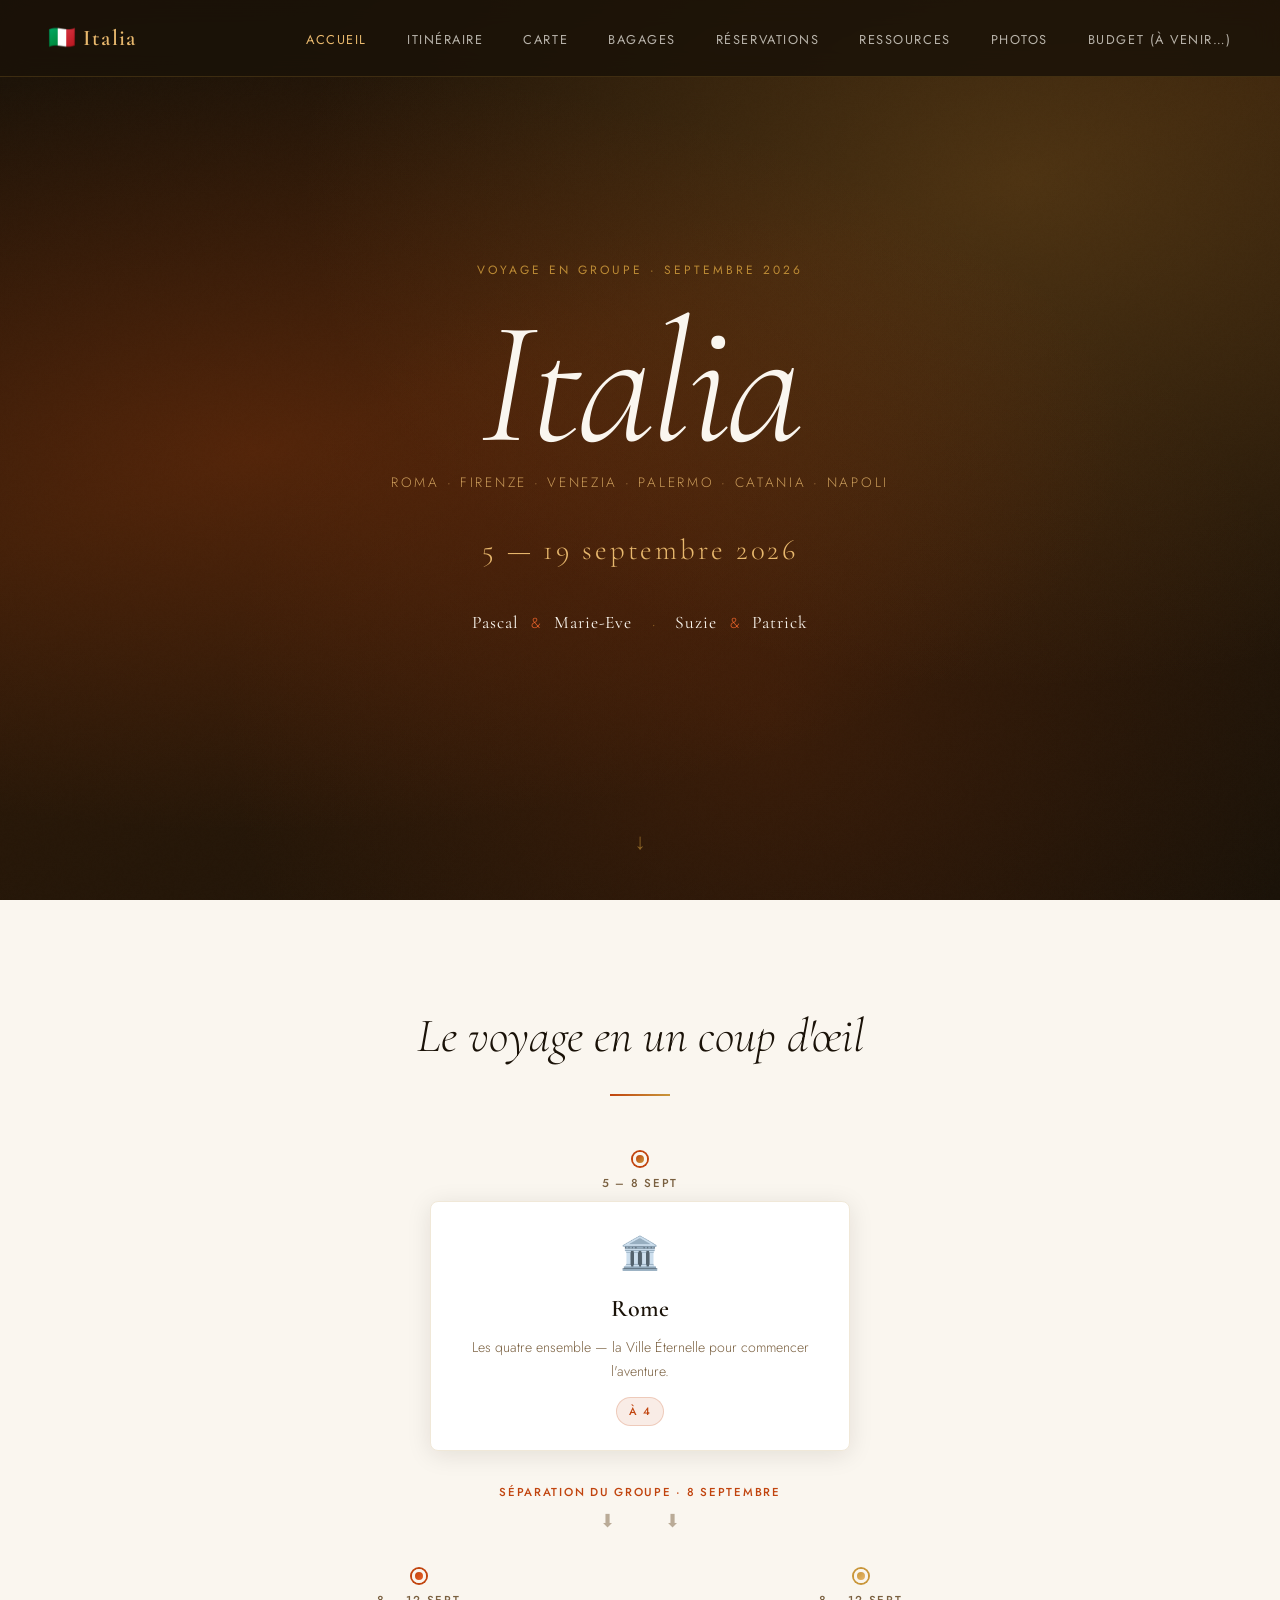
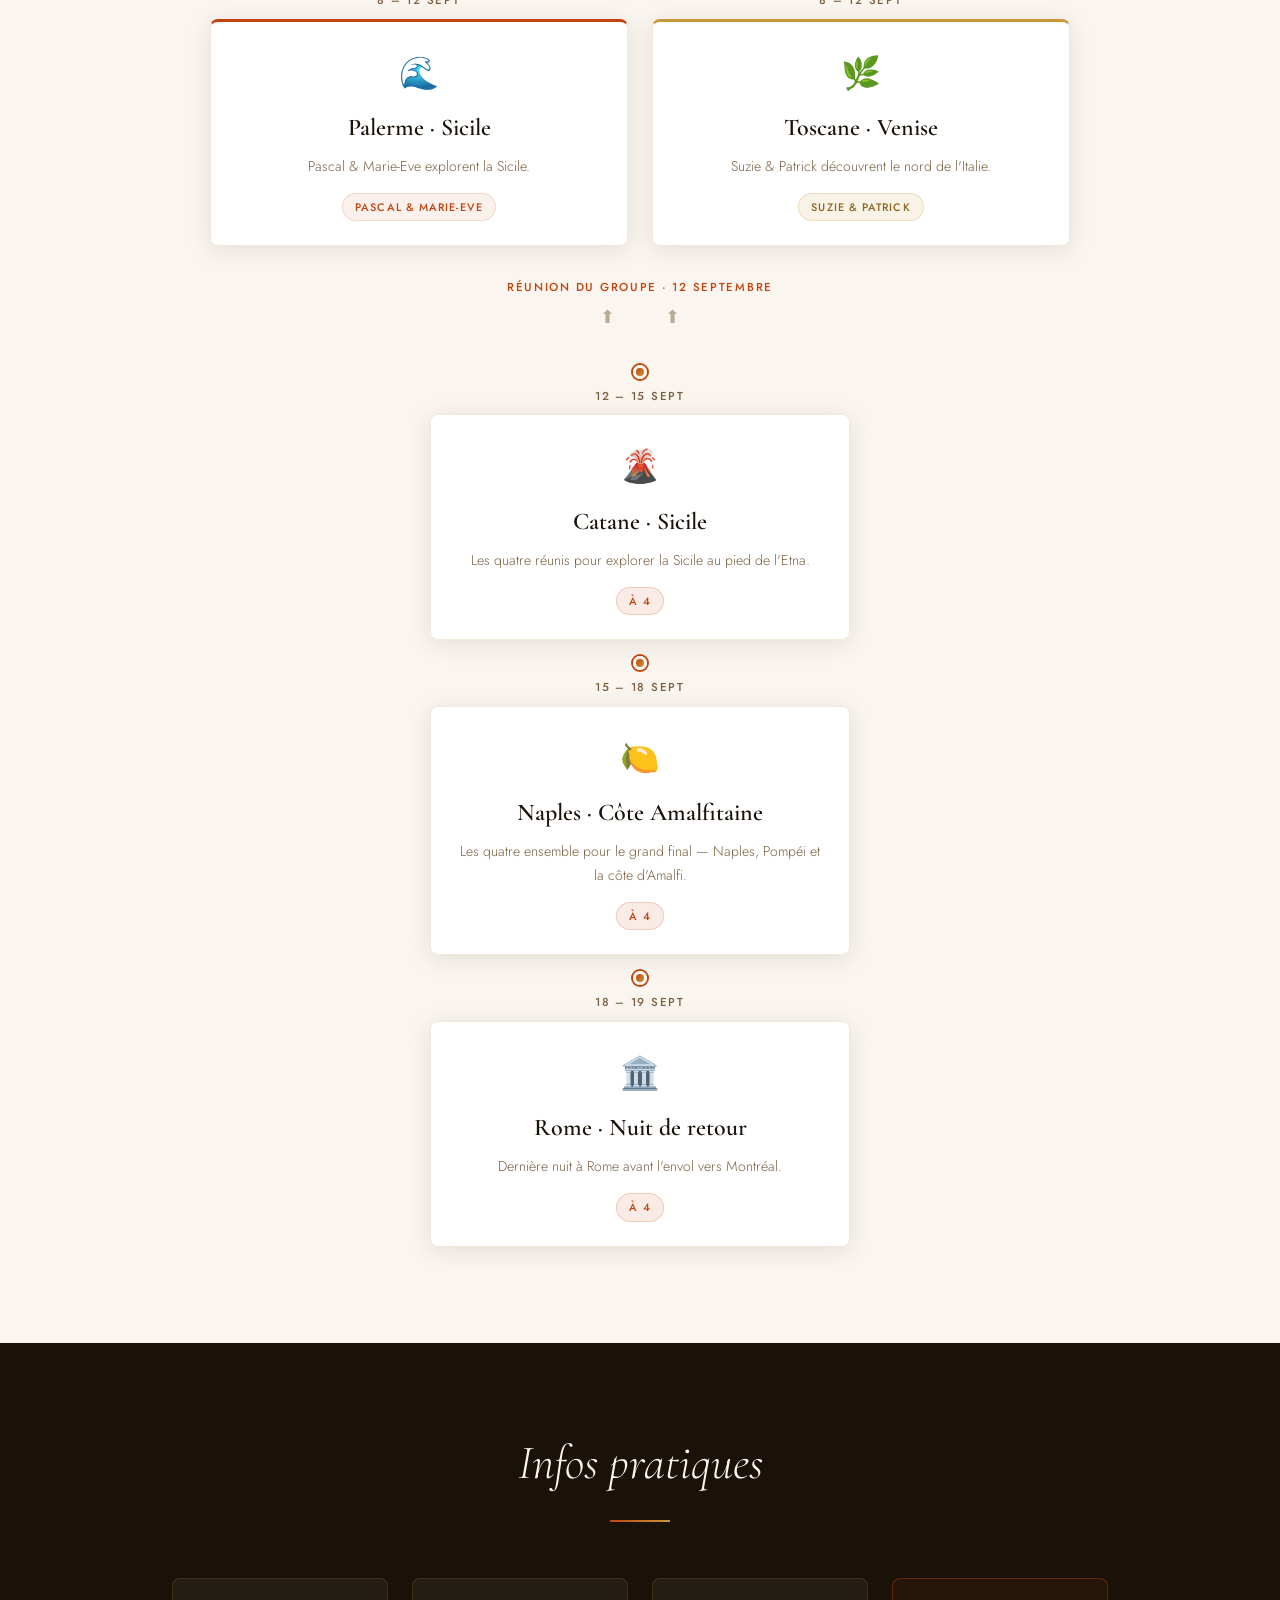
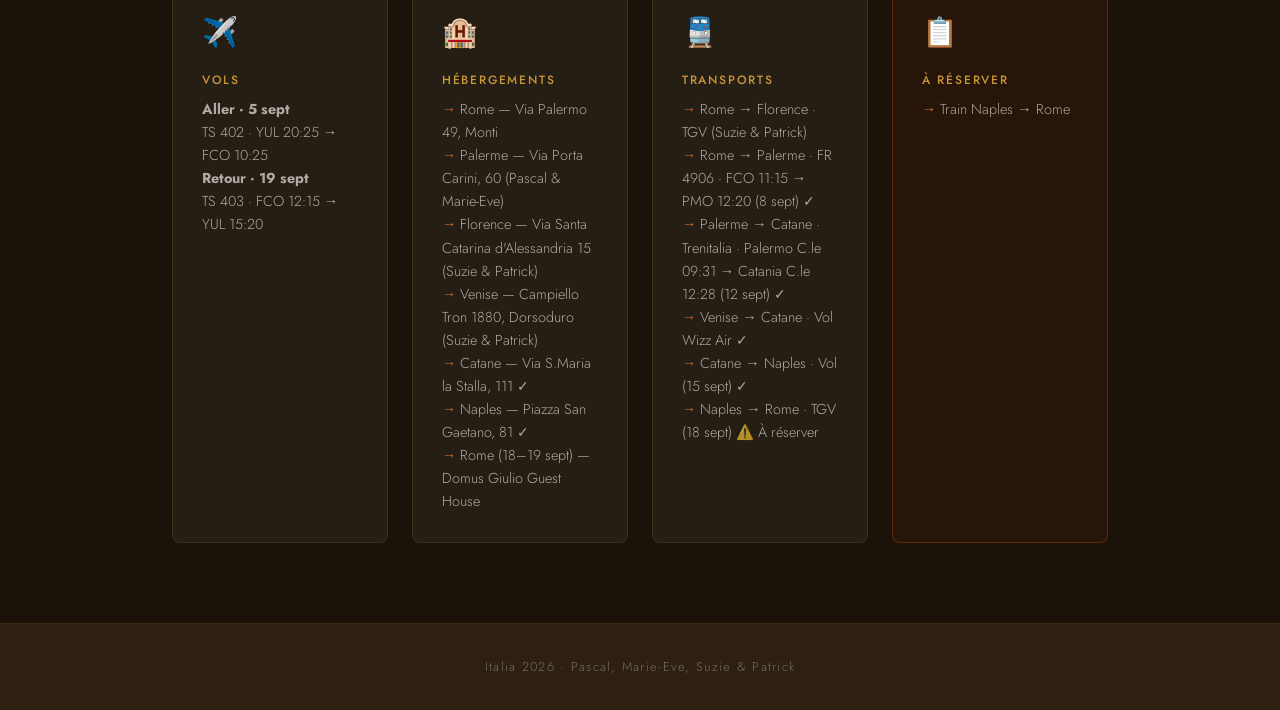
<file: index.html>
<!DOCTYPE html>
<html lang="fr">
<head>
  <meta charset="UTF-8" />
  <meta name="viewport" content="width=device-width, initial-scale=1.0" />
  <title>Italia — Septembre 2026</title>
  <link rel="stylesheet" href="css/style.css" />
  <link rel="preconnect" href="https://fonts.googleapis.com" />
  <link rel="preconnect" href="https://fonts.gstatic.com" crossorigin />
  <link href="https://fonts.googleapis.com/css2?family=Cormorant+Garamond:ital,wght@0,300;0,400;0,600;1,300;1,400&family=Jost:wght@300;400;500&display=swap" rel="stylesheet" />
</head>
<body>

  <!-- Navigation -->
  <nav class="nav">
    <div class="nav-logo">🇮🇹 Italia</div>
    <button class="nav-hamburger" aria-label="Menu" onclick="toggleNav(this)">
      <span></span><span></span><span></span>
    </button>
    <ul class="nav-links" id="nav-links">
      <li><a href="index.html" class="active">Accueil</a></li>
      <li><a href="itineraire.html">Itinéraire</a></li>
      <li><a href="carte.html">Carte</a></li>
      <li><a href="checklist.html">Bagages</a></li>
      <li><a href="reservations.html">Réservations</a></li>
      <li><a href="ressources.html">Ressources</a></li>
      <li><a href="photos.html">Photos</a></li>
      <li><a href="#">Budget (à venir…)</a></li>
    </ul>
  </nav>

  <!-- Hero -->
  <header class="hero">
    <div class="hero-bg"></div>
    <div class="hero-content">
      <p class="hero-eyebrow">Voyage en groupe · Septembre 2026</p>
      <h1 class="hero-title">
        <span class="hero-title-main">Italia</span>
        <span class="hero-title-sub">Roma · Firenze · Venezia · Palermo · Catania · Napoli</span>
      </h1>
      <p class="hero-dates">5 — 19 septembre 2026</p>
      <div class="hero-voyageurs">
        <span class="voyageur">Pascal</span>
        <span class="sep">&amp;</span>
        <span class="voyageur">Marie-Eve</span>
        <span class="divider">·</span>
        <span class="voyageur">Suzie</span>
        <span class="sep">&amp;</span>
        <span class="voyageur">Patrick</span>
      </div>
    </div>
    <div class="hero-scroll">↓</div>
  </header>

  <!-- Aperçu du voyage -->
  <section class="apercu">
    <div class="container">
      <h2 class="section-title">Le voyage en un coup d'œil</h2>
      <div class="timeline">

        <div class="timeline-item">
          <div class="timeline-dot"></div>
          <div class="timeline-date">5 – 8 sept</div>
          <div class="timeline-card">
            <div class="timeline-icon">🏛️</div>
            <h3>Rome</h3>
            <p>Les quatre ensemble — la Ville Éternelle pour commencer l'aventure.</p>
            <span class="badge badge-groupe">À 4</span>
          </div>
        </div>

        <div class="timeline-split">
          <div class="split-label">Séparation du groupe · 8 septembre</div>
          <div class="split-arrow">⬇ &nbsp;&nbsp;&nbsp;&nbsp;&nbsp;&nbsp;&nbsp;&nbsp; ⬇</div>
        </div>

        <div class="timeline-duo">
          <div class="timeline-item">
            <div class="timeline-dot dot-a"></div>
            <div class="timeline-date">8 – 12 sept</div>
            <div class="timeline-card card-a">
              <div class="timeline-icon">🌊</div>
              <h3>Palerme · Sicile</h3>
              <p>Pascal &amp; Marie-Eve explorent la Sicile.</p>
              <span class="badge badge-couple-a">Pascal &amp; Marie-Eve</span>
            </div>
          </div>

          <div class="timeline-item">
            <div class="timeline-dot dot-b"></div>
            <div class="timeline-date">8 – 12 sept</div>
            <div class="timeline-card card-b">
              <div class="timeline-icon">🌿</div>
              <h3>Toscane · Venise</h3>
              <p>Suzie &amp; Patrick découvrent le nord de l'Italie.</p>
              <span class="badge badge-couple-b">Suzie &amp; Patrick</span>
            </div>
          </div>
        </div>

        <div class="timeline-split">
          <div class="split-label">Réunion du groupe · 12 septembre</div>
          <div class="split-arrow">⬆ &nbsp;&nbsp;&nbsp;&nbsp;&nbsp;&nbsp;&nbsp;&nbsp; ⬆</div>
        </div>

        <div class="timeline-item">
          <div class="timeline-dot"></div>
          <div class="timeline-date">12 – 15 sept</div>
          <div class="timeline-card">
            <div class="timeline-icon">🌋</div>
            <h3>Catane · Sicile</h3>
            <p>Les quatre réunis pour explorer la Sicile au pied de l'Etna.</p>
            <span class="badge badge-groupe">À 4</span>
          </div>
        </div>

        <div class="timeline-item">
          <div class="timeline-dot"></div>
          <div class="timeline-date">15 – 18 sept</div>
          <div class="timeline-card">
            <div class="timeline-icon">🍋</div>
            <h3>Naples · Côte Amalfitaine</h3>
            <p>Les quatre ensemble pour le grand final — Naples, Pompéi et la côte d'Amalfi.</p>
            <span class="badge badge-groupe">À 4</span>
          </div>
        </div>

        <div class="timeline-item">
          <div class="timeline-dot"></div>
          <div class="timeline-date">18 – 19 sept</div>
          <div class="timeline-card">
            <div class="timeline-icon">🏛️</div>
            <h3>Rome · Nuit de retour</h3>
            <p>Dernière nuit à Rome avant l'envol vers Montréal.</p>
            <span class="badge badge-groupe">À 4</span>
          </div>
        </div>

      </div>
    </div>
  </section>

  <!-- Infos pratiques -->
  <section class="infos">
    <div class="container">
      <h2 class="section-title">Infos pratiques</h2>
      <div class="infos-grid">
        <div class="info-card">
          <div class="info-icon">✈️</div>
          <h4>Vols</h4>
          <p><strong>Aller · 5 sept</strong><br>TS 402 · YUL 20:25 → FCO 10:25</p>
          <p><strong>Retour · 19 sept</strong><br>TS 403 · FCO 12:15 → YUL 15:20</p>
        </div>
        <div class="info-card">
          <div class="info-icon">🏨</div>
          <h4>Hébergements</h4>
          <ul>
            <li>Rome — Via Palermo 49, Monti</li>
            <li>Palerme — Via Porta Carini, 60 (Pascal &amp; Marie-Eve)</li>
            <li>Florence — Via Santa Catarina d'Alessandria 15 (Suzie &amp; Patrick)</li>
            <li>Venise — Campiello Tron 1880, Dorsoduro (Suzie &amp; Patrick)</li>
            <li>Catane — Via S.Maria la Stalla, 111 ✓</li>
            <li>Naples — Piazza San Gaetano, 81 ✓</li>
            <li>Rome (18–19 sept) — Domus Giulio Guest House</li>
          </ul>
        </div>
        <div class="info-card">
          <div class="info-icon">🚆</div>
          <h4>Transports</h4>
          <ul>
            <li>Rome → Florence · TGV (Suzie &amp; Patrick)</li>
            <li>Rome → Palerme · FR 4906 · FCO 11:15 → PMO 12:20 (8 sept) ✓</li>
            <li>Palerme → Catane · Trenitalia · Palermo C.le 09:31 → Catania C.le 12:28 (12 sept) ✓</li>
            <li>Venise → Catane · Vol Wizz Air ✓</li>
            <li>Catane → Naples · Vol (15 sept) ✓</li>
            <li>Naples → Rome · TGV (18 sept) ⚠️ À réserver</li>
          </ul>
        </div>
        <div class="info-card highlight">
          <div class="info-icon">📋</div>
          <h4>À réserver</h4>
          <ul>
            <li>Train Naples → Rome</li>
          </ul>
        </div>
      </div>
    </div>
  </section>

  <footer class="footer">
    <p>Italia 2026 · Pascal, Marie-Eve, Suzie &amp; Patrick</p>
  </footer>

  <script src="js/main.js"></script>
</body>
</html>
</file>
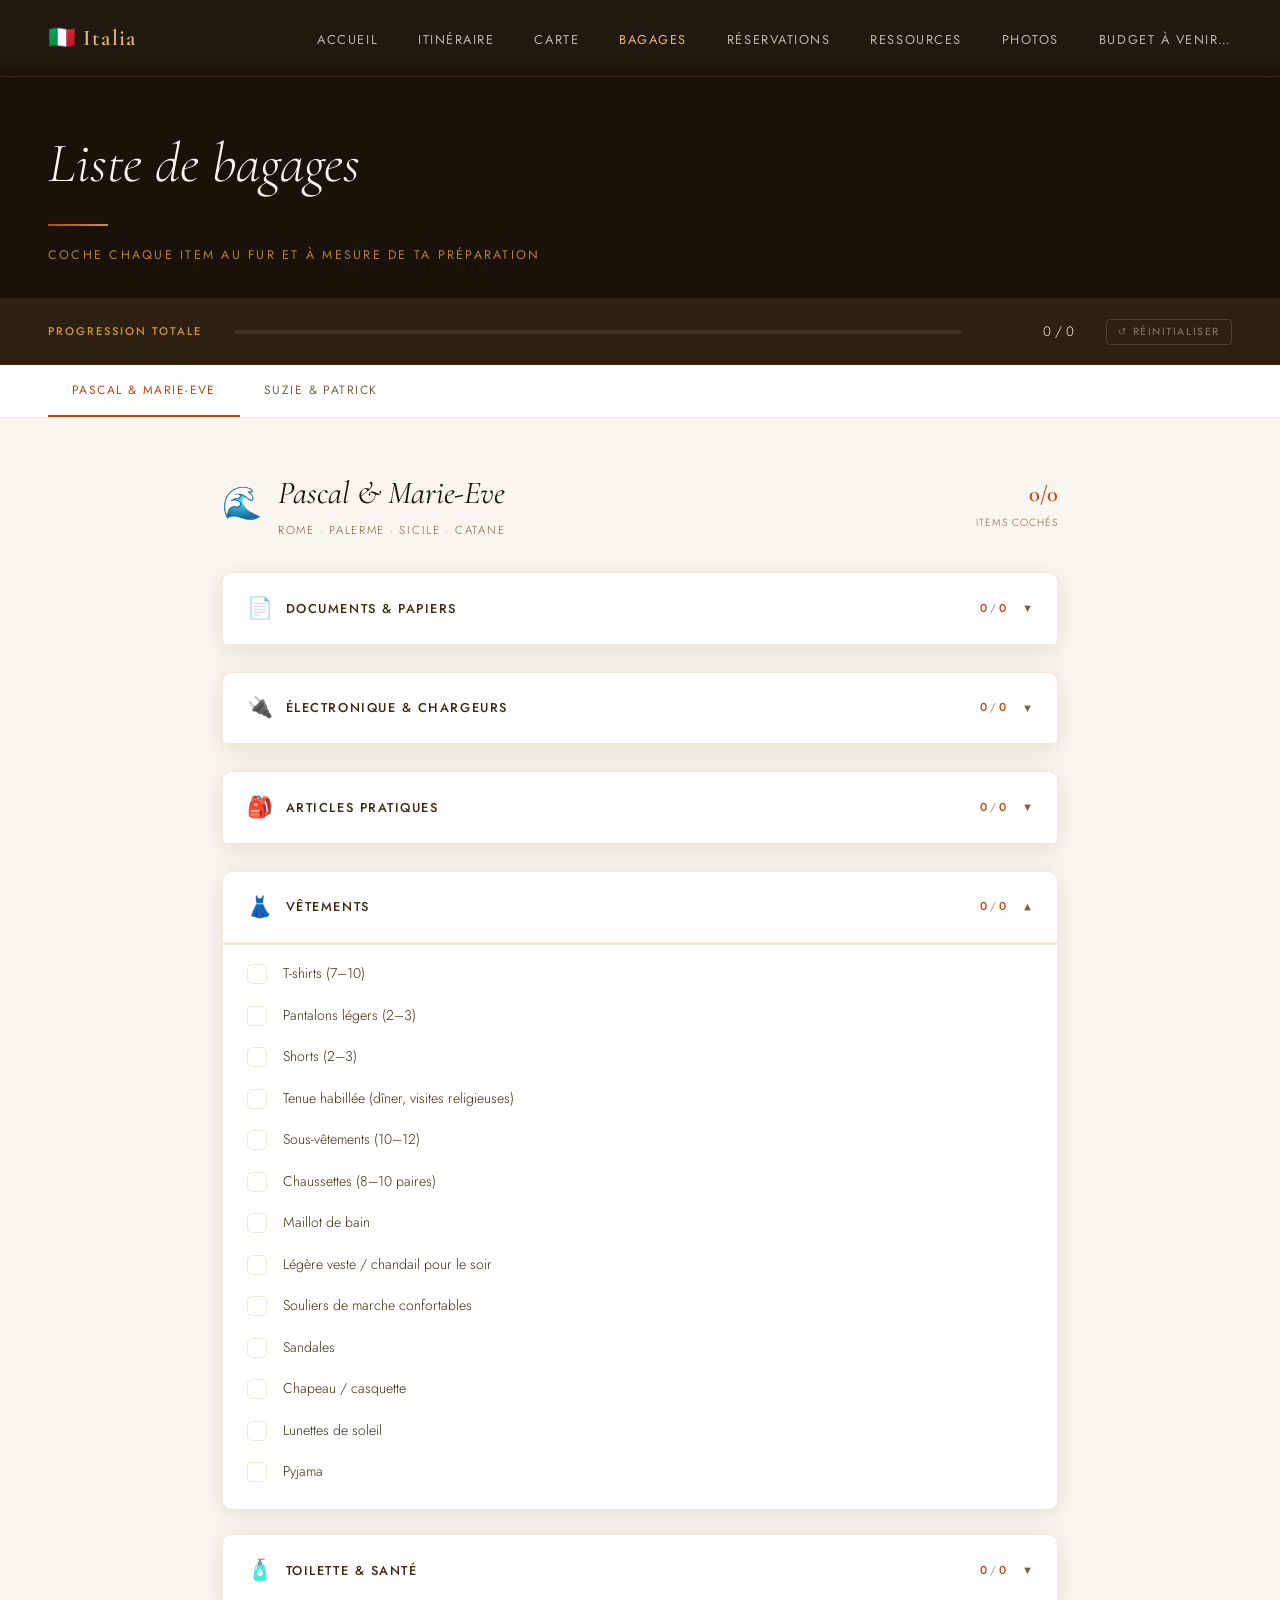
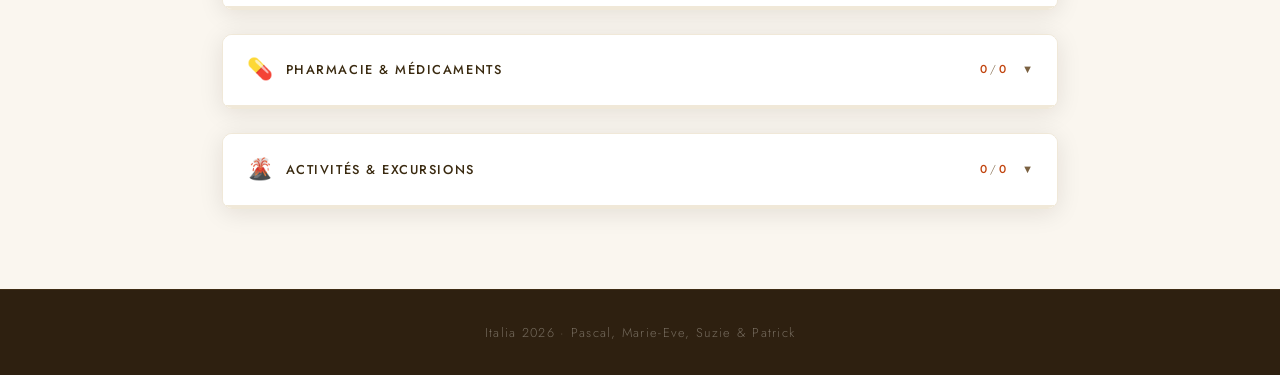
<file: checklist.html>
<!DOCTYPE html>
<html lang="fr">
<head>
  <meta charset="UTF-8" />
  <meta name="viewport" content="width=device-width, initial-scale=1.0" />
  <title>Liste de bagages — Italia 2026</title>
  <link rel="preconnect" href="https://fonts.googleapis.com" />
  <link rel="preconnect" href="https://fonts.gstatic.com" crossorigin />
  <link href="https://fonts.googleapis.com/css2?family=Cormorant+Garamond:ital,wght@0,300;0,400;0,600;1,300;1,400&family=Jost:wght@300;400;500&display=swap" rel="stylesheet" />

  <style>
    :root {
      --terracotta: #C1440E;
      --terracotta-light: #E8622A;
      --gold: #C9963A;
      --gold-light: #E8B86D;
      --cream: #FAF6EF;
      --cream-dark: #F0E8D8;
      --dark: #1A1208;
      --dark-mid: #2E2010;
      --text: #3A2A10;
      --text-light: #7A6040;
      --white: #FFFFFF;
      --font-display: 'Cormorant Garamond', Georgia, serif;
      --font-body: 'Jost', sans-serif;
      --shadow: 0 4px 24px rgba(26, 18, 8, 0.10);
      --shadow-hover: 0 8px 40px rgba(26, 18, 8, 0.18);
    }

    *, *::before, *::after { box-sizing: border-box; margin: 0; padding: 0; }
    html { scroll-behavior: smooth; }

    body {
      background: var(--cream);
      color: var(--text);
      font-family: var(--font-body);
      font-weight: 300;
      line-height: 1.7;
      overflow-x: hidden;
    }

    /* ── Navigation ── */
    .nav {
      position: fixed;
      top: 0; left: 0; right: 0;
      z-index: 1000;
      display: flex;
      align-items: center;
      justify-content: space-between;
      padding: 1.2rem 3rem;
      background: rgba(26, 18, 8, 0.97);
      backdrop-filter: blur(12px);
      border-bottom: 1px solid rgba(201, 150, 58, 0.2);
    }
    .nav-logo {
      font-family: var(--font-display);
      font-size: 1.4rem;
      font-weight: 600;
      color: var(--gold-light);
      letter-spacing: 0.05em;
      text-decoration: none;
    }
    .nav-links {
      list-style: none;
      display: flex;
      gap: 2.5rem;
    }
    .nav-links a {
      text-decoration: none;
      color: rgba(250, 246, 239, 0.7);
      font-size: 0.8rem;
      font-weight: 400;
      letter-spacing: 0.12em;
      text-transform: uppercase;
      transition: color 0.3s;
    }
    .nav-links a:hover, .nav-links a.active { color: var(--gold-light); }

    /* ── En-tête ── */
    .page-header {
      margin-top: 68px;
      background: var(--dark);
      padding: 3rem 3rem 2rem;
      border-bottom: 1px solid rgba(201, 150, 58, 0.15);
    }
    .page-header h1 {
      font-family: var(--font-display);
      font-size: clamp(2.2rem, 5vw, 3.5rem);
      font-weight: 300;
      font-style: italic;
      color: var(--cream);
      margin-bottom: 0.3rem;
    }
    .page-header h1::after {
      content: '';
      display: block;
      width: 60px;
      height: 2px;
      background: linear-gradient(90deg, var(--terracotta), var(--gold));
      margin-top: 0.8rem;
    }
    .page-header p {
      font-size: 0.78rem;
      font-weight: 400;
      letter-spacing: 0.18em;
      text-transform: uppercase;
      color: var(--gold);
      margin-top: 1.2rem;
      opacity: 0.85;
    }

    /* ── Barre de progression globale ── */
    .progression-globale {
      background: var(--dark-mid);
      padding: 1.2rem 3rem;
      display: flex;
      align-items: center;
      gap: 2rem;
      border-bottom: 1px solid rgba(201, 150, 58, 0.1);
    }
    .prog-label {
      font-size: 0.7rem;
      font-weight: 500;
      letter-spacing: 0.18em;
      text-transform: uppercase;
      color: var(--gold);
      white-space: nowrap;
    }
    .prog-bar-wrap {
      flex: 1;
      height: 4px;
      background: rgba(255,255,255,0.08);
      border-radius: 4px;
      overflow: hidden;
    }
    .prog-bar {
      height: 100%;
      background: linear-gradient(90deg, var(--terracotta), var(--gold));
      border-radius: 4px;
      transition: width 0.4s ease;
      width: 0%;
    }
    .prog-count {
      font-size: 0.85rem;
      color: var(--cream);
      white-space: nowrap;
      min-width: 80px;
      text-align: right;
    }
    .btn-reset {
      font-family: var(--font-body);
      font-size: 0.65rem;
      font-weight: 500;
      letter-spacing: 0.15em;
      text-transform: uppercase;
      color: rgba(250,246,239,0.35);
      background: none;
      border: 1px solid rgba(250,246,239,0.15);
      border-radius: 4px;
      padding: 0.3rem 0.7rem;
      cursor: pointer;
      transition: all 0.2s;
      white-space: nowrap;
    }
    .btn-reset:hover { color: var(--terracotta-light); border-color: var(--terracotta-light); }

    /* ── Sélecteur de voyageur ── */
    .voyageur-tabs {
      background: var(--white);
      border-bottom: 1px solid var(--cream-dark);
      padding: 0 3rem;
      display: flex;
      gap: 0;
      overflow-x: auto;
    }
    .tab-btn {
      font-family: var(--font-body);
      font-size: 0.75rem;
      font-weight: 400;
      letter-spacing: 0.12em;
      text-transform: uppercase;
      color: var(--text-light);
      background: none;
      border: none;
      border-bottom: 2px solid transparent;
      padding: 1rem 1.5rem;
      cursor: pointer;
      transition: all 0.2s;
      white-space: nowrap;
    }
    .tab-btn:hover { color: var(--text); }
    .tab-btn.active {
      color: var(--terracotta);
      border-bottom-color: var(--terracotta);
    }

    /* ── Contenu principal ── */
    .main {
      max-width: 900px;
      margin: 0 auto;
      padding: 3rem 2rem 5rem;
    }

    /* ── Panel voyageur ── */
    .voyageur-panel { display: none; }
    .voyageur-panel.active { display: block; animation: fadeUp 0.4s ease; }

    .voyageur-header {
      display: flex;
      align-items: center;
      gap: 1rem;
      margin-bottom: 2rem;
    }
    .voyageur-avatar {
      font-size: 2rem;
    }
    .voyageur-info h2 {
      font-family: var(--font-display);
      font-size: 2rem;
      font-weight: 400;
      font-style: italic;
      color: var(--dark);
    }
    .voyageur-info p {
      font-size: 0.72rem;
      letter-spacing: 0.15em;
      text-transform: uppercase;
      color: var(--text-light);
    }

    /* Mini progression par voyageur */
    .mini-prog {
      margin-left: auto;
      text-align: right;
    }
    .mini-prog-count {
      font-size: 1.4rem;
      font-family: var(--font-display);
      color: var(--terracotta);
      font-weight: 600;
    }
    .mini-prog-label {
      font-size: 0.65rem;
      letter-spacing: 0.1em;
      text-transform: uppercase;
      color: var(--text-light);
    }

    /* ── Catégories ── */
    .categories {
      display: flex;
      flex-direction: column;
      gap: 1.5rem;
    }

    .categorie {
      background: var(--white);
      border: 1px solid var(--cream-dark);
      border-radius: 10px;
      overflow: hidden;
      box-shadow: var(--shadow);
    }

    .categorie-header {
      display: flex;
      align-items: center;
      justify-content: space-between;
      padding: 1.1rem 1.5rem;
      cursor: pointer;
      background: var(--white);
      transition: background 0.2s;
      user-select: none;
    }
    .categorie-header:hover { background: var(--cream); }

    .categorie-titre {
      display: flex;
      align-items: center;
      gap: 0.8rem;
    }
    .categorie-icon { font-size: 1.3rem; }
    .categorie-nom {
      font-size: 0.8rem;
      font-weight: 500;
      letter-spacing: 0.12em;
      text-transform: uppercase;
      color: var(--text);
    }

    .categorie-meta {
      display: flex;
      align-items: center;
      gap: 1rem;
    }
    .cat-prog {
      font-size: 0.72rem;
      color: var(--text-light);
    }
    .cat-prog span { color: var(--terracotta); font-weight: 500; }

    .chevron {
      font-size: 0.7rem;
      color: var(--text-light);
      transition: transform 0.3s;
    }
    .categorie.open .chevron { transform: rotate(180deg); }

    .cat-prog-bar {
      height: 3px;
      background: var(--cream-dark);
    }
    .cat-prog-fill {
      height: 100%;
      background: linear-gradient(90deg, var(--terracotta), var(--gold));
      transition: width 0.4s ease;
      width: 0%;
    }

    /* Items */
    .categorie-items {
      display: none;
      padding: 0.5rem 0 1rem;
    }
    .categorie.open .categorie-items { display: block; }

    .item {
      display: flex;
      align-items: center;
      gap: 1rem;
      padding: 0.55rem 1.5rem;
      transition: background 0.15s;
      cursor: pointer;
    }
    .item:hover { background: var(--cream); }

    /* Checkbox custom */
    .item-check {
      width: 20px;
      height: 20px;
      border: 1.5px solid var(--cream-dark);
      border-radius: 5px;
      display: flex;
      align-items: center;
      justify-content: center;
      flex-shrink: 0;
      transition: all 0.2s;
      background: var(--white);
    }
    .item.checked .item-check {
      background: var(--terracotta);
      border-color: var(--terracotta);
    }
    .item-check::after {
      content: '✓';
      font-size: 0.75rem;
      color: white;
      opacity: 0;
      transition: opacity 0.2s;
    }
    .item.checked .item-check::after { opacity: 1; }

    .item-label {
      font-size: 0.88rem;
      color: var(--text);
      transition: color 0.2s;
      flex: 1;
    }
    .item.checked .item-label {
      color: var(--text-light);
      text-decoration: line-through;
      text-decoration-color: rgba(122, 96, 64, 0.4);
    }

    .item-note {
      font-size: 0.72rem;
      color: var(--text-light);
      font-style: italic;
    }

    /* ── Footer ── */
    .footer {
      background: var(--dark-mid);
      border-top: 1px solid rgba(201, 150, 58, 0.1);
      text-align: center;
      padding: 2rem;
      font-size: 0.8rem;
      color: rgba(250, 246, 239, 0.35);
      letter-spacing: 0.1em;
    }

    /* ── Animations ── */
    @keyframes fadeUp {
      from { opacity: 0; transform: translateY(16px); }
      to   { opacity: 1; transform: translateY(0); }
    }

    /* ── Responsive ── */
    /* ── Hamburger ── */
    .nav-hamburger {
      display: none;
      flex-direction: column;
      justify-content: center;
      gap: 5px;
      background: none;
      border: none;
      cursor: pointer;
      padding: 4px;
    }
    .nav-hamburger span {
      display: block;
      width: 24px;
      height: 2px;
      background: var(--gold-light);
      border-radius: 2px;
      transition: transform 0.3s ease, opacity 0.3s ease;
      transform-origin: center;
    }
    .nav-hamburger.open span:nth-child(1) { transform: translateY(7px) rotate(45deg); }
    .nav-hamburger.open span:nth-child(2) { opacity: 0; transform: scaleX(0); }
    .nav-hamburger.open span:nth-child(3) { transform: translateY(-7px) rotate(-45deg); }

    @media (max-width: 640px) {
      .nav { padding: 1rem 1.5rem; }
      .nav-hamburger { display: flex; }
      .nav-links {
        display: none;
        flex-direction: column;
        gap: 0;
        position: absolute;
        top: 100%;
        left: 0; right: 0;
        background: rgba(26,18,8,0.98);
        border-bottom: 1px solid rgba(201,150,58,0.2);
        backdrop-filter: blur(12px);
        padding: 0.5rem 0 1rem;
      }
      .nav-links.open { display: flex; }
      .nav-links li { width: 100%; }
      .nav-links a {
        display: block;
        padding: 0.8rem 2rem;
        font-size: 0.85rem;
        letter-spacing: 0.1em;
        border-bottom: 1px solid rgba(201,150,58,0.07);
      }
      .nav-links li:last-child a { border-bottom: none; }
      .page-header { padding: 2rem 1.5rem 1.5rem; }
      .progression-globale { padding: 1rem 1.5rem; gap: 1rem; }
      .voyageur-tabs { padding: 0 1rem; }
      .main { padding: 2rem 1rem 4rem; }
    }
  </style>
</head>
<body>

  <!-- Navigation -->
  <nav class="nav">
    <a href="index.html" class="nav-logo">🇮🇹 Italia</a>
    <button class="nav-hamburger" aria-label="Menu" onclick="toggleNav(this)">
      <span></span><span></span><span></span>
    </button>
    <ul class="nav-links" id="nav-links">
      <li><a href="index.html">Accueil</a></li>
      <li><a href="itineraire.html">Itinéraire</a></li>
      <li><a href="carte.html">Carte</a></li>
      <li><a href="checklist.html" class="active">Bagages</a></li>
      <li><a href="reservations.html">Réservations</a></li>
      <li><a href="ressources.html">Ressources</a></li>
      <li><a href="photos.html">Photos</a></li>
      <li><a href="#">Budget à venir…</a></li>
    </ul>
  </nav>

  <!-- En-tête -->
  <div class="page-header">
    <h1>Liste de bagages</h1>
    <p>Coche chaque item au fur et à mesure de ta préparation</p>
  </div>

  <!-- Progression globale -->
  <div class="progression-globale">
    <span class="prog-label">Progression totale</span>
    <div class="prog-bar-wrap">
      <div class="prog-bar" id="prog-bar-global"></div>
    </div>
    <span class="prog-count" id="prog-count-global">0 / 0</span>
    <button class="btn-reset" onclick="resetTout()">↺ Réinitialiser</button>
  </div>

  <!-- Onglets voyageurs -->
  <div class="voyageur-tabs">
    <button class="tab-btn active" onclick="switchTab('pascal')">Pascal &amp; Marie-Eve</button>
    <button class="tab-btn" onclick="switchTab('suzie')">Suzie &amp; Patrick</button>
  </div>

  <!-- Contenu -->
  <main class="main">

    <!-- ══════════════════════════════════════
         ONGLET : TOUT LE GROUPE
    ══════════════════════════════════════ -->
    <!-- ══════════════════════════════════════
         ONGLET : PASCAL & Marie-Eve
    ══════════════════════════════════════ -->
    <div class="voyageur-panel active" id="panel-pascal">
      <div class="voyageur-header">
        <span class="voyageur-avatar">🌊</span>
        <div class="voyageur-info">
          <h2>Pascal &amp; Marie-Eve</h2>
          <p>Rome · Palerme · Sicile · Catane</p>
        </div>
        <div class="mini-prog">
          <div class="mini-prog-count" id="count-pascal">0/0</div>
          <div class="mini-prog-label">items cochés</div>
        </div>
      </div>

      <div class="categories" id="cats-pascal">

        <div class="categorie" data-cat="pascal-docs">
          <div class="categorie-header" onclick="toggleCat(this)">
            <div class="categorie-titre">
              <span class="categorie-icon">📄</span>
              <span class="categorie-nom">Documents &amp; papiers</span>
            </div>
            <div class="categorie-meta">
              <span class="cat-prog"><span class="cat-done">0</span> / <span class="cat-total">0</span></span>
              <span class="chevron">▼</span>
            </div>
          </div>
          <div class="cat-prog-bar"><div class="cat-prog-fill"></div></div>
          <div class="categorie-items">
            <div class="item" onclick="toggleItem(this)"><div class="item-check"></div><span class="item-label">Passeport</span><span class="item-note">Valide 6 mois après le retour</span></div>
            <div class="item" onclick="toggleItem(this)"><div class="item-check"></div><span class="item-label">Carte d'identité / permis de conduire</span></div>
            <div class="item" onclick="toggleItem(this)"><div class="item-check"></div><span class="item-label">Assurance voyage (numéro de police)</span></div>
            <div class="item" onclick="toggleItem(this)"><div class="item-check"></div><span class="item-label">Carte de crédit / débit (avisé pour l'étranger)</span></div>
            <div class="item" onclick="toggleItem(this)"><div class="item-check"></div><span class="item-label">Euros en espèces</span><span class="item-note">Pour petits achats et pourboires</span></div>
            <div class="item" onclick="toggleItem(this)"><div class="item-check"></div><span class="item-label">Copies des réservations (hébergements, vols)</span></div>
            <div class="item" onclick="toggleItem(this)"><div class="item-check"></div><span class="item-label">Numéros d'urgence (consulat canadien)</span></div>
            <div class="item" onclick="toggleItem(this)"><div class="item-check"></div><span class="item-label">Photo de tous les documents importants (téléphone)</span></div>
          </div>
        </div>

        <div class="categorie" data-cat="pascal-elec">
          <div class="categorie-header" onclick="toggleCat(this)">
            <div class="categorie-titre">
              <span class="categorie-icon">🔌</span>
              <span class="categorie-nom">Électronique &amp; chargeurs</span>
            </div>
            <div class="categorie-meta">
              <span class="cat-prog"><span class="cat-done">0</span> / <span class="cat-total">0</span></span>
              <span class="chevron">▼</span>
            </div>
          </div>
          <div class="cat-prog-bar"><div class="cat-prog-fill"></div></div>
          <div class="categorie-items">
            <div class="item" onclick="toggleItem(this)"><div class="item-check"></div><span class="item-label">Adaptateur de prise (Europe type C/F)</span></div>
            <div class="item" onclick="toggleItem(this)"><div class="item-check"></div><span class="item-label">Téléphone &amp; chargeur</span></div>
            <div class="item" onclick="toggleItem(this)"><div class="item-check"></div><span class="item-label">Batterie externe (power bank)</span></div>
            <div class="item" onclick="toggleItem(this)"><div class="item-check"></div><span class="item-label">Appareil photo &amp; chargeur</span></div>
            <div class="item" onclick="toggleItem(this)"><div class="item-check"></div><span class="item-label">Carte mémoire(s) supplémentaire(s)</span></div>
            <div class="item" onclick="toggleItem(this)"><div class="item-check"></div><span class="item-label">Écouteurs / AirPods</span></div>
            <div class="item" onclick="toggleItem(this)"><div class="item-check"></div><span class="item-label">Câbles de recharge</span></div>
          </div>
        </div>

        <div class="categorie" data-cat="pascal-pratique">
          <div class="categorie-header" onclick="toggleCat(this)">
            <div class="categorie-titre">
              <span class="categorie-icon">🎒</span>
              <span class="categorie-nom">Articles pratiques</span>
            </div>
            <div class="categorie-meta">
              <span class="cat-prog"><span class="cat-done">0</span> / <span class="cat-total">0</span></span>
              <span class="chevron">▼</span>
            </div>
          </div>
          <div class="cat-prog-bar"><div class="cat-prog-fill"></div></div>
          <div class="categorie-items">
            <div class="item" onclick="toggleItem(this)"><div class="item-check"></div><span class="item-label">Sacs de compression pour vêtements</span></div>
            <div class="item" onclick="toggleItem(this)"><div class="item-check"></div><span class="item-label">Sacs protecteurs pour bouteilles</span><span class="item-note">Anti-fuite dans les bagages</span></div>
            <div class="item" onclick="toggleItem(this)"><div class="item-check"></div><span class="item-label">Cadenas pour bagages</span></div>
            <div class="item" onclick="toggleItem(this)"><div class="item-check"></div><span class="item-label">Petite trousse à main (avion)</span></div>
            <div class="item" onclick="toggleItem(this)"><div class="item-check"></div><span class="item-label">Sacs Ziploc (liquides avion)</span></div>
            <div class="item" onclick="toggleItem(this)"><div class="item-check"></div><span class="item-label">Étiquettes de bagages</span></div>
            <div class="item" onclick="toggleItem(this)"><div class="item-check"></div><span class="item-label">Oreiller de voyage</span></div>
            <div class="item" onclick="toggleItem(this)"><div class="item-check"></div><span class="item-label">Masque de nuit &amp; bouchons d'oreilles</span></div>
          </div>
        </div>

        <div class="categorie open" data-cat="pascal-vêtements">
          <div class="categorie-header" onclick="toggleCat(this)">
            <div class="categorie-titre">
              <span class="categorie-icon">👗</span>
              <span class="categorie-nom">Vêtements</span>
            </div>
            <div class="categorie-meta">
              <span class="cat-prog"><span class="cat-done">0</span> / <span class="cat-total">0</span></span>
              <span class="chevron">▼</span>
            </div>
          </div>
          <div class="cat-prog-bar"><div class="cat-prog-fill"></div></div>
          <div class="categorie-items">
            <div class="item" onclick="toggleItem(this)"><div class="item-check"></div><span class="item-label">T-shirts (7–10)</span></div>
            <div class="item" onclick="toggleItem(this)"><div class="item-check"></div><span class="item-label">Pantalons légers (2–3)</span></div>
            <div class="item" onclick="toggleItem(this)"><div class="item-check"></div><span class="item-label">Shorts (2–3)</span></div>
            <div class="item" onclick="toggleItem(this)"><div class="item-check"></div><span class="item-label">Tenue habillée (dîner, visites religieuses)</span></div>
            <div class="item" onclick="toggleItem(this)"><div class="item-check"></div><span class="item-label">Sous-vêtements (10–12)</span></div>
            <div class="item" onclick="toggleItem(this)"><div class="item-check"></div><span class="item-label">Chaussettes (8–10 paires)</span></div>
            <div class="item" onclick="toggleItem(this)"><div class="item-check"></div><span class="item-label">Maillot de bain</span></div>
            <div class="item" onclick="toggleItem(this)"><div class="item-check"></div><span class="item-label">Légère veste / chandail pour le soir</span></div>
            <div class="item" onclick="toggleItem(this)"><div class="item-check"></div><span class="item-label">Souliers de marche confortables</span></div>
            <div class="item" onclick="toggleItem(this)"><div class="item-check"></div><span class="item-label">Sandales</span></div>
            <div class="item" onclick="toggleItem(this)"><div class="item-check"></div><span class="item-label">Chapeau / casquette</span></div>
            <div class="item" onclick="toggleItem(this)"><div class="item-check"></div><span class="item-label">Lunettes de soleil</span></div>
            <div class="item" onclick="toggleItem(this)"><div class="item-check"></div><span class="item-label">Pyjama</span></div>
          </div>
        </div>

        <div class="categorie" data-cat="pascal-toilette">
          <div class="categorie-header" onclick="toggleCat(this)">
            <div class="categorie-titre">
              <span class="categorie-icon">🧴</span>
              <span class="categorie-nom">Toilette &amp; santé</span>
            </div>
            <div class="categorie-meta">
              <span class="cat-prog"><span class="cat-done">0</span> / <span class="cat-total">0</span></span>
              <span class="chevron">▼</span>
            </div>
          </div>
          <div class="cat-prog-bar"><div class="cat-prog-fill"></div></div>
          <div class="categorie-items">
            <div class="item" onclick="toggleItem(this)"><div class="item-check"></div><span class="item-label">Brosse à dents &amp; dentifrice</span></div>
            <div class="item" onclick="toggleItem(this)"><div class="item-check"></div><span class="item-label">Shampooing &amp; revitalisant</span><span class="item-note">Format voyage ≤ 100ml</span></div>
            <div class="item" onclick="toggleItem(this)"><div class="item-check"></div><span class="item-label">Gel douche / savon</span></div>
            <div class="item" onclick="toggleItem(this)"><div class="item-check"></div><span class="item-label">Déodorant</span></div>
            <div class="item" onclick="toggleItem(this)"><div class="item-check"></div><span class="item-label">Rasoir &amp; mousse à raser</span></div>
            <div class="item" onclick="toggleItem(this)"><div class="item-check"></div><span class="item-label">Crème solaire (FPS 50+)</span><span class="item-note">Sicile en septembre — essentiel!</span></div>
            <div class="item" onclick="toggleItem(this)"><div class="item-check"></div><span class="item-label">Crème hydratante</span></div>
            <div class="item" onclick="toggleItem(this)"><div class="item-check"></div><span class="item-label">Chasse-moustiques</span></div>
            <div class="item" onclick="toggleItem(this)"><div class="item-check"></div><span class="item-label">Coupe-ongles</span></div>
            <div class="item" onclick="toggleItem(this)"><div class="item-check"></div><span class="item-label">Serviette microfibre</span></div>
          </div>
        </div>

        <div class="categorie" data-cat="pascal-pharmacie">
          <div class="categorie-header" onclick="toggleCat(this)">
            <div class="categorie-titre">
              <span class="categorie-icon">💊</span>
              <span class="categorie-nom">Pharmacie &amp; médicaments</span>
            </div>
            <div class="categorie-meta">
              <span class="cat-prog"><span class="cat-done">0</span> / <span class="cat-total">0</span></span>
              <span class="chevron">▼</span>
            </div>
          </div>
          <div class="cat-prog-bar"><div class="cat-prog-fill"></div></div>
          <div class="categorie-items">
            <div class="item" onclick="toggleItem(this)"><div class="item-check"></div><span class="item-label">Médicaments sur ordonnance</span><span class="item-note">Quantité suffisante + ordonnance</span></div>
            <div class="item" onclick="toggleItem(this)"><div class="item-check"></div><span class="item-label">Ibuprofène / Tylenol</span></div>
            <div class="item" onclick="toggleItem(this)"><div class="item-check"></div><span class="item-label">Antihistaminiques</span></div>
            <div class="item" onclick="toggleItem(this)"><div class="item-check"></div><span class="item-label">Antidiarrhéiques (Imodium)</span></div>
            <div class="item" onclick="toggleItem(this)"><div class="item-check"></div><span class="item-label">Antiacides</span></div>
            <div class="item" onclick="toggleItem(this)"><div class="item-check"></div><span class="item-label">Pansements &amp; désinfectant</span></div>
            <div class="item" onclick="toggleItem(this)"><div class="item-check"></div><span class="item-label">Crème contre les piqûres d'insectes</span></div>
            <div class="item" onclick="toggleItem(this)"><div class="item-check"></div><span class="item-label">Thermomètre</span></div>
          </div>
        </div>

        <div class="categorie" data-cat="pascal-activités">
          <div class="categorie-header" onclick="toggleCat(this)">
            <div class="categorie-titre">
              <span class="categorie-icon">🌋</span>
              <span class="categorie-nom">Activités &amp; excursions</span>
            </div>
            <div class="categorie-meta">
              <span class="cat-prog"><span class="cat-done">0</span> / <span class="cat-total">0</span></span>
              <span class="chevron">▼</span>
            </div>
          </div>
          <div class="cat-prog-bar"><div class="cat-prog-fill"></div></div>
          <div class="categorie-items">
            <div class="item" onclick="toggleItem(this)"><div class="item-check"></div><span class="item-label">Sac à dos de randonnée (léger)</span><span class="item-note">Pour l'Etna et Taormine</span></div>
            <div class="item" onclick="toggleItem(this)"><div class="item-check"></div><span class="item-label">Chaussures de randonnée</span><span class="item-note">Obligatoire pour l'Etna</span></div>
            <div class="item" onclick="toggleItem(this)"><div class="item-check"></div><span class="item-label">Gourde réutilisable</span></div>
            <div class="item" onclick="toggleItem(this)"><div class="item-check"></div><span class="item-label">Vêtement chaud pour l'Etna</span><span class="item-note">Température fraîche en altitude</span></div>
            <div class="item" onclick="toggleItem(this)"><div class="item-check"></div><span class="item-label">Châle / foulard (visites d'églises)</span></div>
            <div class="item" onclick="toggleItem(this)"><div class="item-check"></div><span class="item-label">Guide de voyage / carte locale</span></div>
            <div class="item" onclick="toggleItem(this)"><div class="item-check"></div><span class="item-label">Application de traduction (téléchargée hors ligne)</span></div>
          </div>
        </div>

      </div>
    </div>

    <!-- ══════════════════════════════════════
         ONGLET : SUZIE & PATRICK
    ══════════════════════════════════════ -->
    <div class="voyageur-panel" id="panel-suzie">
      <div class="voyageur-header">
        <span class="voyageur-avatar">🌿</span>
        <div class="voyageur-info">
          <h2>Suzie &amp; Patrick</h2>
          <p>Rome · Florence · Toscane · Venise · Catane</p>
        </div>
        <div class="mini-prog">
          <div class="mini-prog-count" id="count-suzie">0/0</div>
          <div class="mini-prog-label">items cochés</div>
        </div>
      </div>

      <div class="categories" id="cats-suzie">

        <div class="categorie" data-cat="suzie-docs">
          <div class="categorie-header" onclick="toggleCat(this)">
            <div class="categorie-titre">
              <span class="categorie-icon">📄</span>
              <span class="categorie-nom">Documents &amp; papiers</span>
            </div>
            <div class="categorie-meta">
              <span class="cat-prog"><span class="cat-done">0</span> / <span class="cat-total">0</span></span>
              <span class="chevron">▼</span>
            </div>
          </div>
          <div class="cat-prog-bar"><div class="cat-prog-fill"></div></div>
          <div class="categorie-items">
            <div class="item" onclick="toggleItem(this)"><div class="item-check"></div><span class="item-label">Passeport</span><span class="item-note">Valide 6 mois après le retour</span></div>
            <div class="item" onclick="toggleItem(this)"><div class="item-check"></div><span class="item-label">Carte d'identité / permis de conduire</span></div>
            <div class="item" onclick="toggleItem(this)"><div class="item-check"></div><span class="item-label">Assurance voyage (numéro de police)</span></div>
            <div class="item" onclick="toggleItem(this)"><div class="item-check"></div><span class="item-label">Carte de crédit / débit (avisé pour l'étranger)</span></div>
            <div class="item" onclick="toggleItem(this)"><div class="item-check"></div><span class="item-label">Euros en espèces</span><span class="item-note">Pour petits achats et pourboires</span></div>
            <div class="item" onclick="toggleItem(this)"><div class="item-check"></div><span class="item-label">Copies des réservations (hébergements, vols)</span></div>
            <div class="item" onclick="toggleItem(this)"><div class="item-check"></div><span class="item-label">Numéros d'urgence (consulat canadien)</span></div>
            <div class="item" onclick="toggleItem(this)"><div class="item-check"></div><span class="item-label">Photo de tous les documents importants (téléphone)</span></div>
          </div>
        </div>

        <div class="categorie" data-cat="suzie-elec">
          <div class="categorie-header" onclick="toggleCat(this)">
            <div class="categorie-titre">
              <span class="categorie-icon">🔌</span>
              <span class="categorie-nom">Électronique &amp; chargeurs</span>
            </div>
            <div class="categorie-meta">
              <span class="cat-prog"><span class="cat-done">0</span> / <span class="cat-total">0</span></span>
              <span class="chevron">▼</span>
            </div>
          </div>
          <div class="cat-prog-bar"><div class="cat-prog-fill"></div></div>
          <div class="categorie-items">
            <div class="item" onclick="toggleItem(this)"><div class="item-check"></div><span class="item-label">Adaptateur de prise (Europe type C/F)</span></div>
            <div class="item" onclick="toggleItem(this)"><div class="item-check"></div><span class="item-label">Téléphone &amp; chargeur</span></div>
            <div class="item" onclick="toggleItem(this)"><div class="item-check"></div><span class="item-label">Batterie externe (power bank)</span></div>
            <div class="item" onclick="toggleItem(this)"><div class="item-check"></div><span class="item-label">Appareil photo &amp; chargeur</span></div>
            <div class="item" onclick="toggleItem(this)"><div class="item-check"></div><span class="item-label">Carte mémoire(s) supplémentaire(s)</span></div>
            <div class="item" onclick="toggleItem(this)"><div class="item-check"></div><span class="item-label">Écouteurs / AirPods</span></div>
            <div class="item" onclick="toggleItem(this)"><div class="item-check"></div><span class="item-label">Câbles de recharge</span></div>
          </div>
        </div>

        <div class="categorie" data-cat="suzie-pratique">
          <div class="categorie-header" onclick="toggleCat(this)">
            <div class="categorie-titre">
              <span class="categorie-icon">🎒</span>
              <span class="categorie-nom">Articles pratiques</span>
            </div>
            <div class="categorie-meta">
              <span class="cat-prog"><span class="cat-done">0</span> / <span class="cat-total">0</span></span>
              <span class="chevron">▼</span>
            </div>
          </div>
          <div class="cat-prog-bar"><div class="cat-prog-fill"></div></div>
          <div class="categorie-items">
            <div class="item" onclick="toggleItem(this)"><div class="item-check"></div><span class="item-label">Sacs de compression pour vêtements</span></div>
            <div class="item" onclick="toggleItem(this)"><div class="item-check"></div><span class="item-label">Sacs protecteurs pour bouteilles</span><span class="item-note">Anti-fuite dans les bagages</span></div>
            <div class="item" onclick="toggleItem(this)"><div class="item-check"></div><span class="item-label">Cadenas pour bagages</span></div>
            <div class="item" onclick="toggleItem(this)"><div class="item-check"></div><span class="item-label">Petite trousse à main (avion)</span></div>
            <div class="item" onclick="toggleItem(this)"><div class="item-check"></div><span class="item-label">Sacs Ziploc (liquides avion)</span></div>
            <div class="item" onclick="toggleItem(this)"><div class="item-check"></div><span class="item-label">Étiquettes de bagages</span></div>
            <div class="item" onclick="toggleItem(this)"><div class="item-check"></div><span class="item-label">Oreiller de voyage</span></div>
            <div class="item" onclick="toggleItem(this)"><div class="item-check"></div><span class="item-label">Masque de nuit &amp; bouchons d'oreilles</span></div>
          </div>
        </div>

        <div class="categorie open" data-cat="suzie-vêtements">
          <div class="categorie-header" onclick="toggleCat(this)">
            <div class="categorie-titre">
              <span class="categorie-icon">👗</span>
              <span class="categorie-nom">Vêtements</span>
            </div>
            <div class="categorie-meta">
              <span class="cat-prog"><span class="cat-done">0</span> / <span class="cat-total">0</span></span>
              <span class="chevron">▼</span>
            </div>
          </div>
          <div class="cat-prog-bar"><div class="cat-prog-fill"></div></div>
          <div class="categorie-items">
            <div class="item" onclick="toggleItem(this)"><div class="item-check"></div><span class="item-label">T-shirts (7–10)</span></div>
            <div class="item" onclick="toggleItem(this)"><div class="item-check"></div><span class="item-label">Pantalons légers (2–3)</span></div>
            <div class="item" onclick="toggleItem(this)"><div class="item-check"></div><span class="item-label">Shorts (2–3)</span></div>
            <div class="item" onclick="toggleItem(this)"><div class="item-check"></div><span class="item-label">Tenue habillée (dîners, musées)</span></div>
            <div class="item" onclick="toggleItem(this)"><div class="item-check"></div><span class="item-label">Sous-vêtements (10–12)</span></div>
            <div class="item" onclick="toggleItem(this)"><div class="item-check"></div><span class="item-label">Chaussettes (8–10 paires)</span></div>
            <div class="item" onclick="toggleItem(this)"><div class="item-check"></div><span class="item-label">Maillot de bain</span></div>
            <div class="item" onclick="toggleItem(this)"><div class="item-check"></div><span class="item-label">Légère veste / chandail</span><span class="item-note">Venise peut être plus frais en soirée</span></div>
            <div class="item" onclick="toggleItem(this)"><div class="item-check"></div><span class="item-label">Souliers de marche confortables</span></div>
            <div class="item" onclick="toggleItem(this)"><div class="item-check"></div><span class="item-label">Sandales</span></div>
            <div class="item" onclick="toggleItem(this)"><div class="item-check"></div><span class="item-label">Chapeau / casquette</span></div>
            <div class="item" onclick="toggleItem(this)"><div class="item-check"></div><span class="item-label">Lunettes de soleil</span></div>
            <div class="item" onclick="toggleItem(this)"><div class="item-check"></div><span class="item-label">Pyjama</span></div>
          </div>
        </div>

        <div class="categorie" data-cat="suzie-toilette">
          <div class="categorie-header" onclick="toggleCat(this)">
            <div class="categorie-titre">
              <span class="categorie-icon">🧴</span>
              <span class="categorie-nom">Toilette &amp; santé</span>
            </div>
            <div class="categorie-meta">
              <span class="cat-prog"><span class="cat-done">0</span> / <span class="cat-total">0</span></span>
              <span class="chevron">▼</span>
            </div>
          </div>
          <div class="cat-prog-bar"><div class="cat-prog-fill"></div></div>
          <div class="categorie-items">
            <div class="item" onclick="toggleItem(this)"><div class="item-check"></div><span class="item-label">Brosse à dents &amp; dentifrice</span></div>
            <div class="item" onclick="toggleItem(this)"><div class="item-check"></div><span class="item-label">Shampooing &amp; revitalisant</span><span class="item-note">Format voyage ≤ 100ml</span></div>
            <div class="item" onclick="toggleItem(this)"><div class="item-check"></div><span class="item-label">Gel douche / savon</span></div>
            <div class="item" onclick="toggleItem(this)"><div class="item-check"></div><span class="item-label">Déodorant</span></div>
            <div class="item" onclick="toggleItem(this)"><div class="item-check"></div><span class="item-label">Rasoir</span></div>
            <div class="item" onclick="toggleItem(this)"><div class="item-check"></div><span class="item-label">Crème solaire (FPS 50+)</span></div>
            <div class="item" onclick="toggleItem(this)"><div class="item-check"></div><span class="item-label">Crème hydratante</span></div>
            <div class="item" onclick="toggleItem(this)"><div class="item-check"></div><span class="item-label">Chasse-moustiques</span></div>
            <div class="item" onclick="toggleItem(this)"><div class="item-check"></div><span class="item-label">Coupe-ongles</span></div>
            <div class="item" onclick="toggleItem(this)"><div class="item-check"></div><span class="item-label">Serviette microfibre</span></div>
          </div>
        </div>

        <div class="categorie" data-cat="suzie-pharmacie">
          <div class="categorie-header" onclick="toggleCat(this)">
            <div class="categorie-titre">
              <span class="categorie-icon">💊</span>
              <span class="categorie-nom">Pharmacie &amp; médicaments</span>
            </div>
            <div class="categorie-meta">
              <span class="cat-prog"><span class="cat-done">0</span> / <span class="cat-total">0</span></span>
              <span class="chevron">▼</span>
            </div>
          </div>
          <div class="cat-prog-bar"><div class="cat-prog-fill"></div></div>
          <div class="categorie-items">
            <div class="item" onclick="toggleItem(this)"><div class="item-check"></div><span class="item-label">Médicaments sur ordonnance</span><span class="item-note">Quantité suffisante + ordonnance</span></div>
            <div class="item" onclick="toggleItem(this)"><div class="item-check"></div><span class="item-label">Ibuprofène / Tylenol</span></div>
            <div class="item" onclick="toggleItem(this)"><div class="item-check"></div><span class="item-label">Antihistaminiques</span></div>
            <div class="item" onclick="toggleItem(this)"><div class="item-check"></div><span class="item-label">Antidiarrhéiques (Imodium)</span></div>
            <div class="item" onclick="toggleItem(this)"><div class="item-check"></div><span class="item-label">Antiacides</span></div>
            <div class="item" onclick="toggleItem(this)"><div class="item-check"></div><span class="item-label">Pansements &amp; désinfectant</span></div>
            <div class="item" onclick="toggleItem(this)"><div class="item-check"></div><span class="item-label">Crème contre les piqûres d'insectes</span></div>
            <div class="item" onclick="toggleItem(this)"><div class="item-check"></div><span class="item-label">Thermomètre</span></div>
          </div>
        </div>

        <div class="categorie" data-cat="suzie-activités">
          <div class="categorie-header" onclick="toggleCat(this)">
            <div class="categorie-titre">
              <span class="categorie-icon">🎨</span>
              <span class="categorie-nom">Activités &amp; excursions</span>
            </div>
            <div class="categorie-meta">
              <span class="cat-prog"><span class="cat-done">0</span> / <span class="cat-total">0</span></span>
              <span class="chevron">▼</span>
            </div>
          </div>
          <div class="cat-prog-bar"><div class="cat-prog-fill"></div></div>
          <div class="categorie-items">
            <div class="item" onclick="toggleItem(this)"><div class="item-check"></div><span class="item-label">Sac à dos de randonnée (léger)</span></div>
            <div class="item" onclick="toggleItem(this)"><div class="item-check"></div><span class="item-label">Souliers confortables pour musées</span><span class="item-note">Beaucoup de marche aux Offices</span></div>
            <div class="item" onclick="toggleItem(this)"><div class="item-check"></div><span class="item-label">Gourde réutilisable</span></div>
            <div class="item" onclick="toggleItem(this)"><div class="item-check"></div><span class="item-label">Châle / foulard (visites d'églises)</span></div>
            <div class="item" onclick="toggleItem(this)"><div class="item-check"></div><span class="item-label">Carnet de voyage / croquis</span></div>
            <div class="item" onclick="toggleItem(this)"><div class="item-check"></div><span class="item-label">Guide de voyage Toscane / Venise</span></div>
            <div class="item" onclick="toggleItem(this)"><div class="item-check"></div><span class="item-label">Application de traduction (téléchargée hors ligne)</span></div>
          </div>
        </div>

      </div>
    </div>

  </main>

  <footer class="footer">
    <p>Italia 2026 · Pascal, Marie-Eve, Suzie &amp; Patrick</p>
  </footer>

  <script>
    // --- Menu hamburger ---
    function toggleNav(btn) {
      btn.classList.toggle('open');
      document.getElementById('nav-links').classList.toggle('open');
    }

    // ── Clé localStorage ──
    const STORAGE_KEY = 'italia2026_checklist';

    // ── Charger l'état sauvegardé ──
    function loadState() {
      try { return JSON.parse(localStorage.getItem(STORAGE_KEY)) || {}; } catch { return {}; }
    }
    function saveState(state) {
      localStorage.setItem(STORAGE_KEY, JSON.stringify(state));
    }

    let state = loadState();

    // ── Appliquer l'état aux items ──
    function applyState() {
      document.querySelectorAll('.item').forEach((item, idx) => {
        const panel = item.closest('.voyageur-panel');
        const cat   = item.closest('.categorie');
        const key   = `${panel.id}__${cat.dataset.cat}__${idx}`;
        if (state[key]) item.classList.add('checked');
      });
    }

    // ── Toggle item ──
    function toggleItem(item) {
      const panel = item.closest('.voyageur-panel');
      const cat   = item.closest('.categorie');
      const items = [...cat.querySelectorAll('.item')];
      const idx   = items.indexOf(item);
      const key   = `${panel.id}__${cat.dataset.cat}__${idx}`;

      item.classList.toggle('checked');
      state[key] = item.classList.contains('checked');
      saveState(state);
      updateAll();
    }

    // ── Toggle catégorie ──
    function toggleCat(header) {
      header.closest('.categorie').classList.toggle('open');
    }

    // ── Onglets ──
    function switchTab(id) {
      document.querySelectorAll('.voyageur-panel').forEach(p => p.classList.remove('active'));
      document.querySelectorAll('.tab-btn').forEach(b => b.classList.remove('active'));
      document.getElementById('panel-' + id).classList.add('active');
      event.currentTarget.classList.add('active');
    }

    // ── Mise à jour des progressions ──
    function updateAll() {
      let totalItems = 0, totalChecked = 0;

      ['groupe', 'pascal', 'suzie'].forEach(panelId => {
        const panel = document.getElementById('panel-' + panelId);
        const cats  = panel.querySelectorAll('.categorie');
        let panelTotal = 0, panelChecked = 0;

        cats.forEach(cat => {
          const items   = cat.querySelectorAll('.item');
          const checked = cat.querySelectorAll('.item.checked');
          const total   = items.length;
          const done    = checked.length;

          // Compteur de catégorie
          cat.querySelector('.cat-done').textContent = done;
          cat.querySelector('.cat-total').textContent = total;

          // Barre de catégorie
          const pct = total > 0 ? (done / total) * 100 : 0;
          cat.querySelector('.cat-prog-fill').style.width = pct + '%';

          panelTotal   += total;
          panelChecked += done;
        });

        // Compteur voyageur
        document.getElementById('count-' + panelId).textContent = `${panelChecked}/${panelTotal}`;

        totalItems   += panelTotal;
        totalChecked += panelChecked;
      });

      // Barre globale
      const pctGlobal = totalItems > 0 ? (totalChecked / totalItems) * 100 : 0;
      document.getElementById('prog-bar-global').style.width = pctGlobal + '%';
      document.getElementById('prog-count-global').textContent = `${totalChecked} / ${totalItems}`;
    }

    // ── Reset ──
    function resetTout() {
      if (!confirm('Remettre toutes les cases à zéro ?')) return;
      state = {};
      saveState(state);
      document.querySelectorAll('.item').forEach(i => i.classList.remove('checked'));
      updateAll();
    }

    // ── Navigation scroll ──
    const nav = document.querySelector('.nav');
    window.addEventListener('scroll', () => {
      nav.style.background = window.scrollY > 10
        ? 'rgba(26, 18, 8, 0.97)'
        : 'rgba(26, 18, 8, 0.97)';
    });

    // ── Init ──
    applyState();
    updateAll();
  </script>

</body>
</html>
</file>
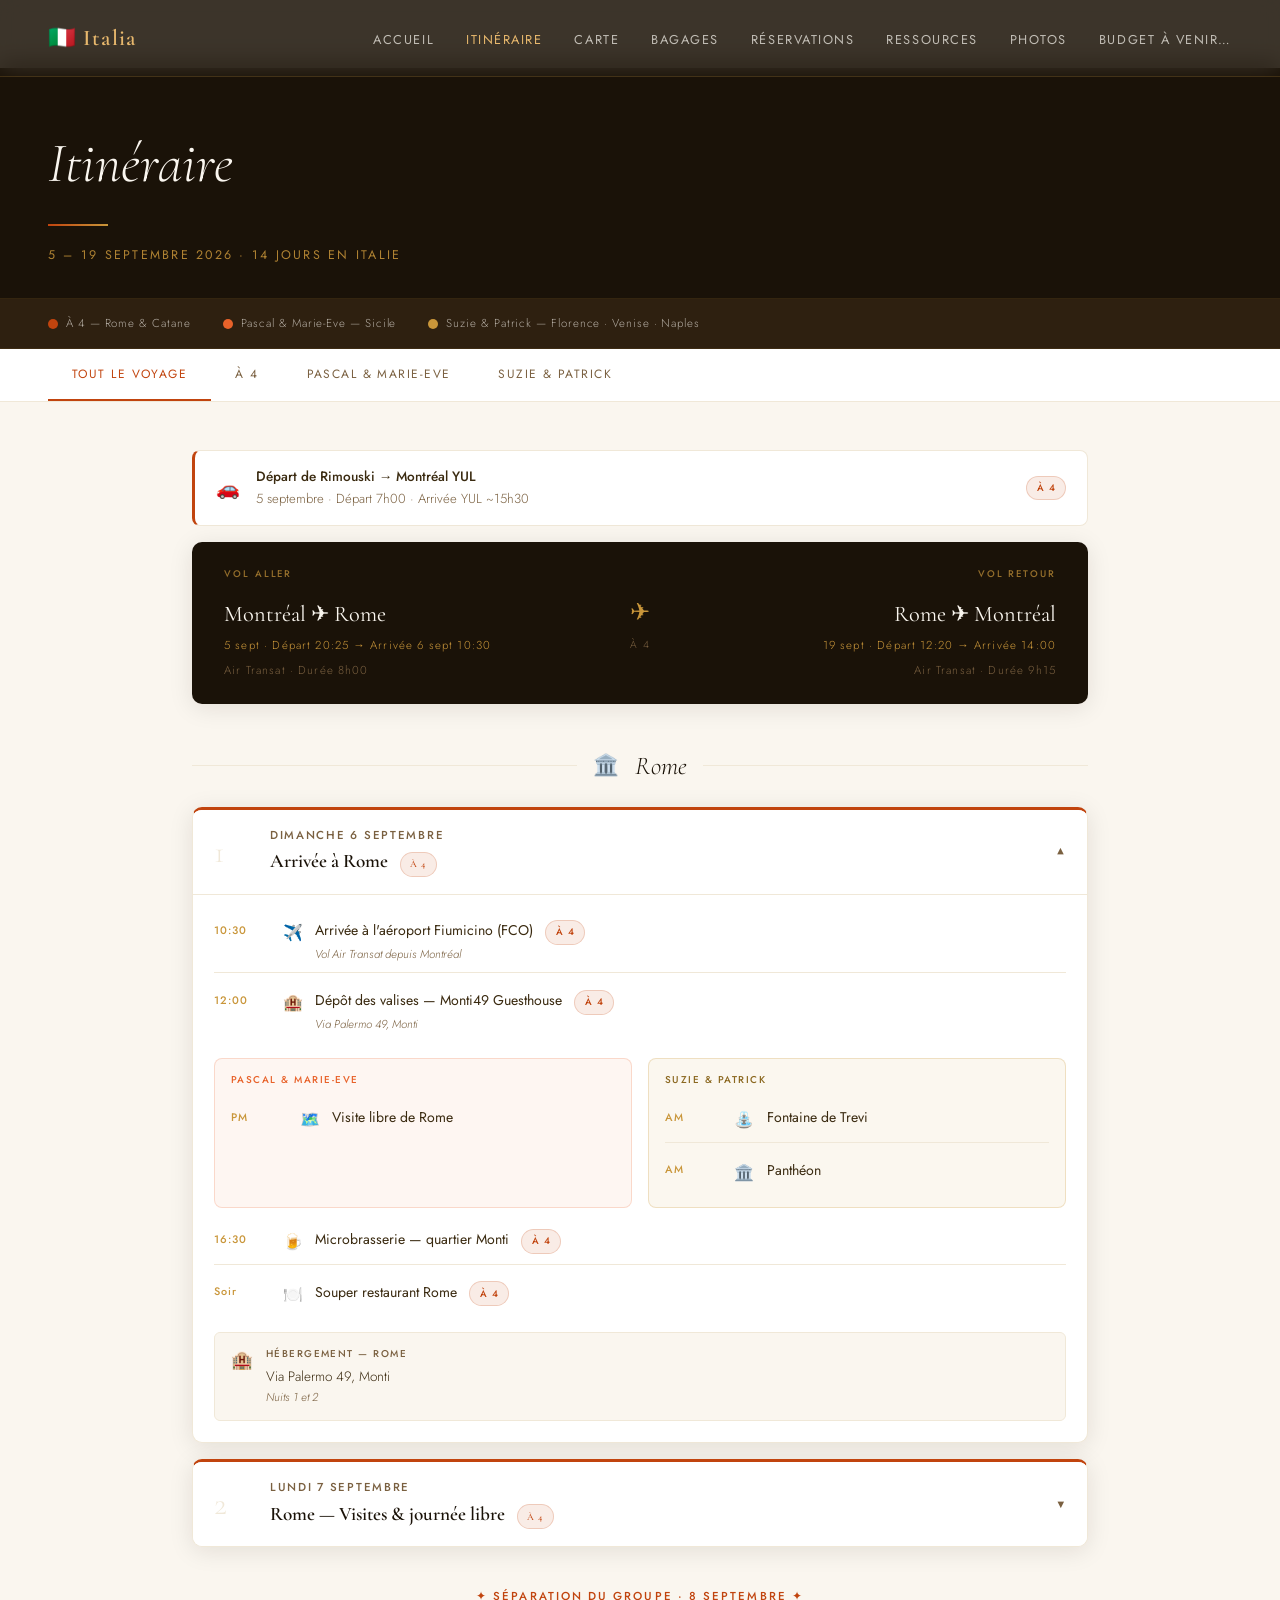
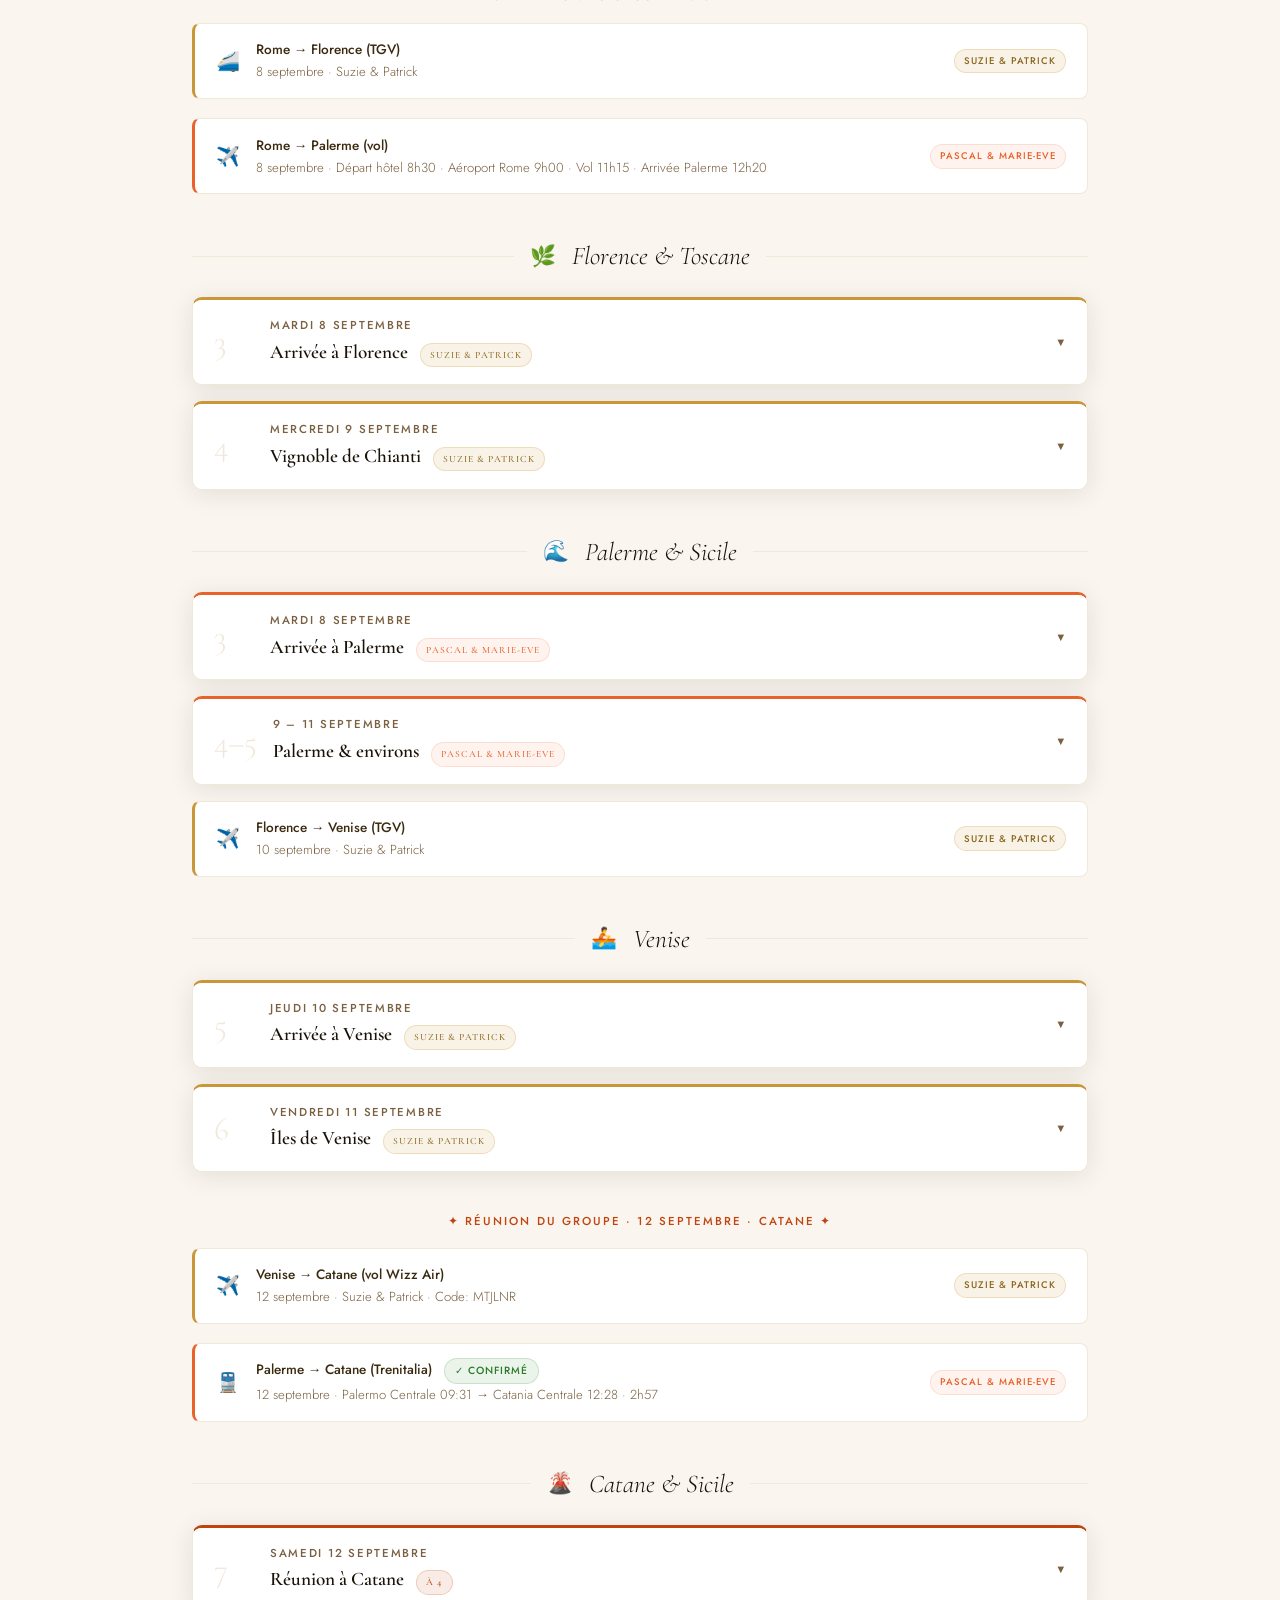
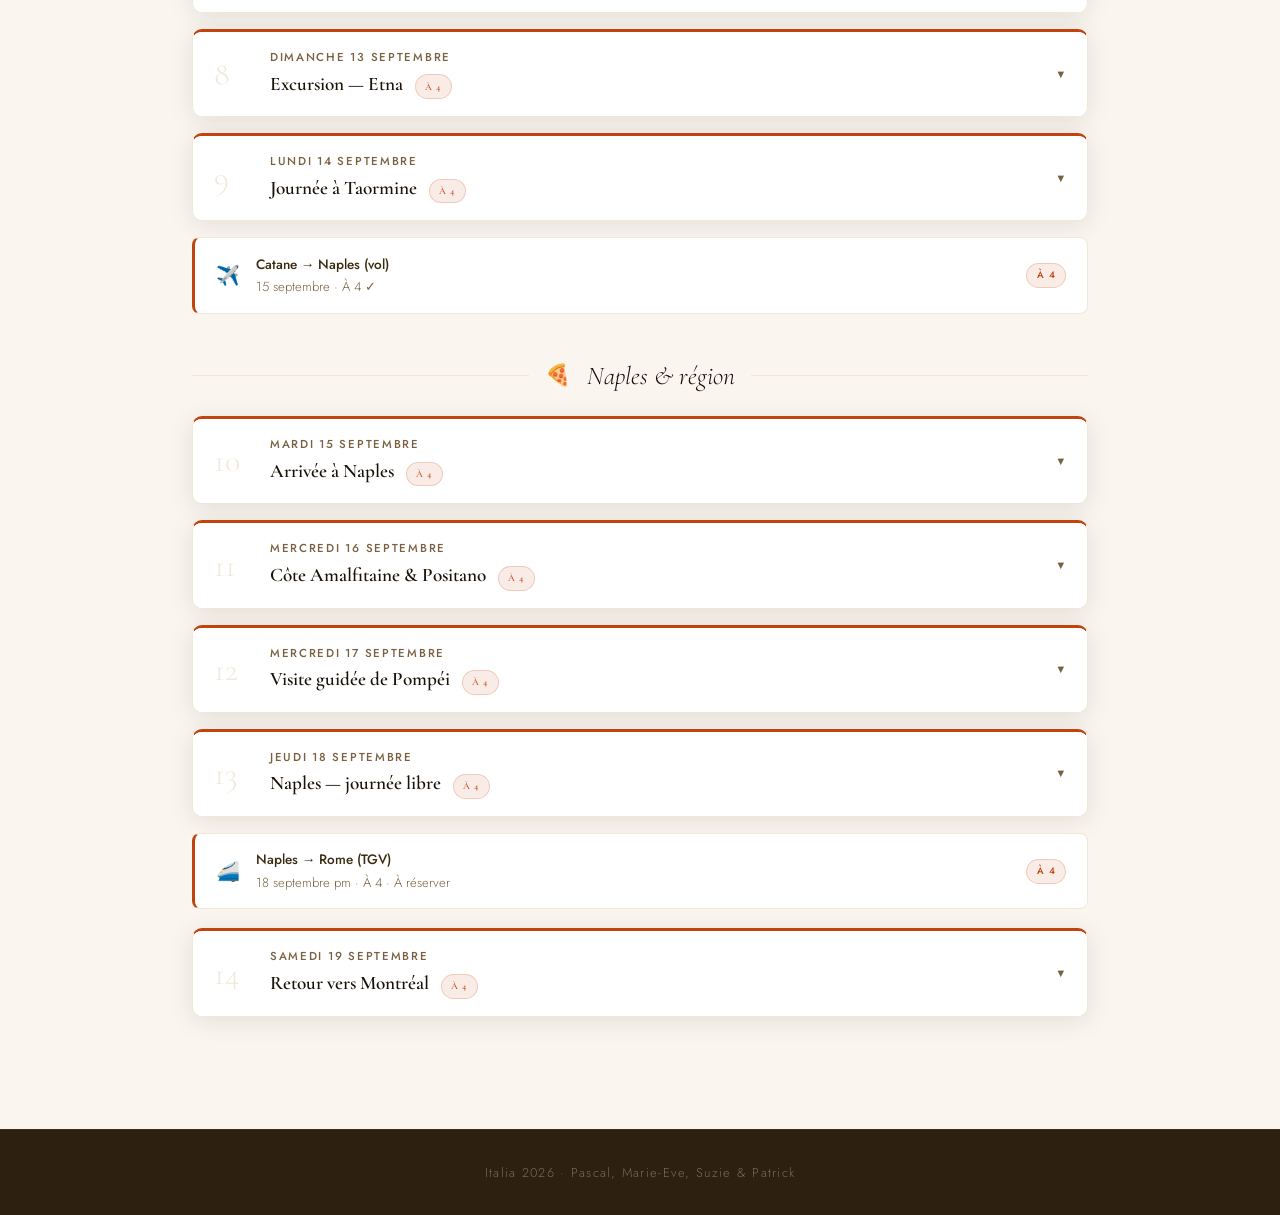
<file: itineraire.html>
<!DOCTYPE html>
<html lang="fr">
<head>
  <meta charset="UTF-8" />
  <meta name="viewport" content="width=device-width, initial-scale=1.0" />
  <title>Itinéraire — Italia 2026</title>
  <link rel="preconnect" href="https://fonts.googleapis.com" />
  <link rel="preconnect" href="https://fonts.gstatic.com" crossorigin />
  <link href="https://fonts.googleapis.com/css2?family=Cormorant+Garamond:ital,wght@0,300;0,400;0,600;1,300;1,400&family=Jost:wght@300;400;500&display=swap" rel="stylesheet" />

  <style>
    :root {
      --terracotta: #C1440E;
      --terracotta-light: #E8622A;
      --gold: #C9963A;
      --gold-light: #E8B86D;
      --cream: #FAF6EF;
      --cream-dark: #F0E8D8;
      --dark: #1A1208;
      --dark-mid: #2E2010;
      --text: #3A2A10;
      --text-light: #7A6040;
      --white: #FFFFFF;
      --font-display: 'Cormorant Garamond', Georgia, serif;
      --font-body: 'Jost', sans-serif;
      --shadow: 0 4px 24px rgba(26,18,8,0.10);
      --shadow-hover: 0 8px 40px rgba(26,18,8,0.18);

      --color-groupe: #C1440E;
      --color-pascal: #E8622A;
      --color-suzie: #C9963A;
    }

    *, *::before, *::after { box-sizing: border-box; margin: 0; padding: 0; }
    html { scroll-behavior: smooth; }
    body {
      background: var(--cream);
      color: var(--text);
      font-family: var(--font-body);
      font-weight: 300;
      line-height: 1.7;
      overflow-x: hidden;
    }

    /* ── Navigation ── */
    .nav {
      position: fixed;
      top: 0; left: 0; right: 0;
      z-index: 1000;
      display: flex;
      align-items: center;
      justify-content: space-between;
      padding: 1.2rem 3rem;
      background: rgba(26,18,8,0.97);
      backdrop-filter: blur(12px);
      border-bottom: 1px solid rgba(201,150,58,0.2);
    }
    .nav-logo {
      font-family: var(--font-display);
      font-size: 1.4rem;
      font-weight: 600;
      color: var(--gold-light);
      letter-spacing: 0.05em;
      text-decoration: none;
    }
    .nav-links {
      list-style: none;
      display: flex;
      gap: 2rem;
    }
    .nav-links a {
      text-decoration: none;
      color: rgba(250,246,239,0.7);
      font-size: 0.8rem;
      font-weight: 400;
      letter-spacing: 0.12em;
      text-transform: uppercase;
      transition: color 0.3s;
    }
    .nav-links a:hover, .nav-links a.active { color: var(--gold-light); }

    /* ── En-tête ── */
    .page-header {
      margin-top: 68px;
      background: var(--dark);
      padding: 3rem 3rem 2rem;
      border-bottom: 1px solid rgba(201,150,58,0.15);
    }
    .page-header h1 {
      font-family: var(--font-display);
      font-size: clamp(2.2rem, 5vw, 3.5rem);
      font-weight: 300;
      font-style: italic;
      color: var(--cream);
    }
    .page-header h1::after {
      content: '';
      display: block;
      width: 60px;
      height: 2px;
      background: linear-gradient(90deg, var(--terracotta), var(--gold));
      margin-top: 0.8rem;
    }
    .page-header p {
      font-size: 0.78rem;
      font-weight: 400;
      letter-spacing: 0.18em;
      text-transform: uppercase;
      color: var(--gold);
      margin-top: 1.2rem;
      opacity: 0.85;
    }

    /* ── Légende ── */
    .legende-bar {
      background: var(--dark-mid);
      padding: 0.9rem 3rem;
      display: flex;
      align-items: center;
      gap: 2rem;
      border-bottom: 1px solid rgba(201,150,58,0.1);
      flex-wrap: wrap;
    }
    .legende-item {
      display: flex;
      align-items: center;
      gap: 0.5rem;
      font-size: 0.72rem;
      color: rgba(250,246,239,0.65);
      letter-spacing: 0.08em;
    }
    .legende-dot {
      width: 10px; height: 10px;
      border-radius: 50%;
      flex-shrink: 0;
    }

    /* ── Filtres ── */
    .filtres-bar {
      background: var(--white);
      border-bottom: 1px solid var(--cream-dark);
      padding: 0 3rem;
      display: flex;
      gap: 0;
      overflow-x: auto;
    }
    .filtre-btn {
      font-family: var(--font-body);
      font-size: 0.75rem;
      font-weight: 400;
      letter-spacing: 0.12em;
      text-transform: uppercase;
      color: var(--text-light);
      background: none;
      border: none;
      border-bottom: 2px solid transparent;
      padding: 1rem 1.5rem;
      cursor: pointer;
      transition: all 0.2s;
      white-space: nowrap;
    }
    .filtre-btn:hover { color: var(--text); }
    .filtre-btn.active { color: var(--terracotta); border-bottom-color: var(--terracotta); }

    /* ── Main ── */
    .main {
      max-width: 960px;
      margin: 0 auto;
      padding: 3rem 2rem 6rem;
    }

    /* ── Bloc de vol principal ── */
    .vol-principal {
      background: var(--dark);
      border-radius: 10px;
      padding: 1.5rem 2rem;
      margin-bottom: 2.5rem;
      display: grid;
      grid-template-columns: 1fr auto 1fr;
      align-items: center;
      gap: 1.5rem;
      box-shadow: var(--shadow);
    }
    .vol-ville {
      font-family: var(--font-display);
      font-size: 1.4rem;
      font-weight: 400;
      color: var(--cream);
    }
    .vol-detail {
      font-size: 0.72rem;
      letter-spacing: 0.1em;
      color: var(--gold);
      margin-top: 0.2rem;
    }
    .vol-milieu {
      text-align: center;
    }
    .vol-fleche {
      font-size: 1.5rem;
      color: var(--gold);
    }
    .vol-duree {
      font-size: 0.65rem;
      letter-spacing: 0.15em;
      text-transform: uppercase;
      color: var(--text-light);
      margin-top: 0.2rem;
    }
    .vol-retour { text-align: right; }
    .vol-label {
      font-size: 0.6rem;
      font-weight: 500;
      letter-spacing: 0.2em;
      text-transform: uppercase;
      color: var(--gold);
      margin-bottom: 0.8rem;
      opacity: 0.7;
    }

    /* ── Séparateur de ville ── */
    .ville-header {
      display: flex;
      align-items: center;
      gap: 1rem;
      margin: 2.5rem 0 1.2rem;
    }
    .ville-header-line {
      flex: 1;
      height: 1px;
      background: var(--cream-dark);
    }
    .ville-nom {
      font-family: var(--font-display);
      font-size: 1.6rem;
      font-weight: 300;
      font-style: italic;
      color: var(--dark);
      white-space: nowrap;
    }
    .ville-emoji { font-size: 1.3rem; }

    /* ── Transport entre villes ── */
    .transport-card {
      display: flex;
      align-items: center;
      gap: 1rem;
      background: var(--white);
      border: 1px solid var(--cream-dark);
      border-left: 3px solid var(--gold);
      border-radius: 8px;
      padding: 0.9rem 1.3rem;
      margin-bottom: 1.2rem;
      font-size: 0.82rem;
      color: var(--text-light);
    }
    .transport-icon { font-size: 1.2rem; }
    .transport-info { flex: 1; }
    .transport-titre { font-weight: 500; color: var(--text); font-size: 0.85rem; }
    .transport-badge {
      font-size: 0.62rem;
      font-weight: 500;
      letter-spacing: 0.1em;
      text-transform: uppercase;
      padding: 0.2rem 0.6rem;
      border-radius: 20px;
    }

    /* ── Grille duo (séparation groupes) ── */
    .duo-grid {
      display: grid;
      grid-template-columns: 1fr 1fr;
      gap: 1.2rem;
      margin-bottom: 1.2rem;
    }
    .duo-label {
      font-size: 0.62rem;
      font-weight: 500;
      letter-spacing: 0.18em;
      text-transform: uppercase;
      text-align: center;
      padding: 0.6rem;
      background: var(--cream-dark);
      border-radius: 4px;
      margin-bottom: 0.8rem;
    }
    .duo-label.pascal { color: var(--terracotta); }
    .duo-label.suzie  { color: #8B6820; }

    /* ── Carte de jour ── */
    .jour-card {
      background: var(--white);
      border: 1px solid var(--cream-dark);
      border-radius: 10px;
      overflow: hidden;
      margin-bottom: 1rem;
      box-shadow: var(--shadow);
      transition: box-shadow 0.3s;
    }
    .jour-card:hover { box-shadow: var(--shadow-hover); }

    .jour-card.groupe  { border-top: 3px solid var(--color-groupe); }
    .jour-card.pascal  { border-top: 3px solid var(--color-pascal); }
    .jour-card.suzie   { border-top: 3px solid var(--color-suzie); }

    .jour-header {
      display: flex;
      align-items: center;
      gap: 1rem;
      padding: 1rem 1.3rem;
      cursor: pointer;
      background: var(--white);
      transition: background 0.2s;
      user-select: none;
    }
    .jour-header:hover { background: var(--cream); }

    .jour-num {
      font-family: var(--font-display);
      font-size: 2rem;
      font-weight: 300;
      color: var(--cream-dark);
      line-height: 1;
      min-width: 2.5rem;
    }
    .jour-info { flex: 1; }
    .jour-date {
      font-size: 0.72rem;
      font-weight: 500;
      letter-spacing: 0.15em;
      text-transform: uppercase;
      color: var(--text-light);
    }
    .jour-titre {
      font-family: var(--font-display);
      font-size: 1.2rem;
      font-weight: 600;
      color: var(--dark);
    }
    .jour-chevron {
      font-size: 0.7rem;
      color: var(--text-light);
      transition: transform 0.3s;
    }
    .jour-card.open .jour-chevron { transform: rotate(180deg); }

    .jour-body {
      display: none;
      padding: 0 1.3rem 1.3rem;
      border-top: 1px solid var(--cream-dark);
    }
    .jour-card.open .jour-body { display: block; }

    /* Activités */
    .activites {
      margin: 1rem 0 0;
      display: flex;
      flex-direction: column;
      gap: 0.5rem;
    }
    .activite {
      display: flex;
      align-items: flex-start;
      gap: 0.8rem;
      padding: 0.5rem 0;
      border-bottom: 1px solid var(--cream-dark);
    }
    .activite:last-child { border-bottom: none; }
    .activite-heure {
      font-size: 0.68rem;
      font-weight: 500;
      letter-spacing: 0.1em;
      color: var(--gold);
      min-width: 3.5rem;
      padding-top: 0.1rem;
    }
    .activite-icon { font-size: 1rem; flex-shrink: 0; }
    .activite-info { flex: 1; }
    .activite-nom {
      font-size: 0.88rem;
      font-weight: 400;
      color: var(--text);
    }
    .activite-note {
      font-size: 0.72rem;
      color: var(--text-light);
      font-style: italic;
    }

    /* Hébergement dans le jour */
    .hebergement-inline {
      display: flex;
      align-items: flex-start;
      gap: 0.8rem;
      margin-top: 1rem;
      padding: 0.8rem 1rem;
      background: var(--cream);
      border-radius: 6px;
      border: 1px solid var(--cream-dark);
    }
    .heb-icon { font-size: 1.1rem; flex-shrink: 0; }
    .heb-info { flex: 1; }
    .heb-label {
      font-size: 0.62rem;
      font-weight: 500;
      letter-spacing: 0.15em;
      text-transform: uppercase;
      color: var(--text-light);
      margin-bottom: 0.15rem;
    }
    .heb-nom { font-size: 0.85rem; color: var(--text); }
    .heb-detail { font-size: 0.72rem; color: var(--text-light); font-style: italic; }

    /* Badges */
    .badge {
      display: inline-block;
      font-size: 0.6rem;
      font-weight: 500;
      letter-spacing: 0.1em;
      text-transform: uppercase;
      padding: 0.2rem 0.6rem;
      border-radius: 20px;
      margin-left: 0.5rem;
    }
    .badge-groupe { background: rgba(193,68,14,0.1); color: var(--terracotta); border: 1px solid rgba(193,68,14,0.2); }
    .badge-pascal { background: rgba(232,98,42,0.08); color: var(--terracotta-light); border: 1px solid rgba(232,98,42,0.15); }
    .badge-suzie  { background: rgba(201,150,58,0.12); color: #8B6820; border: 1px solid rgba(201,150,58,0.25); }
    .badge-payé   { background: rgba(60,150,60,0.1); color: #2a7a2a; border: 1px solid rgba(60,150,60,0.2); }

    /* ── Footer ── */
    .footer {
      background: var(--dark-mid);
      border-top: 1px solid rgba(201,150,58,0.1);
      text-align: center;
      padding: 2rem;
      font-size: 0.8rem;
      color: rgba(250,246,239,0.35);
      letter-spacing: 0.1em;
    }

    /* ── Animations ── */
    @keyframes fadeUp {
      from { opacity: 0; transform: translateY(16px); }
      to   { opacity: 1; transform: translateY(0); }
    }

    /* ── Hamburger ── */
    .nav-hamburger {
      display: none;
      flex-direction: column;
      justify-content: center;
      gap: 5px;
      background: none;
      border: none;
      cursor: pointer;
      padding: 4px;
    }
    .nav-hamburger span {
      display: block;
      width: 24px;
      height: 2px;
      background: var(--gold-light);
      border-radius: 2px;
      transition: transform 0.3s ease, opacity 0.3s ease;
      transform-origin: center;
    }
    .nav-hamburger.open span:nth-child(1) { transform: translateY(7px) rotate(45deg); }
    .nav-hamburger.open span:nth-child(2) { opacity: 0; transform: scaleX(0); }
    .nav-hamburger.open span:nth-child(3) { transform: translateY(-7px) rotate(-45deg); }

    /* ── Colonnes côte-à-côte (split jour) ── */
    .split-cols {
      display: flex;
      gap: 1rem;
      margin-top: 1rem;
    }
    .split-cols > div { flex: 1; }

    /* ── Responsive ── */
    @media (max-width: 700px) {
      .nav { padding: 1rem 1.5rem; }
      .nav-hamburger { display: flex; }
      .nav-links {
        display: none;
        flex-direction: column;
        gap: 0;
        position: absolute;
        top: 100%;
        left: 0; right: 0;
        background: rgba(26,18,8,0.98);
        border-bottom: 1px solid rgba(201,150,58,0.2);
        backdrop-filter: blur(12px);
        padding: 0.5rem 0 1rem;
      }
      .nav-links.open { display: flex; }
      .nav-links li { width: 100%; }
      .nav-links a {
        display: block;
        padding: 0.8rem 2rem;
        font-size: 0.85rem;
        letter-spacing: 0.1em;
        border-bottom: 1px solid rgba(201,150,58,0.07);
      }
      .nav-links li:last-child a { border-bottom: none; }
      .page-header, .legende-bar, .filtres-bar { padding-left: 1.5rem; padding-right: 1.5rem; }
      .main { padding: 2rem 1rem 4rem; }
      .duo-grid { grid-template-columns: 1fr; }
      .vol-principal { grid-template-columns: 1fr; text-align: center; }
      .vol-retour { text-align: center; }
      .split-cols { flex-direction: column; }
    }
  </style>
</head>
<body>

  <script>
    function toggleNav(btn) {
      btn.classList.toggle('open');
      document.getElementById('nav-links').classList.toggle('open');
    }
  </script>

  <!-- Navigation -->
  <nav class="nav">
    <a href="index.html" class="nav-logo">🇮🇹 Italia</a>
    <button class="nav-hamburger" aria-label="Menu" onclick="toggleNav(this)">
      <span></span><span></span><span></span>
    </button>
    <ul class="nav-links" id="nav-links">
      <li><a href="index.html">Accueil</a></li>
      <li><a href="itineraire.html" class="active">Itinéraire</a></li>
      <li><a href="carte.html">Carte</a></li>
      <li><a href="checklist.html">Bagages</a></li>
      <li><a href="reservations.html">Réservations</a></li>
      <li><a href="ressources.html">Ressources</a></li>
      <li><a href="photos.html">Photos</a></li>
      <li><a href="#">Budget à venir…</a></li>
    </ul>
  </nav>

  <!-- En-tête -->
  <div class="page-header">
    <h1>Itinéraire</h1>
    <p>5 – 19 septembre 2026 · 14 jours en Italie</p>
  </div>

  <!-- Légende -->
  <div class="legende-bar">
    <div class="legende-item"><span class="legende-dot" style="background:var(--color-groupe)"></span> À 4 — Rome &amp; Catane</div>
    <div class="legende-item"><span class="legende-dot" style="background:var(--color-pascal)"></span> Pascal &amp; Marie-Eve — Sicile</div>
    <div class="legende-item"><span class="legende-dot" style="background:var(--color-suzie)"></span> Suzie &amp; Patrick — Florence · Venise · Naples</div>
  </div>

  <!-- Filtres -->
  <div class="filtres-bar">
    <button class="filtre-btn active" onclick="filtrer('tous', this)">Tout le voyage</button>
    <button class="filtre-btn" onclick="filtrer('groupe', this)">À 4</button>
    <button class="filtre-btn" onclick="filtrer('pascal', this)">Pascal &amp; Marie-Eve</button>
    <button class="filtre-btn" onclick="filtrer('suzie', this)">Suzie &amp; Patrick</button>
  </div>

  <main class="main">

    <!-- ══ VOL ALLER/RETOUR ══ -->
    <!-- Départ Rimouski -->
    <div class="transport-card" data-groupe="groupe" style="border-left-color: var(--color-groupe); margin-bottom: 1rem;">
      <span class="transport-icon">🚗</span>
      <div class="transport-info">
        <div class="transport-titre">Départ de Rimouski → Montréal YUL</div>
        <div>5 septembre · Départ 7h00 · Arrivée YUL ~15h30</div>
      </div>
      <span class="badge badge-groupe">À 4</span>
    </div>

    <div class="vol-principal" data-groupe="groupe">
      <div>
        <div class="vol-label">Vol aller</div>
        <div class="vol-ville">Montréal ✈ Rome</div>
        <div class="vol-detail">5 sept · Départ 20:25 → Arrivée 6 sept 10:30</div>
        <div class="vol-detail" style="margin-top:0.3rem; color:var(--text-light);">Air Transat · Durée 8h00</div>
      </div>
      <div class="vol-milieu">
        <div class="vol-fleche">✈</div>
        <div class="vol-duree">À 4</div>
      </div>
      <div class="vol-retour">
        <div class="vol-label">Vol retour</div>
        <div class="vol-ville">Rome ✈ Montréal</div>
        <div class="vol-detail">19 sept · Départ 12:20 → Arrivée 14:00</div>
        <div class="vol-detail" style="margin-top:0.3rem; color:var(--text-light);">Air Transat · Durée 9h15</div>
      </div>
    </div>

    <!-- ══════════════════════════
         ROME — 6 au 8 sept (À 4)
    ══════════════════════════ -->
    <div class="ville-header">
      <div class="ville-header-line"></div>
      <span class="ville-emoji">🏛️</span>
      <span class="ville-nom">Rome</span>
      <div class="ville-header-line"></div>
    </div>

    <!-- Jour 1 -->
    <div class="jour-card groupe open" data-groupe="groupe">
      <div class="jour-header" onclick="toggleJour(this)">
        <div class="jour-num">1</div>
        <div class="jour-info">
          <div class="jour-date">Dimanche 6 septembre</div>
          <div class="jour-titre">Arrivée à Rome <span class="badge badge-groupe">À 4</span></div>
        </div>
        <span class="jour-chevron">▼</span>
      </div>
      <div class="jour-body">

        <!-- Arrivée commune -->
        <div class="activites">
          <div class="activite">
            <span class="activite-heure">10:30</span>
            <span class="activite-icon">✈️</span>
            <div class="activite-info">
              <div class="activite-nom">Arrivée à l'aéroport Fiumicino (FCO) <span class="badge badge-groupe">À 4</span></div>
              <div class="activite-note">Vol Air Transat depuis Montréal</div>
            </div>
          </div>
          <div class="activite">
            <span class="activite-heure">12:00</span>
            <span class="activite-icon">🏨</span>
            <div class="activite-info">
              <div class="activite-nom">Dépôt des valises — Monti49 Guesthouse <span class="badge badge-groupe">À 4</span></div>
              <div class="activite-note">Via Palermo 49, Monti</div>
            </div>
          </div>
        </div>

        <!-- Séparation PM -->
        <div class="split-cols">

          <!-- Pascal & Marie-Eve -->
          <div style="flex:1; background:rgba(232,98,42,0.06); border:1px solid rgba(232,98,42,0.2); border-radius:8px; padding:0.8rem 1rem;">
            <div style="font-size:0.62rem; font-weight:500; letter-spacing:0.15em; text-transform:uppercase; color:var(--terracotta-light); margin-bottom:0.6rem;">Pascal &amp; Marie-Eve</div>
            <div class="activites" style="margin-top:0;">
              <div class="activite">
                <span class="activite-heure">PM</span>
                <span class="activite-icon">🗺️</span>
                <div class="activite-info">
                  <div class="activite-nom">Visite libre de Rome</div>
                </div>
              </div>
            </div>
          </div>

          <!-- Suzie & Patrick -->
          <div style="flex:1; background:rgba(201,150,58,0.08); border:1px solid rgba(201,150,58,0.25); border-radius:8px; padding:0.8rem 1rem;">
            <div style="font-size:0.62rem; font-weight:500; letter-spacing:0.15em; text-transform:uppercase; color:#8B6820; margin-bottom:0.6rem;">Suzie &amp; Patrick</div>
            <div class="activites" style="margin-top:0;">
              <div class="activite">
                <span class="activite-heure">AM</span>
                <span class="activite-icon">⛲</span>
                <div class="activite-info">
                  <div class="activite-nom">Fontaine de Trevi</div>
                </div>
              </div>
              <div class="activite">
                <span class="activite-heure">AM</span>
                <span class="activite-icon">🏛️</span>
                <div class="activite-info">
                  <div class="activite-nom">Panthéon</div>
                </div>
              </div>
            </div>
          </div>

        </div>

        <!-- Réunion microbrasserie -->
        <div class="activites" style="margin-top:0.8rem;">
          <div class="activite">
            <span class="activite-heure">16:30</span>
            <span class="activite-icon">🍺</span>
            <div class="activite-info">
              <div class="activite-nom">Microbrasserie — quartier Monti <span class="badge badge-groupe">À 4</span></div>
            </div>
          </div>
          <div class="activite">
            <span class="activite-heure">Soir</span>
            <span class="activite-icon">🍽️</span>
            <div class="activite-info">
              <div class="activite-nom">Souper restaurant Rome <span class="badge badge-groupe">À 4</span></div>
            </div>
          </div>
        </div>

        <div class="hebergement-inline">
          <span class="heb-icon">🏨</span>
          <div class="heb-info">
            <div class="heb-label">Hébergement — Rome</div>
            <div class="heb-nom">Via Palermo 49, Monti</div>
            <div class="heb-detail">Nuits 1 et 2</div>
          </div>
        </div>
      </div>
    </div>

    <!-- Jour 2 -->
    <div class="jour-card groupe" data-groupe="groupe">
      <div class="jour-header" onclick="toggleJour(this)">
        <div class="jour-num">2</div>
        <div class="jour-info">
          <div class="jour-date">Lundi 7 septembre</div>
          <div class="jour-titre">Rome — Visites &amp; journée libre <span class="badge badge-groupe">À 4</span></div>
        </div>
        <span class="jour-chevron">▼</span>
      </div>
      <div class="jour-body">

        <div class="split-cols">

          <!-- Pascal & Marie-Eve -->
          <div style="flex:1; background:rgba(232,98,42,0.06); border:1px solid rgba(232,98,42,0.2); border-radius:8px; padding:0.8rem 1rem;">
            <div style="font-size:0.62rem; font-weight:500; letter-spacing:0.15em; text-transform:uppercase; color:var(--terracotta-light); margin-bottom:0.6rem;">Pascal &amp; Marie-Eve</div>
            <div class="activites" style="margin-top:0;">
              <div class="activite">
                <span class="activite-heure">AM</span>
                <span class="activite-icon">🗺️</span>
                <div class="activite-info">
                  <div class="activite-nom">Visite libre — Rome AM</div>
                </div>
              </div>
              <div class="activite">
                <span class="activite-heure">PM</span>
                <span class="activite-icon">🗺️</span>
                <div class="activite-info">
                  <div class="activite-nom">Visite libre — Rome PM</div>
                </div>
              </div>
            </div>
          </div>

          <!-- Suzie & Patrick -->
          <div style="flex:1; background:rgba(201,150,58,0.08); border:1px solid rgba(201,150,58,0.25); border-radius:8px; padding:0.8rem 1rem;">
            <div style="font-size:0.62rem; font-weight:500; letter-spacing:0.15em; text-transform:uppercase; color:#8B6820; margin-bottom:0.6rem;">Suzie &amp; Patrick</div>
            <div class="activites" style="margin-top:0;">
              <div class="activite">
                <span class="activite-heure">8:45</span>
                <span class="activite-icon">🏟️</span>
                <div class="activite-info">
                  <div class="activite-nom">Colisée &amp; Forum Romain <span class="badge badge-payé">Payé GYG</span></div>
                </div>
              </div>
              <div class="activite">
                <span class="activite-heure">PM</span>
                <span class="activite-icon">⛪</span>
                <div class="activite-info">
                  <div class="activite-nom">Vatican &amp; Chapelle Sixtine</div>
                </div>
              </div>
            </div>
          </div>

        </div>

        <div class="activites" style="margin-top:0.8rem;">
          <div class="activite">
            <span class="activite-heure">Soir</span>
            <span class="activite-icon">🍽️</span>
            <div class="activite-info">
              <div class="activite-nom">Souper restaurant de Rome <span class="badge badge-groupe">À 4</span></div>
            </div>
          </div>
        </div>

        <div class="hebergement-inline">
          <span class="heb-icon">🏨</span>
          <div class="heb-info">
            <div class="heb-label">Hébergement — Rome</div>
            <div class="heb-nom">Via Palermo 49, Monti</div>
          </div>
        </div>
      </div>
    </div>

    <!-- Jour 3 — Séparation -->
    <div style="text-align:center; padding: 1.5rem 0 1rem; font-size:0.72rem; font-weight:500; letter-spacing:0.18em; text-transform:uppercase; color:var(--terracotta);" data-groupe="groupe pascal suzie">
      ✦ Séparation du groupe · 8 septembre ✦
    </div>

    <!-- ══════════════════════════
         SÉPARATION — 8 au 12 sept
    ══════════════════════════ -->

    <!-- Transport Suzie vers Florence -->
    <div class="transport-card" data-groupe="suzie" style="border-left-color: var(--color-suzie);">
      <span class="transport-icon">🚄</span>
      <div class="transport-info">
        <div class="transport-titre">Rome → Florence (TGV)</div>
        <div>8 septembre · Suzie &amp; Patrick</div>
      </div>
      <span class="badge badge-suzie">Suzie &amp; Patrick</span>
    </div>

    <!-- Transport Pascal vers Palerme -->
    <div class="transport-card" data-groupe="pascal" style="border-left-color: var(--color-pascal);">
      <span class="transport-icon">✈️</span>
      <div class="transport-info">
        <div class="transport-titre">Rome → Palerme (vol)</div>
        <div>8 septembre · Départ hôtel 8h30 · Aéroport Rome 9h00 · Vol 11h15 · Arrivée Palerme 12h20</div>
      </div>
      <span class="badge badge-pascal">Pascal &amp; Marie-Eve</span>
    </div>

    <!-- ══ FLORENCE — Suzie & Patrick ══ -->
    <div class="ville-header" data-groupe="suzie">
      <div class="ville-header-line"></div>
      <span class="ville-emoji">🌿</span>
      <span class="ville-nom">Florence &amp; Toscane</span>
      <div class="ville-header-line"></div>
    </div>

    <!-- Jour 3 Florence -->
    <div class="jour-card suzie" data-groupe="suzie">
      <div class="jour-header" onclick="toggleJour(this)">
        <div class="jour-num">3</div>
        <div class="jour-info">
          <div class="jour-date">Mardi 8 septembre</div>
          <div class="jour-titre">Arrivée à Florence <span class="badge badge-suzie">Suzie &amp; Patrick</span></div>
        </div>
        <span class="jour-chevron">▼</span>
      </div>
      <div class="jour-body">
        <div class="activites">
          <div class="activite">
            <span class="activite-heure">Journée</span>
            <span class="activite-icon">🎨</span>
            <div class="activite-info">
              <div class="activite-nom">Visite libre de Florence</div>
              <div class="activite-note">Installation à l'hébergement, découverte du quartier</div>
            </div>
          </div>
        </div>
        <div class="hebergement-inline">
          <span class="heb-icon">🏨</span>
          <div class="heb-info">
            <div class="heb-label">Hébergement — Florence</div>
            <div class="heb-nom">Via Santa Catarina d'Alessandria 15</div>
            <div class="heb-detail">Arrivée 15h · Départ 10h · Petit déjeuner non inclus</div>
          </div>
        </div>
      </div>
    </div>

    <!-- Jour 4 Florence -->
    <div class="jour-card suzie" data-groupe="suzie">
      <div class="jour-header" onclick="toggleJour(this)">
        <div class="jour-num">4</div>
        <div class="jour-info">
          <div class="jour-date">Mercredi 9 septembre</div>
          <div class="jour-titre">Vignoble de Chianti <span class="badge badge-suzie">Suzie &amp; Patrick</span></div>
        </div>
        <span class="jour-chevron">▼</span>
      </div>
      <div class="jour-body">
        <div class="activites">
          <div class="activite">
            <span class="activite-heure">8:30</span>
            <span class="activite-icon">🍷</span>
            <div class="activite-info">
              <div class="activite-nom">Excursion au vignoble de Chianti</div>
              <div class="activite-note">Route des vins dans les collines toscanes</div>
            </div>
          </div>
        </div>
        <div class="hebergement-inline">
          <span class="heb-icon">🏨</span>
          <div class="heb-info">
            <div class="heb-label">Hébergement — Florence</div>
            <div class="heb-nom">Via Santa Catarina d'Alessandria 15</div>
          </div>
        </div>
      </div>
    </div>

    <!-- ══ PALERME — Pascal & Marie-Eve ══ -->
    <div class="ville-header" data-groupe="pascal">
      <div class="ville-header-line"></div>
      <span class="ville-emoji">🌊</span>
      <span class="ville-nom">Palerme &amp; Sicile</span>
      <div class="ville-header-line"></div>
    </div>

    <!-- Jour 3 Palerme -->
    <div class="jour-card pascal" data-groupe="pascal">
      <div class="jour-header" onclick="toggleJour(this)">
        <div class="jour-num">3</div>
        <div class="jour-info">
          <div class="jour-date">Mardi 8 septembre</div>
          <div class="jour-titre">Arrivée à Palerme <span class="badge badge-pascal">Pascal &amp; Marie-Eve</span></div>
        </div>
        <span class="jour-chevron">▼</span>
      </div>
      <div class="jour-body">
        <div class="activites">
          <div class="activite">
            <span class="activite-heure">12:20</span>
            <span class="activite-icon">✈️</span>
            <div class="activite-info">
              <div class="activite-nom">Arrivée à Palerme</div>
            </div>
          </div>
          <div class="activite">
            <span class="activite-heure">14:00</span>
            <span class="activite-icon">🏠</span>
            <div class="activite-info">
              <div class="activite-nom">Arrivée à l'appartement</div>
              <div class="activite-note">Via Porta Carini, 60</div>
            </div>
          </div>
          <div class="activite">
            <span class="activite-heure">15:00</span>
            <span class="activite-icon">🌊</span>
            <div class="activite-info">
              <div class="activite-nom">Découverte de Palerme</div>
            </div>
          </div>
          <div class="activite">
            <span class="activite-heure">18:00</span>
            <span class="activite-icon">🍽️</span>
            <div class="activite-info">
              <div class="activite-nom">Souper à Palerme</div>
            </div>
          </div>
        </div>
        <div class="hebergement-inline">
          <span class="heb-icon">🏠</span>
          <div class="heb-info">
            <div class="heb-label">Appartement — Palerme</div>
            <div class="heb-nom">Via Porta Carini, 60</div>
            <div class="heb-detail">Nuits 3 à 6</div>
          </div>
        </div>
      </div>
    </div>

    <!-- Jours 4-5 Palerme (placeholder) -->
    <div class="jour-card pascal" data-groupe="pascal">
      <div class="jour-header" onclick="toggleJour(this)">
        <div class="jour-num">4–5</div>
        <div class="jour-info">
          <div class="jour-date">9 – 11 septembre</div>
          <div class="jour-titre">Palerme &amp; environs <span class="badge badge-pascal">Pascal &amp; Marie-Eve</span></div>
        </div>
        <span class="jour-chevron">▼</span>
      </div>
      <div class="jour-body">
        <div class="activites">
          <div class="activite">
            <span class="activite-heure">—</span>
            <span class="activite-icon">📝</span>
            <div class="activite-info">
              <div class="activite-nom">Activités à compléter</div>
              <div class="activite-note">Cathédrale de Palerme, Marché Ballarò, Monreale…</div>
            </div>
          </div>
        </div>
      </div>
    </div>

    <!-- Transports vers Venise et Catane -->
    <div class="transport-card" data-groupe="suzie" style="border-left-color: var(--color-suzie);">
      <span class="transport-icon">✈️</span>
      <div class="transport-info">
        <div class="transport-titre">Florence → Venise (TGV)</div>
        <div>10 septembre · Suzie &amp; Patrick</div>
      </div>
      <span class="badge badge-suzie">Suzie &amp; Patrick</span>
    </div>

    <!-- ══ VENISE — Suzie & Patrick ══ -->
    <div class="ville-header" data-groupe="suzie">
      <div class="ville-header-line"></div>
      <span class="ville-emoji">🚣</span>
      <span class="ville-nom">Venise</span>
      <div class="ville-header-line"></div>
    </div>

    <!-- Jour 5 Venise -->
    <div class="jour-card suzie" data-groupe="suzie">
      <div class="jour-header" onclick="toggleJour(this)">
        <div class="jour-num">5</div>
        <div class="jour-info">
          <div class="jour-date">Jeudi 10 septembre</div>
          <div class="jour-titre">Arrivée à Venise <span class="badge badge-suzie">Suzie &amp; Patrick</span></div>
        </div>
        <span class="jour-chevron">▼</span>
      </div>
      <div class="jour-body">
        <div class="activites">
          <div class="activite">
            <span class="activite-heure">Journée</span>
            <span class="activite-icon">🦁</span>
            <div class="activite-info">
              <div class="activite-nom">Visite libre — Place Saint-Marc</div>
            </div>
          </div>
          <div class="activite">
            <span class="activite-heure">Après-midi</span>
            <span class="activite-icon">🌉</span>
            <div class="activite-info">
              <div class="activite-nom">Pont de Rialto &amp; Grand Canal</div>
            </div>
          </div>
          <div class="activite">
            <span class="activite-heure">Soir</span>
            <span class="activite-icon">🗼</span>
            <div class="activite-info">
              <div class="activite-nom">Campanile — haute tour</div>
            </div>
          </div>
        </div>
        <div class="hebergement-inline">
          <span class="heb-icon">🏨</span>
          <div class="heb-info">
            <div class="heb-label">Hébergement — Venise</div>
            <div class="heb-nom">Campiello Tron 1880, Dorsoduro</div>
            <div class="heb-detail">Arrivée 15h · Départ 10h · Petit déjeuner non inclus</div>
          </div>
        </div>
      </div>
    </div>

    <!-- Jour 6 Venise -->
    <div class="jour-card suzie" data-groupe="suzie">
      <div class="jour-header" onclick="toggleJour(this)">
        <div class="jour-num">6</div>
        <div class="jour-info">
          <div class="jour-date">Vendredi 11 septembre</div>
          <div class="jour-titre">Îles de Venise <span class="badge badge-suzie">Suzie &amp; Patrick</span></div>
        </div>
        <span class="jour-chevron">▼</span>
      </div>
      <div class="jour-body">
        <div class="activites">
          <div class="activite">
            <span class="activite-heure">Journée</span>
            <span class="activite-icon">⛵</span>
            <div class="activite-info">
              <div class="activite-nom">Excursion en bateau — Murano, Torcello &amp; Burano</div>
              <div class="activite-note">Durée environ 5h30</div>
            </div>
          </div>
        </div>
        <div class="hebergement-inline">
          <span class="heb-icon">🏨</span>
          <div class="heb-info">
            <div class="heb-label">Hébergement — Venise</div>
            <div class="heb-nom">Campiello Tron 1880, Dorsoduro</div>
          </div>
        </div>
      </div>
    </div>

    <!-- Réunion -->
    <div style="text-align:center; padding: 1.5rem 0 1rem; font-size:0.72rem; font-weight:500; letter-spacing:0.18em; text-transform:uppercase; color:var(--terracotta);" data-groupe="groupe pascal suzie">
      ✦ Réunion du groupe · 12 septembre · Catane ✦
    </div>

    <!-- Transports vers Catane -->
    <div class="transport-card" data-groupe="suzie" style="border-left-color: var(--color-suzie);">
      <span class="transport-icon">✈️</span>
      <div class="transport-info">
        <div class="transport-titre">Venise → Catane (vol Wizz Air)</div>
        <div>12 septembre · Suzie &amp; Patrick · Code: MTJLNR</div>
      </div>
      <span class="badge badge-suzie">Suzie &amp; Patrick</span>
    </div>

    <div class="transport-card" data-groupe="pascal" style="border-left-color: var(--color-pascal);">
      <span class="transport-icon">🚆</span>
      <div class="transport-info">
        <div class="transport-titre">Palerme → Catane (Trenitalia) <span class="badge badge-payé" style="font-size:0.65rem;">✓ Confirmé</span></div>
        <div>12 septembre · Palermo Centrale 09:31 → Catania Centrale 12:28 · 2h57</div>
      </div>
      <span class="badge badge-pascal">Pascal &amp; Marie-Eve</span>
    </div>

    <!-- ══════════════════════════
         CATANE — 12 au 15 sept (À 4)
    ══════════════════════════ -->
    <div class="ville-header">
      <div class="ville-header-line"></div>
      <span class="ville-emoji">🌋</span>
      <span class="ville-nom">Catane &amp; Sicile</span>
      <div class="ville-header-line"></div>
    </div>

    <!-- Jour 7 Catane -->
    <div class="jour-card groupe" data-groupe="groupe">
      <div class="jour-header" onclick="toggleJour(this)">
        <div class="jour-num">7</div>
        <div class="jour-info">
          <div class="jour-date">Samedi 12 septembre</div>
          <div class="jour-titre">Réunion à Catane <span class="badge badge-groupe">À 4</span></div>
        </div>
        <span class="jour-chevron">▼</span>
      </div>
      <div class="jour-body">
        <div class="activites">
          <div class="activite">
            <span class="activite-heure">12:30</span>
            <span class="activite-icon">🚌</span>
            <div class="activite-info">
              <div class="activite-nom">Arrivée de Pascal &amp; Marie-Eve à Catane</div>
              <div class="activite-note">Depuis Palerme par train/bus</div>
            </div>
          </div>
          <div class="activite">
            <span class="activite-heure">14:00</span>
            <span class="activite-icon">🏠</span>
            <div class="activite-info">
              <div class="activite-nom">Arrivée à l'appartement — réunion du groupe</div>
            </div>
          </div>
          <div class="activite">
            <span class="activite-heure">Soir</span>
            <span class="activite-icon">🐘</span>
            <div class="activite-info">
              <div class="activite-nom">Dîner à Catane &amp; soirée libre</div>
              <div class="activite-note">Piazza del Duomo — la fontaine à l'éléphant, symbole de Catane</div>
            </div>
          </div>
        </div>
        <div class="hebergement-inline">
          <span class="heb-icon">🏠</span>
          <div class="heb-info">
            <div class="heb-label">Appartement — Catane ✓</div>
            <div class="heb-nom">Via S.Maria la Stalla, 111</div>
            <div class="heb-detail">Nuits 7 à 10</div>
          </div>
        </div>
      </div>
    </div>

    <!-- Jour 8 Etna -->
    <div class="jour-card groupe" data-groupe="groupe">
      <div class="jour-header" onclick="toggleJour(this)">
        <div class="jour-num">8</div>
        <div class="jour-info">
          <div class="jour-date">Dimanche 13 septembre</div>
          <div class="jour-titre">Excursion — Etna <span class="badge badge-groupe">À 4</span></div>
        </div>
        <span class="jour-chevron">▼</span>
      </div>
      <div class="jour-body">
        <div class="activites">
          <div class="activite">
            <span class="activite-heure">7:15</span>
            <span class="activite-icon">📍</span>
            <div class="activite-info">
              <div class="activite-nom">Point de rencontre — excursion Mont Etna</div>
            </div>
          </div>
          <div class="activite">
            <span class="activite-heure">7:30</span>
            <span class="activite-icon">🌋</span>
            <div class="activite-info">
              <div class="activite-nom">
                <a href="https://www.getyourguide.com/nicolosi-l115237/excursion-sur-l-etna-au-depart-de-catane-avec-telepherique-et-4x4-jusqu-a-3340-metres-t454024/" target="_blank" style="color:var(--terracotta); text-decoration:none;">Excursion Etna — téléphérique &amp; 4x4 jusqu'à 3 340 m</a>
                <span class="badge badge-payé">Réservé GYG</span>
              </div>
              <div class="activite-note">Prévoir vêtements chauds — température fraîche en altitude</div>
            </div>
          </div>
          <div class="activite">
            <span class="activite-heure">12:30</span>
            <span class="activite-icon">✅</span>
            <div class="activite-info">
              <div class="activite-nom">Fin de l'excursion</div>
            </div>
          </div>
          <div class="activite">
            <span class="activite-heure">PM</span>
            <span class="activite-icon">🌅</span>
            <div class="activite-info">
              <div class="activite-nom">Après-midi libre</div>
            </div>
          </div>
          <div class="activite">
            <span class="activite-heure">Soir</span>
            <span class="activite-icon">🍽️</span>
            <div class="activite-info">
              <div class="activite-nom">Souper à Catane &amp; soirée libre</div>
            </div>
          </div>
        </div>
        <div class="hebergement-inline">
          <span class="heb-icon">🏠</span>
          <div class="heb-info">
            <div class="heb-label">Appartement — Catane ✓</div>
            <div class="heb-nom">Via S.Maria la Stalla, 111</div>
          </div>
        </div>
      </div>
    </div>

    <!-- Jour 9 Taormine -->
    <div class="jour-card groupe" data-groupe="groupe">
      <div class="jour-header" onclick="toggleJour(this)">
        <div class="jour-num">9</div>
        <div class="jour-info">
          <div class="jour-date">Lundi 14 septembre</div>
          <div class="jour-titre">Journée à Taormine <span class="badge badge-groupe">À 4</span></div>
        </div>
        <span class="jour-chevron">▼</span>
      </div>
      <div class="jour-body">
        <div class="activites">
          <div class="activite">
            <span class="activite-heure">9:00</span>
            <span class="activite-icon">🏟️</span>
            <div class="activite-info">
              <div class="activite-nom">Départ pour Taormine</div>
              <div class="activite-note">AM libre — plage, plongée…</div>
            </div>
          </div>
          <div class="activite">
            <span class="activite-heure">PM</span>
            <span class="activite-icon">🌊</span>
            <div class="activite-info">
              <div class="activite-nom">Après-midi libre — plage, plongée</div>
              <div class="activite-note">Vue sur l'Etna et la mer Ionienne, théâtre grec antique</div>
            </div>
          </div>
          <div class="activite">
            <span class="activite-heure">18:00</span>
            <span class="activite-icon">🚌</span>
            <div class="activite-info">
              <div class="activite-nom">Retour à Catane</div>
            </div>
          </div>
          <div class="activite">
            <span class="activite-heure">Soir</span>
            <span class="activite-icon">🍽️</span>
            <div class="activite-info">
              <div class="activite-nom">Souper &amp; soirée libre à Catane</div>
            </div>
          </div>
        </div>
        <div class="hebergement-inline">
          <span class="heb-icon">🏠</span>
          <div class="heb-info">
            <div class="heb-label">Appartement — Catane ✓</div>
            <div class="heb-nom">Via S.Maria la Stalla, 111</div>
          </div>
        </div>
      </div>
    </div>

    <!-- Transport Catane → Naples -->
    <div class="transport-card" data-groupe="groupe" style="border-left-color: var(--color-groupe);">
      <span class="transport-icon">✈️</span>
      <div class="transport-info">
        <div class="transport-titre">Catane → Naples (vol)</div>
        <div>15 septembre · À 4 ✓</div>
      </div>
      <span class="badge badge-groupe">À 4</span>
    </div>

    <!-- ══════════════════════════
         NAPLES — 15 au 19 sept (À 4)
    ══════════════════════════ -->
    <div class="ville-header">
      <div class="ville-header-line"></div>
      <span class="ville-emoji">🍕</span>
      <span class="ville-nom">Naples &amp; région</span>
      <div class="ville-header-line"></div>
    </div>

    <!-- Jour 10 Naples -->
    <div class="jour-card groupe" data-groupe="groupe">
      <div class="jour-header" onclick="toggleJour(this)">
        <div class="jour-num">10</div>
        <div class="jour-info">
          <div class="jour-date">Mardi 15 septembre</div>
          <div class="jour-titre">Arrivée à Naples <span class="badge badge-groupe">À 4</span></div>
        </div>
        <span class="jour-chevron">▼</span>
      </div>
      <div class="jour-body">
        <div class="activites">
          <div class="activite">
            <span class="activite-heure">Journée</span>
            <span class="activite-icon">🍕</span>
            <div class="activite-info">
              <div class="activite-nom">Arrivée &amp; découverte de Naples</div>
            </div>
          </div>
        </div>
        <div class="hebergement-inline">
          <span class="heb-icon">🏨</span>
          <div class="heb-info">
            <div class="heb-label">Hébergement — Naples</div>
            <div class="heb-nom">Piazza San Gaetano, 81</div>
            <div class="heb-detail">Nuits 10 à 13 <span class="badge badge-payé">Payé</span></div>
          </div>
        </div>
      </div>
    </div>

    <!-- Jour 11 Amalfi -->
    <div class="jour-card groupe" data-groupe="groupe">
      <div class="jour-header" onclick="toggleJour(this)">
        <div class="jour-num">11</div>
        <div class="jour-info">
          <div class="jour-date">Mercredi 16 septembre</div>
          <div class="jour-titre">Côte Amalfitaine &amp; Positano <span class="badge badge-groupe">À 4</span></div>
        </div>
        <span class="jour-chevron">▼</span>
      </div>
      <div class="jour-body">
        <div class="activites">
          <div class="activite">
            <span class="activite-heure">8:00</span>
            <span class="activite-icon">🌊</span>
            <div class="activite-info">
              <div class="activite-nom">
                <a href="https://www.getyourguide.com/naples-l162/au-depart-de-naples-salerne-positano-et-la-cote-amalfitaine-en-bateau-t870296/" target="_blank" style="color:var(--terracotta); text-decoration:none;">Croisière — Naples, Salerne, Positano &amp; Côte Amalfitaine</a>
                <span class="badge badge-payé">Payé GYG</span>
              </div>
              <div class="activite-note">176,35 $ / personne · Départ de Naples en bateau</div>
            </div>
          </div>
        </div>
        <div class="hebergement-inline">
          <span class="heb-icon">🏨</span>
          <div class="heb-info">
            <div class="heb-label">Hébergement — Naples</div>
            <div class="heb-nom">Piazza San Gaetano, 81</div>
          </div>
        </div>
      </div>
    </div>

    <!-- Jour 12 Pompéi -->
    <div class="jour-card groupe" data-groupe="groupe">
      <div class="jour-header" onclick="toggleJour(this)">
        <div class="jour-num">12</div>
        <div class="jour-info">
          <div class="jour-date">Mercredi 17 septembre</div>
          <div class="jour-titre">Visite guidée de Pompéi <span class="badge badge-groupe">À 4</span></div>
        </div>
        <span class="jour-chevron">▼</span>
      </div>
      <div class="jour-body">
        <div class="activites">
          <div class="activite">
            <span class="activite-heure">8:30</span>
            <span class="activite-icon">🏺</span>
            <div class="activite-info">
              <div class="activite-nom">
                <a href="https://www.getyourguide.com/naples-l162/visite-guidee-de-pompei-depuis-naples-en-petit-groupe-t442514/" target="_blank" style="color:var(--terracotta); text-decoration:none;">Visite guidée de Pompéi — petit groupe depuis Naples</a>
                <span class="badge badge-payé">Réservé GYG</span>
              </div>
              <div class="activite-note">Départ de Naples · Petit groupe</div>
            </div>
          </div>
        </div>
        <div class="hebergement-inline">
          <span class="heb-icon">🏨</span>
          <div class="heb-info">
            <div class="heb-label">Hébergement — Naples</div>
            <div class="heb-nom">Piazza San Gaetano, 81</div>
          </div>
        </div>
      </div>
    </div>

    <!-- Jour 13 Naples libre -->
    <div class="jour-card groupe" data-groupe="groupe">
      <div class="jour-header" onclick="toggleJour(this)">
        <div class="jour-num">13</div>
        <div class="jour-info">
          <div class="jour-date">Jeudi 18 septembre</div>
          <div class="jour-titre">Naples — journée libre <span class="badge badge-groupe">À 4</span></div>
        </div>
        <span class="jour-chevron">▼</span>
      </div>
      <div class="jour-body">
        <div class="activites">
          <div class="activite">
            <span class="activite-heure">—</span>
            <span class="activite-icon">📝</span>
            <div class="activite-info">
              <div class="activite-nom">Activités à planifier</div>
              <div class="activite-note">Musée archéologique national, Spaccanapoli, pizzeria historique…</div>
            </div>
          </div>
        </div>
        <div class="hebergement-inline">
          <span class="heb-icon">🏨</span>
          <div class="heb-info">
            <div class="heb-label">Hébergement — Naples</div>
            <div class="heb-nom">Piazza San Gaetano, 81</div>
            <div class="heb-detail">Dernière nuit avant le retour</div>
          </div>
        </div>
      </div>
    </div>

    <!-- Transport Naples → Rome -->
    <div class="transport-card" data-groupe="groupe" style="border-left-color: var(--color-groupe);">
      <span class="transport-icon">🚄</span>
      <div class="transport-info">
        <div class="transport-titre">Naples → Rome (TGV)</div>
        <div>18 septembre pm · À 4 · À réserver</div>
      </div>
      <span class="badge badge-groupe">À 4</span>
    </div>

    <!-- Jour 14 Départ -->
    <div class="jour-card groupe" data-groupe="groupe">
      <div class="jour-header" onclick="toggleJour(this)">
        <div class="jour-num">14</div>
        <div class="jour-info">
          <div class="jour-date">Samedi 19 septembre</div>
          <div class="jour-titre">Retour vers Montréal <span class="badge badge-groupe">À 4</span></div>
        </div>
        <span class="jour-chevron">▼</span>
      </div>
      <div class="jour-body">
        <div class="activites">
          <div class="activite">
            <span class="activite-heure">12:20</span>
            <span class="activite-icon">✈️</span>
            <div class="activite-info">
              <div class="activite-nom">Départ Rome (FCO) → Montréal</div>
              <div class="activite-note">Air Transat · Arrivée Montréal 14:00</div>
            </div>
          </div>
        </div>
      </div>
    </div>

  </main>

  <footer class="footer">
    <p>Italia 2026 · Pascal, Marie-Eve, Suzie &amp; Patrick</p>
  </footer>

  <script>
    // Protection

    // Toggle jour
    function toggleJour(header) {
      header.closest('.jour-card').classList.toggle('open');
    }

    // Filtres
    function filtrer(groupe, btn) {
      document.querySelectorAll('.filtre-btn').forEach(b => b.classList.remove('active'));
      btn.classList.add('active');

      const elements = document.querySelectorAll('[data-groupe]');
      elements.forEach(el => {
        if (groupe === 'tous') {
          el.style.display = '';
        } else {
          const groupes = el.dataset.groupe.split(' ');
          el.style.display = groupes.includes(groupe) ? '' : 'none';
        }
      });
    }

    // Nav scroll
    const nav = document.querySelector('.nav');
    window.addEventListener('scroll', () => {
      nav.style.background = window.scrollY > 10
        ? 'rgba(26,18,8,0.97)'
        : 'rgba(26,18,8,0.85)';
    });
  </script>

</body>
</html>
</file>
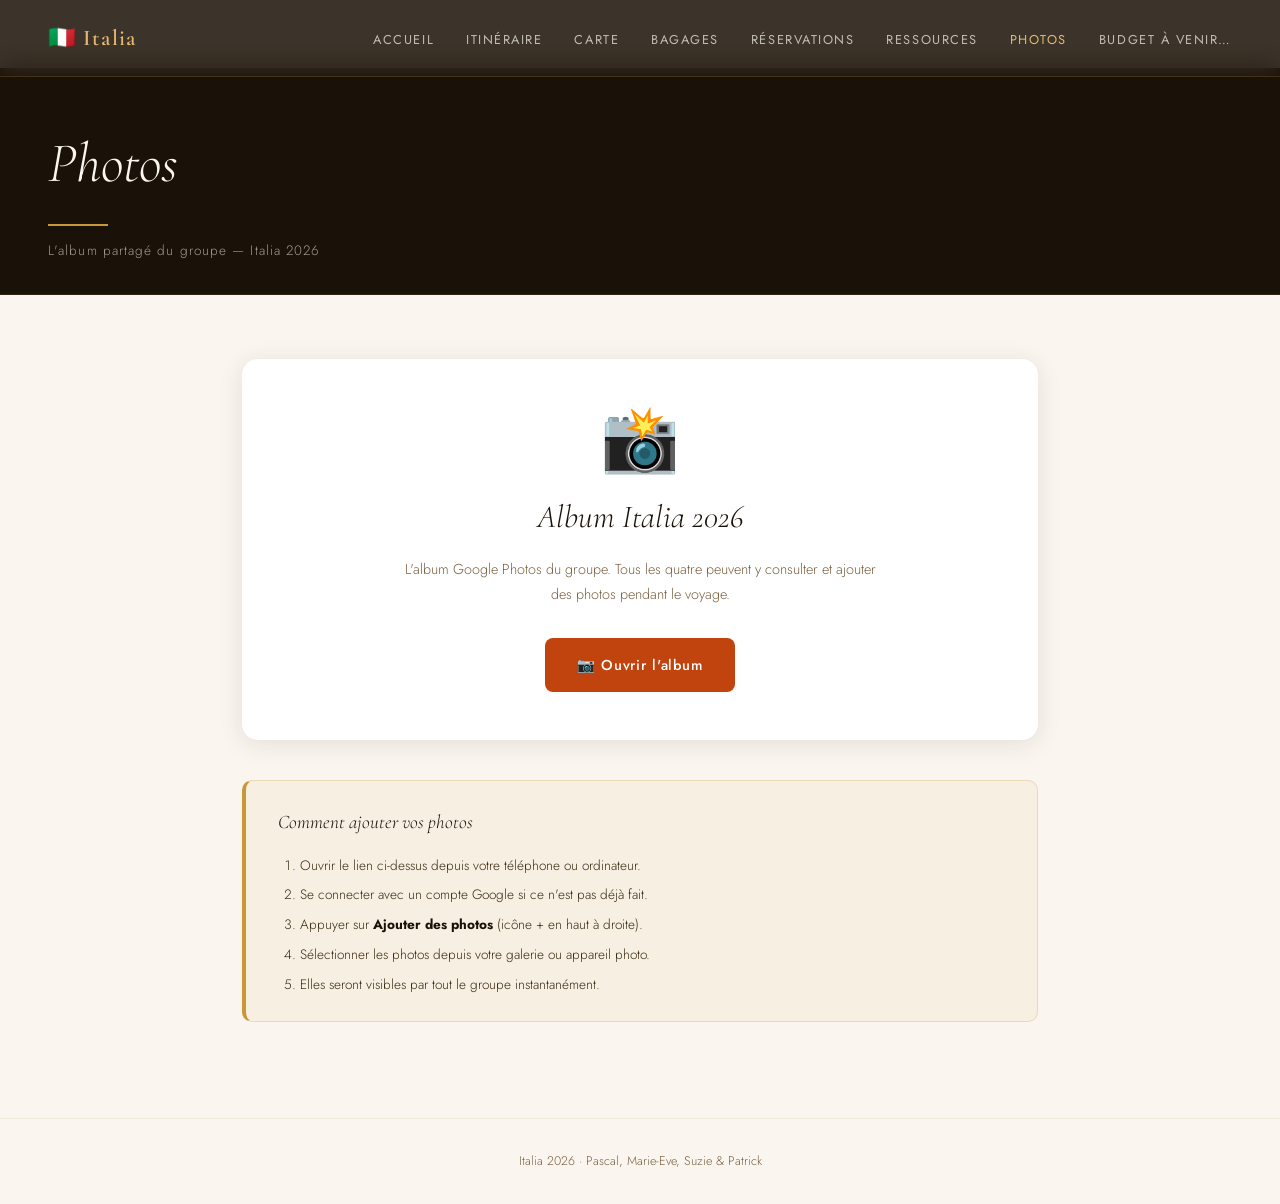
<file: photos.html>
<!DOCTYPE html>
<html lang="fr">
<head>
  <meta charset="UTF-8" />
  <meta name="viewport" content="width=device-width, initial-scale=1.0" />
  <title>Photos — Italia 2026</title>
  <link rel="preconnect" href="https://fonts.googleapis.com" />
  <link rel="preconnect" href="https://fonts.gstatic.com" crossorigin />
  <link href="https://fonts.googleapis.com/css2?family=Cormorant+Garamond:ital,wght@0,300;0,400;0,600;1,300;1,400&family=Jost:wght@300;400;500&display=swap" rel="stylesheet" />

  <style>
    :root {
      --terracotta: #C1440E;
      --terracotta-light: #E8622A;
      --gold: #C9963A;
      --gold-light: #E8B86D;
      --cream: #FAF6EF;
      --cream-dark: #F0E8D8;
      --dark: #1A1208;
      --dark-mid: #2E2010;
      --text: #3A2A10;
      --text-light: #7A6040;
      --white: #FFFFFF;
      --font-display: 'Cormorant Garamond', Georgia, serif;
      --font-body: 'Jost', sans-serif;
      --shadow: 0 4px 24px rgba(26,18,8,0.10);
    }

    *, *::before, *::after { box-sizing: border-box; margin: 0; padding: 0; }
    html { scroll-behavior: smooth; }
    body {
      background: var(--cream);
      color: var(--text);
      font-family: var(--font-body);
      font-weight: 300;
      line-height: 1.7;
      overflow-x: hidden;
    }

    /* ── Navigation ── */
    .nav {
      position: fixed;
      top: 0; left: 0; right: 0;
      z-index: 1000;
      display: flex;
      align-items: center;
      justify-content: space-between;
      padding: 1.2rem 3rem;
      background: rgba(26,18,8,0.97);
      backdrop-filter: blur(12px);
      border-bottom: 1px solid rgba(201,150,58,0.2);
    }
    .nav-logo {
      font-family: var(--font-display);
      font-size: 1.4rem;
      font-weight: 600;
      color: var(--gold-light);
      letter-spacing: 0.05em;
      text-decoration: none;
    }
    .nav-links {
      list-style: none;
      display: flex;
      gap: 2rem;
    }
    .nav-links a {
      text-decoration: none;
      color: rgba(250,246,239,0.7);
      font-size: 0.8rem;
      font-weight: 400;
      letter-spacing: 0.12em;
      text-transform: uppercase;
      transition: color 0.3s;
    }
    .nav-links a:hover, .nav-links a.active { color: var(--gold-light); }

    /* ── En-tête ── */
    .page-header {
      margin-top: 68px;
      background: var(--dark);
      padding: 3rem 3rem 2rem;
      border-bottom: 1px solid rgba(201,150,58,0.15);
    }
    .page-header h1 {
      font-family: var(--font-display);
      font-size: clamp(2.2rem, 5vw, 3.5rem);
      font-weight: 300;
      font-style: italic;
      color: var(--cream);
    }
    .page-header h1::after {
      content: '';
      display: block;
      width: 60px;
      height: 2px;
      background: var(--gold);
      margin-top: 0.8rem;
    }
    .page-header p {
      color: rgba(250,246,239,0.6);
      font-size: 0.85rem;
      letter-spacing: 0.08em;
      margin-top: 0.8rem;
    }

    /* ── Contenu ── */
    .main-content {
      max-width: 860px;
      margin: 0 auto;
      padding: 4rem 2rem 6rem;
      display: flex;
      flex-direction: column;
      align-items: center;
      gap: 2.5rem;
    }

    /* ── Bloc central ── */
    .photos-bloc {
      background: var(--white);
      border-radius: 16px;
      box-shadow: var(--shadow);
      padding: 3rem 2.5rem;
      text-align: center;
      width: 100%;
    }
    .photos-icon {
      font-size: 4rem;
      line-height: 1;
      margin-bottom: 1.2rem;
    }
    .photos-titre {
      font-family: var(--font-display);
      font-size: 2rem;
      font-weight: 300;
      font-style: italic;
      color: var(--dark);
      margin-bottom: 0.8rem;
    }
    .photos-desc {
      font-size: 0.9rem;
      color: var(--text-light);
      max-width: 480px;
      margin: 0 auto 2rem;
      line-height: 1.7;
    }

    /* ── Bouton principal ── */
    .btn-album {
      display: inline-flex;
      align-items: center;
      gap: 0.7rem;
      background: var(--terracotta);
      color: var(--white);
      text-decoration: none;
      padding: 0.9rem 2rem;
      border-radius: 8px;
      font-size: 0.9rem;
      font-weight: 500;
      letter-spacing: 0.06em;
      transition: background 0.2s, transform 0.15s;
    }
    .btn-album:hover {
      background: var(--terracotta-light);
      transform: translateY(-2px);
    }

    /* ── Instructions ── */
    .instructions {
      background: rgba(201,150,58,0.07);
      border: 1px solid rgba(201,150,58,0.25);
      border-left: 4px solid var(--gold);
      border-radius: 10px;
      padding: 1.6rem 2rem;
      width: 100%;
    }
    .instructions-titre {
      font-family: var(--font-display);
      font-size: 1.2rem;
      font-style: italic;
      color: var(--dark);
      margin-bottom: 1rem;
    }
    .instructions ol {
      padding-left: 1.4rem;
      display: flex;
      flex-direction: column;
      gap: 0.5rem;
    }
    .instructions li {
      font-size: 0.85rem;
      color: var(--text);
      line-height: 1.6;
    }
    .instructions li strong { color: var(--dark); }

    /* ── Footer ── */
    .footer {
      text-align: center;
      padding: 2rem;
      font-size: 0.78rem;
      color: var(--text-light);
      border-top: 1px solid var(--cream-dark);
    }

    /* ── Hamburger ── */
    .nav-hamburger {
      display: none;
      flex-direction: column;
      justify-content: center;
      gap: 5px;
      background: none;
      border: none;
      cursor: pointer;
      padding: 4px;
    }
    .nav-hamburger span {
      display: block;
      width: 24px;
      height: 2px;
      background: var(--gold-light);
      border-radius: 2px;
      transition: transform 0.3s ease, opacity 0.3s ease;
      transform-origin: center;
    }
    .nav-hamburger.open span:nth-child(1) { transform: translateY(7px) rotate(45deg); }
    .nav-hamburger.open span:nth-child(2) { opacity: 0; transform: scaleX(0); }
    .nav-hamburger.open span:nth-child(3) { transform: translateY(-7px) rotate(-45deg); }

    @media (max-width: 640px) {
      .nav { padding: 1rem 1.2rem; }
      .nav-hamburger { display: flex; }
      .nav-links {
        display: none;
        flex-direction: column;
        gap: 0;
        position: absolute;
        top: 100%;
        left: 0; right: 0;
        background: rgba(26,18,8,0.98);
        border-bottom: 1px solid rgba(201,150,58,0.2);
        backdrop-filter: blur(12px);
        padding: 0.5rem 0 1rem;
      }
      .nav-links.open { display: flex; }
      .nav-links li { width: 100%; }
      .nav-links a {
        display: block;
        padding: 0.75rem 1.5rem;
        border-bottom: 1px solid rgba(201,150,58,0.1);
        font-size: 0.85rem;
      }
      .nav-links li:last-child a { border-bottom: none; }
      .page-header { padding: 2rem 1.2rem 1.5rem; }
      .main-content { padding: 2.5rem 1rem 4rem; }
      .photos-bloc { padding: 2rem 1.2rem; }
      .instructions { padding: 1.2rem 1.2rem; }
    }
  </style>
</head>
<body>

  <!-- Navigation -->
  <nav class="nav">
    <div class="nav-logo">🇮🇹 Italia</div>
    <button class="nav-hamburger" aria-label="Menu" onclick="toggleNav(this)">
      <span></span><span></span><span></span>
    </button>
    <ul class="nav-links" id="nav-links">
      <li><a href="index.html">Accueil</a></li>
      <li><a href="itineraire.html">Itinéraire</a></li>
      <li><a href="carte.html">Carte</a></li>
      <li><a href="checklist.html">Bagages</a></li>
      <li><a href="reservations.html">Réservations</a></li>
      <li><a href="ressources.html">Ressources</a></li>
      <li><a href="photos.html" class="active">Photos</a></li>
      <li><a href="#">Budget à venir…</a></li>
    </ul>
  </nav>

  <!-- En-tête -->
  <div class="page-header">
    <h1>Photos</h1>
    <p>L'album partagé du groupe — Italia 2026</p>
  </div>

  <div class="main-content">

    <div class="photos-bloc">
      <div class="photos-icon">📸</div>
      <div class="photos-titre">Album Italia 2026</div>
      <p class="photos-desc">
        L'album Google Photos du groupe. Tous les quatre peuvent y consulter et ajouter des photos pendant le voyage.
      </p>
      <a class="btn-album" href="https://photos.google.com/album/AF1QipM1MuBN_TCskhiPjjDQi92r-2dlMCszgdOwyeXj" target="_blank">
        📷 Ouvrir l'album
      </a>
    </div>

    <div class="instructions">
      <div class="instructions-titre">Comment ajouter vos photos</div>
      <ol>
        <li>Ouvrir le lien ci-dessus depuis votre téléphone ou ordinateur.</li>
        <li>Se connecter avec un compte Google si ce n'est pas déjà fait.</li>
        <li>Appuyer sur <strong>Ajouter des photos</strong> (icône + en haut à droite).</li>
        <li>Sélectionner les photos depuis votre galerie ou appareil photo.</li>
        <li>Elles seront visibles par tout le groupe instantanément.</li>
      </ol>
    </div>

  </div>

  <footer class="footer">
    <p>Italia 2026 · Pascal, Marie-Eve, Suzie &amp; Patrick</p>
  </footer>

  <script src="js/main.js"></script>
</body>
</html>
</file>
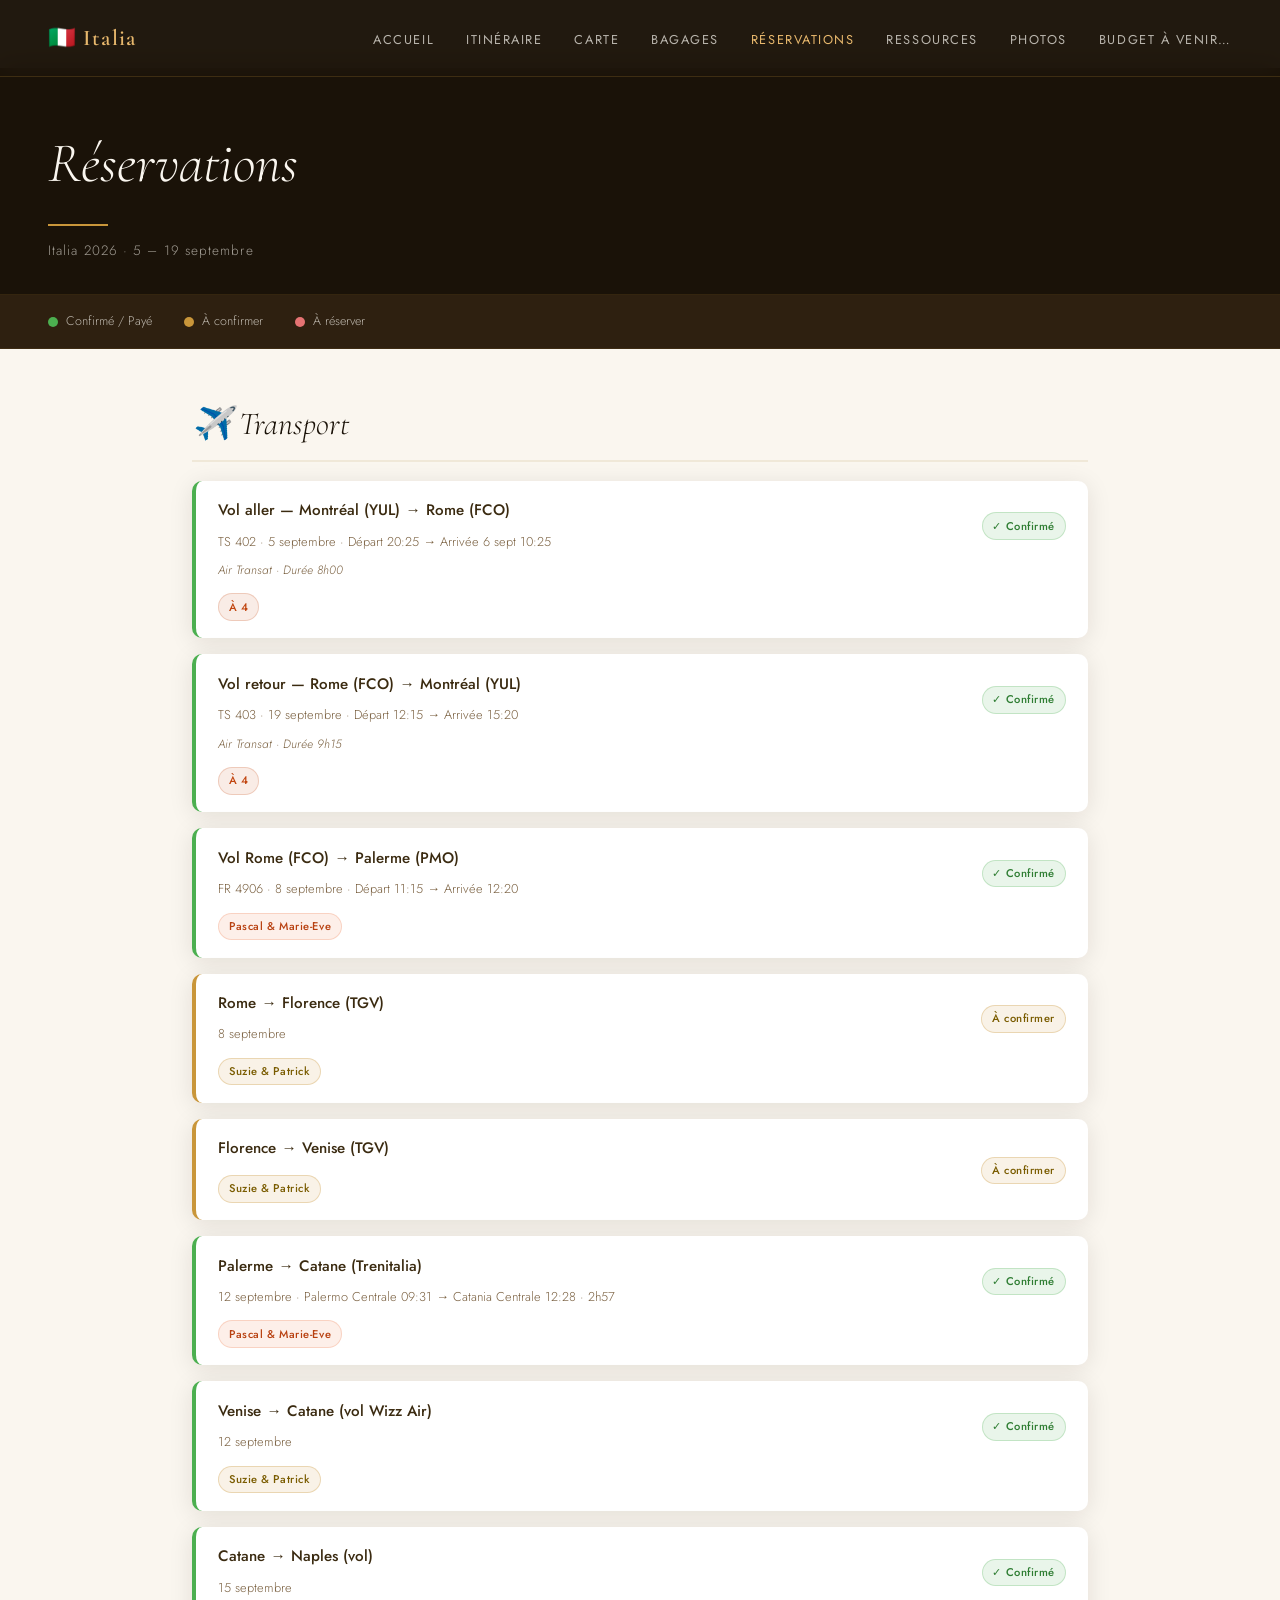
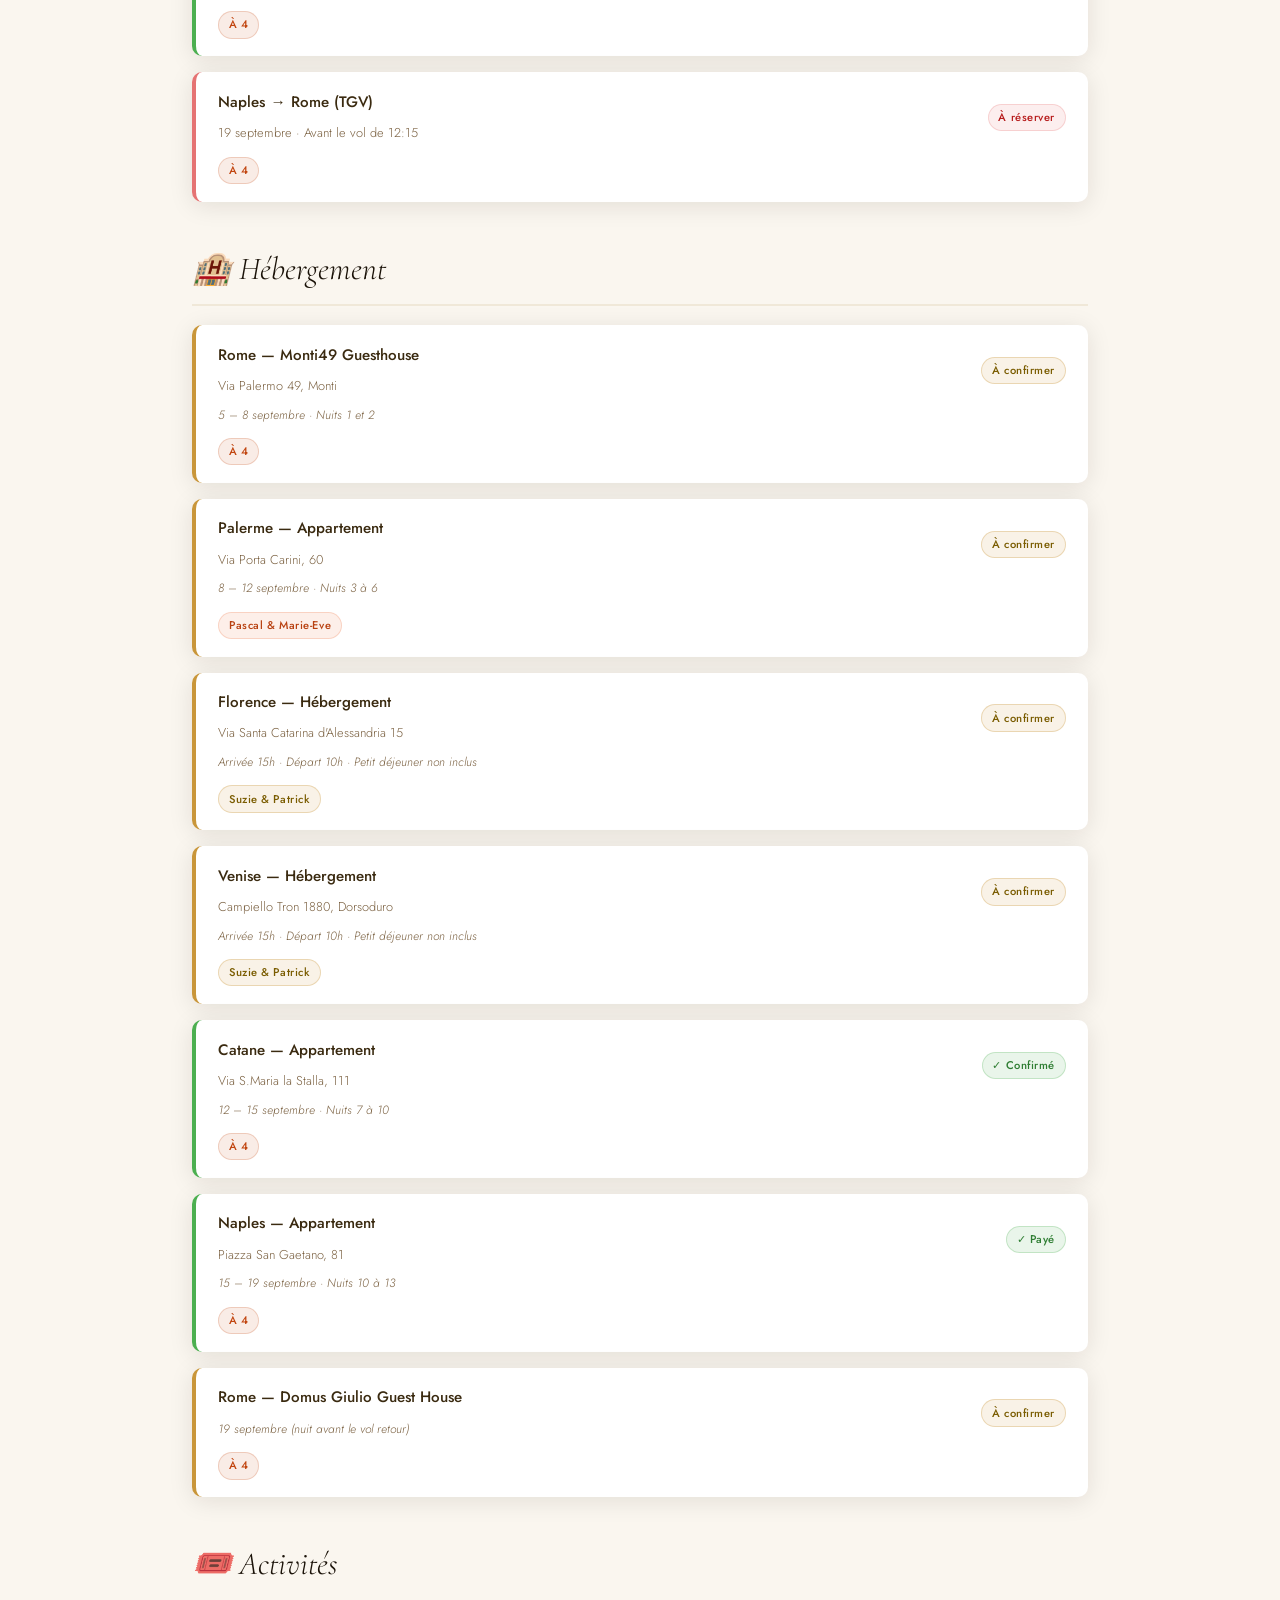
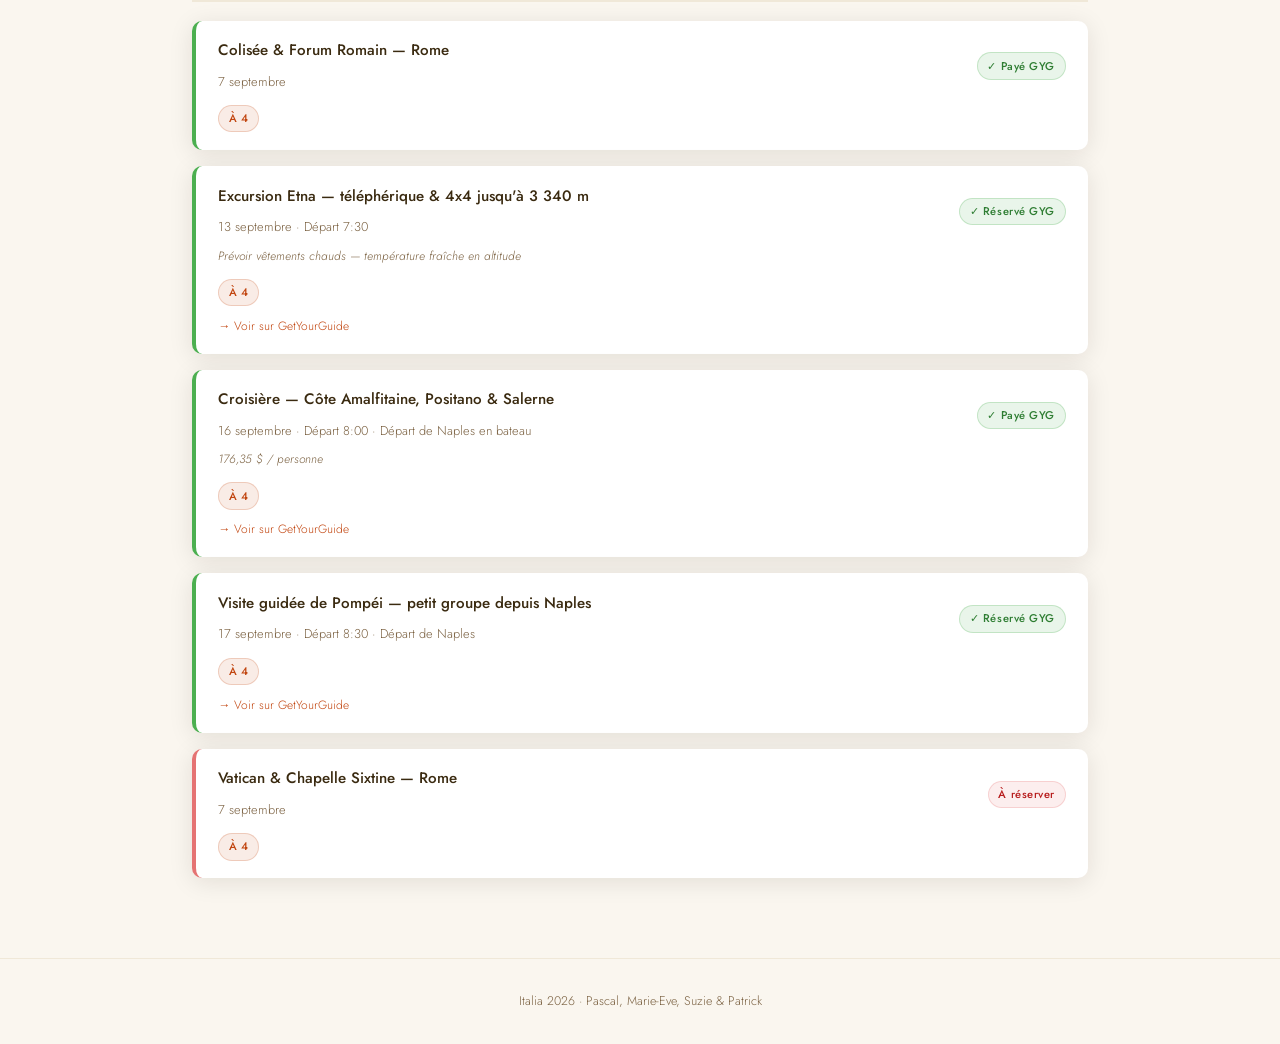
<file: reservations.html>
<!DOCTYPE html>
<html lang="fr">
<head>
  <meta charset="UTF-8" />
  <meta name="viewport" content="width=device-width, initial-scale=1.0" />
  <title>Réservations — Italia 2026</title>
  <link rel="preconnect" href="https://fonts.googleapis.com" />
  <link rel="preconnect" href="https://fonts.gstatic.com" crossorigin />
  <link href="https://fonts.googleapis.com/css2?family=Cormorant+Garamond:ital,wght@0,300;0,400;0,600;1,300;1,400&family=Jost:wght@300;400;500&display=swap" rel="stylesheet" />

  <style>
    :root {
      --terracotta: #C1440E;
      --terracotta-light: #E8622A;
      --gold: #C9963A;
      --gold-light: #E8B86D;
      --cream: #FAF6EF;
      --cream-dark: #F0E8D8;
      --dark: #1A1208;
      --dark-mid: #2E2010;
      --text: #3A2A10;
      --text-light: #7A6040;
      --white: #FFFFFF;
      --font-display: 'Cormorant Garamond', Georgia, serif;
      --font-body: 'Jost', sans-serif;
      --shadow: 0 4px 24px rgba(26,18,8,0.10);
      --color-groupe: #C1440E;
      --color-pascal: #E8622A;
      --color-suzie: #C9963A;
    }

    *, *::before, *::after { box-sizing: border-box; margin: 0; padding: 0; }
    html { scroll-behavior: smooth; }
    body {
      background: var(--cream);
      color: var(--text);
      font-family: var(--font-body);
      font-weight: 300;
      line-height: 1.7;
      overflow-x: hidden;
    }

    /* ── Navigation ── */
    .nav {
      position: fixed;
      top: 0; left: 0; right: 0;
      z-index: 1000;
      display: flex;
      align-items: center;
      justify-content: space-between;
      padding: 1.2rem 3rem;
      background: rgba(26,18,8,0.97);
      backdrop-filter: blur(12px);
      border-bottom: 1px solid rgba(201,150,58,0.2);
    }
    .nav-logo {
      font-family: var(--font-display);
      font-size: 1.4rem;
      font-weight: 600;
      color: var(--gold-light);
      letter-spacing: 0.05em;
      text-decoration: none;
    }
    .nav-links {
      list-style: none;
      display: flex;
      gap: 2rem;
    }
    .nav-links a {
      text-decoration: none;
      color: rgba(250,246,239,0.7);
      font-size: 0.8rem;
      font-weight: 400;
      letter-spacing: 0.12em;
      text-transform: uppercase;
      transition: color 0.3s;
    }
    .nav-links a:hover, .nav-links a.active { color: var(--gold-light); }

    /* ── En-tête ── */
    .page-header {
      margin-top: 68px;
      background: var(--dark);
      padding: 3rem 3rem 2rem;
      border-bottom: 1px solid rgba(201,150,58,0.15);
    }
    .page-header h1 {
      font-family: var(--font-display);
      font-size: clamp(2.2rem, 5vw, 3.5rem);
      font-weight: 300;
      font-style: italic;
      color: var(--cream);
    }
    .page-header h1::after {
      content: '';
      display: block;
      width: 60px;
      height: 2px;
      background: var(--gold);
      margin-top: 0.8rem;
    }
    .page-header p {
      color: rgba(250,246,239,0.6);
      font-size: 0.85rem;
      letter-spacing: 0.08em;
      margin-top: 0.8rem;
    }

    /* ── Résumé statuts ── */
    .statuts-bar {
      background: var(--dark-mid);
      padding: 1rem 3rem;
      display: flex;
      gap: 2rem;
      flex-wrap: wrap;
      border-bottom: 1px solid rgba(201,150,58,0.1);
    }
    .statut-item {
      display: flex;
      align-items: center;
      gap: 0.5rem;
      font-size: 0.78rem;
      color: rgba(250,246,239,0.7);
    }
    .statut-dot {
      width: 10px; height: 10px;
      border-radius: 50%;
    }
    .dot-confirme { background: #4caf50; }
    .dot-attente  { background: var(--gold); }
    .dot-reserver { background: #e57373; }

    /* ── Contenu principal ── */
    .main-content {
      max-width: 960px;
      margin: 0 auto;
      padding: 3rem 2rem 4rem;
    }

    /* ── Section titre ── */
    .section-titre {
      font-family: var(--font-display);
      font-size: 2rem;
      font-weight: 300;
      font-style: italic;
      color: var(--dark);
      margin: 2.5rem 0 1.2rem;
      padding-bottom: 0.5rem;
      border-bottom: 2px solid var(--cream-dark);
      display: flex;
      align-items: center;
      gap: 0.8rem;
    }
    .section-titre:first-child { margin-top: 0; }

    /* ── Carte de réservation ── */
    .resa-card {
      background: var(--white);
      border-radius: 10px;
      box-shadow: var(--shadow);
      margin-bottom: 1rem;
      overflow: hidden;
      border-left: 4px solid var(--cream-dark);
      transition: box-shadow 0.2s;
    }
    .resa-card:hover { box-shadow: 0 6px 32px rgba(26,18,8,0.13); }
    .resa-card.confirme { border-left-color: #4caf50; }
    .resa-card.attente  { border-left-color: var(--gold); }
    .resa-card.reserver { border-left-color: #e57373; }

    .resa-body {
      padding: 1.1rem 1.4rem;
      display: grid;
      grid-template-columns: 1fr auto;
      gap: 0.4rem 1rem;
      align-items: start;
    }
    .resa-titre {
      font-size: 0.95rem;
      font-weight: 500;
      color: var(--text);
      grid-column: 1;
    }
    .resa-badge {
      grid-column: 2;
      grid-row: 1 / 3;
      align-self: center;
    }
    .resa-detail {
      font-size: 0.8rem;
      color: var(--text-light);
      grid-column: 1;
    }
    .resa-meta {
      font-size: 0.75rem;
      color: var(--text-light);
      font-style: italic;
      grid-column: 1;
      margin-top: 0.1rem;
    }

    /* ── Badges ── */
    .badge {
      display: inline-block;
      padding: 0.2rem 0.6rem;
      border-radius: 20px;
      font-size: 0.7rem;
      font-weight: 500;
      letter-spacing: 0.05em;
      white-space: nowrap;
    }
    .badge-confirme { background: rgba(76,175,80,0.12); color: #2e7d32; border: 1px solid rgba(76,175,80,0.25); }
    .badge-attente  { background: rgba(201,150,58,0.12); color: #7a5c00; border: 1px solid rgba(201,150,58,0.3); }
    .badge-reserver { background: rgba(229,115,115,0.12); color: #b71c1c; border: 1px solid rgba(229,115,115,0.25); }
    .badge-groupe   { background: rgba(193,68,14,0.10); color: var(--terracotta); border: 1px solid rgba(193,68,14,0.2); }
    .badge-pascal   { background: rgba(232,98,42,0.10); color: #b84010; border: 1px solid rgba(232,98,42,0.2); }
    .badge-suzie    { background: rgba(201,150,58,0.12); color: #7a5c00; border: 1px solid rgba(201,150,58,0.3); }

    /* ── Tags participants ── */
    .tags {
      display: flex;
      gap: 0.4rem;
      flex-wrap: wrap;
      margin-top: 0.4rem;
      grid-column: 1;
    }

    /* ── Lien ── */
    .resa-lien {
      font-size: 0.75rem;
      color: var(--terracotta);
      text-decoration: none;
      grid-column: 1;
      margin-top: 0.2rem;
    }
    .resa-lien:hover { text-decoration: underline; }

    /* ── Footer ── */
    .footer {
      text-align: center;
      padding: 2rem;
      font-size: 0.78rem;
      color: var(--text-light);
      border-top: 1px solid var(--cream-dark);
    }

    /* ── Hamburger ── */
    .nav-hamburger {
      display: none;
      flex-direction: column;
      justify-content: center;
      gap: 5px;
      background: none;
      border: none;
      cursor: pointer;
      padding: 4px;
    }
    .nav-hamburger span {
      display: block;
      width: 24px;
      height: 2px;
      background: var(--gold-light);
      border-radius: 2px;
      transition: transform 0.3s ease, opacity 0.3s ease;
      transform-origin: center;
    }
    .nav-hamburger.open span:nth-child(1) { transform: translateY(7px) rotate(45deg); }
    .nav-hamburger.open span:nth-child(2) { opacity: 0; transform: scaleX(0); }
    .nav-hamburger.open span:nth-child(3) { transform: translateY(-7px) rotate(-45deg); }

    @media (max-width: 640px) {
      .nav { padding: 1rem 1.2rem; }
      .nav-hamburger { display: flex; }
      .nav-links {
        display: none;
        flex-direction: column;
        gap: 0;
        position: absolute;
        top: 100%;
        left: 0; right: 0;
        background: rgba(26,18,8,0.98);
        border-bottom: 1px solid rgba(201,150,58,0.2);
        backdrop-filter: blur(12px);
        padding: 0.5rem 0 1rem;
      }
      .nav-links.open { display: flex; }
      .nav-links li { width: 100%; }
      .nav-links a {
        display: block;
        padding: 0.8rem 2rem;
        font-size: 0.85rem;
        letter-spacing: 0.1em;
        border-bottom: 1px solid rgba(201,150,58,0.07);
      }
      .nav-links li:last-child a { border-bottom: none; }
      .page-header { padding: 2rem 1.2rem 1.5rem; }
      .statuts-bar { padding: 1rem 1.2rem; gap: 1rem; }
      .main-content { padding: 2rem 1rem 3rem; }
      .resa-body { grid-template-columns: 1fr; }
      .resa-badge { grid-column: 1; grid-row: auto; margin-top: 0.4rem; }
    }
  </style>
</head>
<body>

  <!-- Navigation -->
  <nav class="nav">
    <div class="nav-logo">🇮🇹 Italia</div>
    <button class="nav-hamburger" aria-label="Menu" onclick="toggleNav(this)">
      <span></span><span></span><span></span>
    </button>
    <ul class="nav-links" id="nav-links">
      <li><a href="index.html">Accueil</a></li>
      <li><a href="itineraire.html">Itinéraire</a></li>
      <li><a href="carte.html">Carte</a></li>
      <li><a href="checklist.html">Bagages</a></li>
      <li><a href="reservations.html" class="active">Réservations</a></li>
      <li><a href="ressources.html">Ressources</a></li>
      <li><a href="photos.html">Photos</a></li>
      <li><a href="#">Budget à venir…</a></li>
    </ul>
  </nav>

  <!-- En-tête -->
  <div class="page-header">
    <h1>Réservations</h1>
    <p>Italia 2026 · 5 – 19 septembre</p>
  </div>

  <!-- Barre de statuts -->
  <div class="statuts-bar">
    <div class="statut-item"><div class="statut-dot dot-confirme"></div> Confirmé / Payé</div>
    <div class="statut-item"><div class="statut-dot dot-attente"></div> À confirmer</div>
    <div class="statut-item"><div class="statut-dot dot-reserver"></div> À réserver</div>
  </div>

  <div class="main-content">

    <!-- ══════════════════════════════
         TRANSPORT
    ══════════════════════════════ -->
    <h2 class="section-titre">✈️ Transport</h2>

    <!-- Vol aller -->
    <div class="resa-card confirme">
      <div class="resa-body">
        <div class="resa-titre">Vol aller — Montréal (YUL) → Rome (FCO)</div>
        <div class="resa-badge"><span class="badge badge-confirme">✓ Confirmé</span></div>
        <div class="resa-detail">TS 402 · 5 septembre · Départ 20:25 → Arrivée 6 sept 10:25</div>
        <div class="resa-meta">Air Transat · Durée 8h00</div>
        <div class="tags"><span class="badge badge-groupe">À 4</span></div>
      </div>
    </div>

    <!-- Vol retour -->
    <div class="resa-card confirme">
      <div class="resa-body">
        <div class="resa-titre">Vol retour — Rome (FCO) → Montréal (YUL)</div>
        <div class="resa-badge"><span class="badge badge-confirme">✓ Confirmé</span></div>
        <div class="resa-detail">TS 403 · 19 septembre · Départ 12:15 → Arrivée 15:20</div>
        <div class="resa-meta">Air Transat · Durée 9h15</div>
        <div class="tags"><span class="badge badge-groupe">À 4</span></div>
      </div>
    </div>

    <!-- Rome → Palerme -->
    <div class="resa-card confirme">
      <div class="resa-body">
        <div class="resa-titre">Vol Rome (FCO) → Palerme (PMO)</div>
        <div class="resa-badge"><span class="badge badge-confirme">✓ Confirmé</span></div>
        <div class="resa-detail">FR 4906 · 8 septembre · Départ 11:15 → Arrivée 12:20</div>
        <div class="tags"><span class="badge badge-pascal">Pascal &amp; Marie-Eve</span></div>
      </div>
    </div>

    <!-- Rome → Florence -->
    <div class="resa-card attente">
      <div class="resa-body">
        <div class="resa-titre">Rome → Florence (TGV)</div>
        <div class="resa-badge"><span class="badge badge-attente">À confirmer</span></div>
        <div class="resa-detail">8 septembre</div>
        <div class="tags"><span class="badge badge-suzie">Suzie &amp; Patrick</span></div>
      </div>
    </div>

    <!-- Florence → Venise -->
    <div class="resa-card attente">
      <div class="resa-body">
        <div class="resa-titre">Florence → Venise (TGV)</div>
        <div class="resa-badge"><span class="badge badge-attente">À confirmer</span></div>
        <div class="tags"><span class="badge badge-suzie">Suzie &amp; Patrick</span></div>
      </div>
    </div>

    <!-- Palerme → Catane -->
    <div class="resa-card confirme">
      <div class="resa-body">
        <div class="resa-titre">Palerme → Catane (Trenitalia)</div>
        <div class="resa-badge"><span class="badge badge-confirme">✓ Confirmé</span></div>
        <div class="resa-detail">12 septembre · Palermo Centrale 09:31 → Catania Centrale 12:28 · 2h57</div>
        <div class="tags"><span class="badge badge-pascal">Pascal &amp; Marie-Eve</span></div>
      </div>
    </div>

    <!-- Venise → Catane -->
    <div class="resa-card confirme">
      <div class="resa-body">
        <div class="resa-titre">Venise → Catane (vol Wizz Air)</div>
        <div class="resa-badge"><span class="badge badge-confirme">✓ Confirmé</span></div>
        <div class="resa-detail">12 septembre</div>
        <div class="tags"><span class="badge badge-suzie">Suzie &amp; Patrick</span></div>
      </div>
    </div>

    <!-- Catane → Naples -->
    <div class="resa-card confirme">
      <div class="resa-body">
        <div class="resa-titre">Catane → Naples (vol)</div>
        <div class="resa-badge"><span class="badge badge-confirme">✓ Confirmé</span></div>
        <div class="resa-detail">15 septembre</div>
        <div class="tags"><span class="badge badge-groupe">À 4</span></div>
      </div>
    </div>

    <!-- Naples → Rome -->
    <div class="resa-card reserver">
      <div class="resa-body">
        <div class="resa-titre">Naples → Rome (TGV)</div>
        <div class="resa-badge"><span class="badge badge-reserver">À réserver</span></div>
        <div class="resa-detail">19 septembre · Avant le vol de 12:15</div>
        <div class="tags"><span class="badge badge-groupe">À 4</span></div>
      </div>
    </div>

    <!-- ══════════════════════════════
         HÉBERGEMENT
    ══════════════════════════════ -->
    <h2 class="section-titre">🏨 Hébergement</h2>

    <!-- Rome aller -->
    <div class="resa-card attente">
      <div class="resa-body">
        <div class="resa-titre">Rome — Monti49 Guesthouse</div>
        <div class="resa-badge"><span class="badge badge-attente">À confirmer</span></div>
        <div class="resa-detail">Via Palermo 49, Monti</div>
        <div class="resa-meta">5 – 8 septembre · Nuits 1 et 2</div>
        <div class="tags"><span class="badge badge-groupe">À 4</span></div>
      </div>
    </div>

    <!-- Palerme -->
    <div class="resa-card attente">
      <div class="resa-body">
        <div class="resa-titre">Palerme — Appartement</div>
        <div class="resa-badge"><span class="badge badge-attente">À confirmer</span></div>
        <div class="resa-detail">Via Porta Carini, 60</div>
        <div class="resa-meta">8 – 12 septembre · Nuits 3 à 6</div>
        <div class="tags"><span class="badge badge-pascal">Pascal &amp; Marie-Eve</span></div>
      </div>
    </div>

    <!-- Florence -->
    <div class="resa-card attente">
      <div class="resa-body">
        <div class="resa-titre">Florence — Hébergement</div>
        <div class="resa-badge"><span class="badge badge-attente">À confirmer</span></div>
        <div class="resa-detail">Via Santa Catarina d'Alessandria 15</div>
        <div class="resa-meta">Arrivée 15h · Départ 10h · Petit déjeuner non inclus</div>
        <div class="tags"><span class="badge badge-suzie">Suzie &amp; Patrick</span></div>
      </div>
    </div>

    <!-- Venise -->
    <div class="resa-card attente">
      <div class="resa-body">
        <div class="resa-titre">Venise — Hébergement</div>
        <div class="resa-badge"><span class="badge badge-attente">À confirmer</span></div>
        <div class="resa-detail">Campiello Tron 1880, Dorsoduro</div>
        <div class="resa-meta">Arrivée 15h · Départ 10h · Petit déjeuner non inclus</div>
        <div class="tags"><span class="badge badge-suzie">Suzie &amp; Patrick</span></div>
      </div>
    </div>

    <!-- Catane -->
    <div class="resa-card confirme">
      <div class="resa-body">
        <div class="resa-titre">Catane — Appartement</div>
        <div class="resa-badge"><span class="badge badge-confirme">✓ Confirmé</span></div>
        <div class="resa-detail">Via S.Maria la Stalla, 111</div>
        <div class="resa-meta">12 – 15 septembre · Nuits 7 à 10</div>
        <div class="tags"><span class="badge badge-groupe">À 4</span></div>
      </div>
    </div>

    <!-- Naples -->
    <div class="resa-card confirme">
      <div class="resa-body">
        <div class="resa-titre">Naples — Appartement</div>
        <div class="resa-badge"><span class="badge badge-confirme">✓ Payé</span></div>
        <div class="resa-detail">Piazza San Gaetano, 81</div>
        <div class="resa-meta">15 – 19 septembre · Nuits 10 à 13</div>
        <div class="tags"><span class="badge badge-groupe">À 4</span></div>
      </div>
    </div>

    <!-- Rome retour -->
    <div class="resa-card attente">
      <div class="resa-body">
        <div class="resa-titre">Rome — Domus Giulio Guest House</div>
        <div class="resa-badge"><span class="badge badge-attente">À confirmer</span></div>
        <div class="resa-meta">19 septembre (nuit avant le vol retour)</div>
        <div class="tags"><span class="badge badge-groupe">À 4</span></div>
      </div>
    </div>

    <!-- ══════════════════════════════
         ACTIVITÉS
    ══════════════════════════════ -->
    <h2 class="section-titre">🎟️ Activités</h2>

    <!-- Colisée -->
    <div class="resa-card confirme">
      <div class="resa-body">
        <div class="resa-titre">Colisée &amp; Forum Romain — Rome</div>
        <div class="resa-badge"><span class="badge badge-confirme">✓ Payé GYG</span></div>
        <div class="resa-detail">7 septembre</div>
        <div class="tags"><span class="badge badge-groupe">À 4</span></div>
      </div>
    </div>

    <!-- Etna -->
    <div class="resa-card confirme">
      <div class="resa-body">
        <div class="resa-titre">Excursion Etna — téléphérique &amp; 4x4 jusqu'à 3 340 m</div>
        <div class="resa-badge"><span class="badge badge-confirme">✓ Réservé GYG</span></div>
        <div class="resa-detail">13 septembre · Départ 7:30</div>
        <div class="resa-meta">Prévoir vêtements chauds — température fraîche en altitude</div>
        <div class="tags"><span class="badge badge-groupe">À 4</span></div>
        <a class="resa-lien" href="https://www.getyourguide.com/nicolosi-l115237/excursion-sur-l-etna-au-depart-de-catane-avec-telepherique-et-4x4-jusqu-a-3340-metres-t454024/" target="_blank">→ Voir sur GetYourGuide</a>
      </div>
    </div>

    <!-- Amalfi -->
    <div class="resa-card confirme">
      <div class="resa-body">
        <div class="resa-titre">Croisière — Côte Amalfitaine, Positano &amp; Salerne</div>
        <div class="resa-badge"><span class="badge badge-confirme">✓ Payé GYG</span></div>
        <div class="resa-detail">16 septembre · Départ 8:00 · Départ de Naples en bateau</div>
        <div class="resa-meta">176,35 $ / personne</div>
        <div class="tags"><span class="badge badge-groupe">À 4</span></div>
        <a class="resa-lien" href="https://www.getyourguide.com/naples-l162/au-depart-de-naples-salerne-positano-et-la-cote-amalfitaine-en-bateau-t870296/" target="_blank">→ Voir sur GetYourGuide</a>
      </div>
    </div>

    <!-- Pompéi -->
    <div class="resa-card confirme">
      <div class="resa-body">
        <div class="resa-titre">Visite guidée de Pompéi — petit groupe depuis Naples</div>
        <div class="resa-badge"><span class="badge badge-confirme">✓ Réservé GYG</span></div>
        <div class="resa-detail">17 septembre · Départ 8:30 · Départ de Naples</div>
        <div class="tags"><span class="badge badge-groupe">À 4</span></div>
        <a class="resa-lien" href="https://www.getyourguide.com/naples-l162/visite-guidee-de-pompei-depuis-naples-en-petit-groupe-t442514/" target="_blank">→ Voir sur GetYourGuide</a>
      </div>
    </div>

    <!-- Vatican -->
    <div class="resa-card reserver">
      <div class="resa-body">
        <div class="resa-titre">Vatican &amp; Chapelle Sixtine — Rome</div>
        <div class="resa-badge"><span class="badge badge-reserver">À réserver</span></div>
        <div class="resa-detail">7 septembre</div>
        <div class="tags"><span class="badge badge-groupe">À 4</span></div>
      </div>
    </div>

  </div>

  <footer class="footer">
    <p>Italia 2026 · Pascal, Marie-Eve, Suzie &amp; Patrick</p>
  </footer>

  <script>
    function toggleNav(btn) {
      btn.classList.toggle('open');
      document.getElementById('nav-links').classList.toggle('open');
    }
  </script>

</body>
</html>
</file>
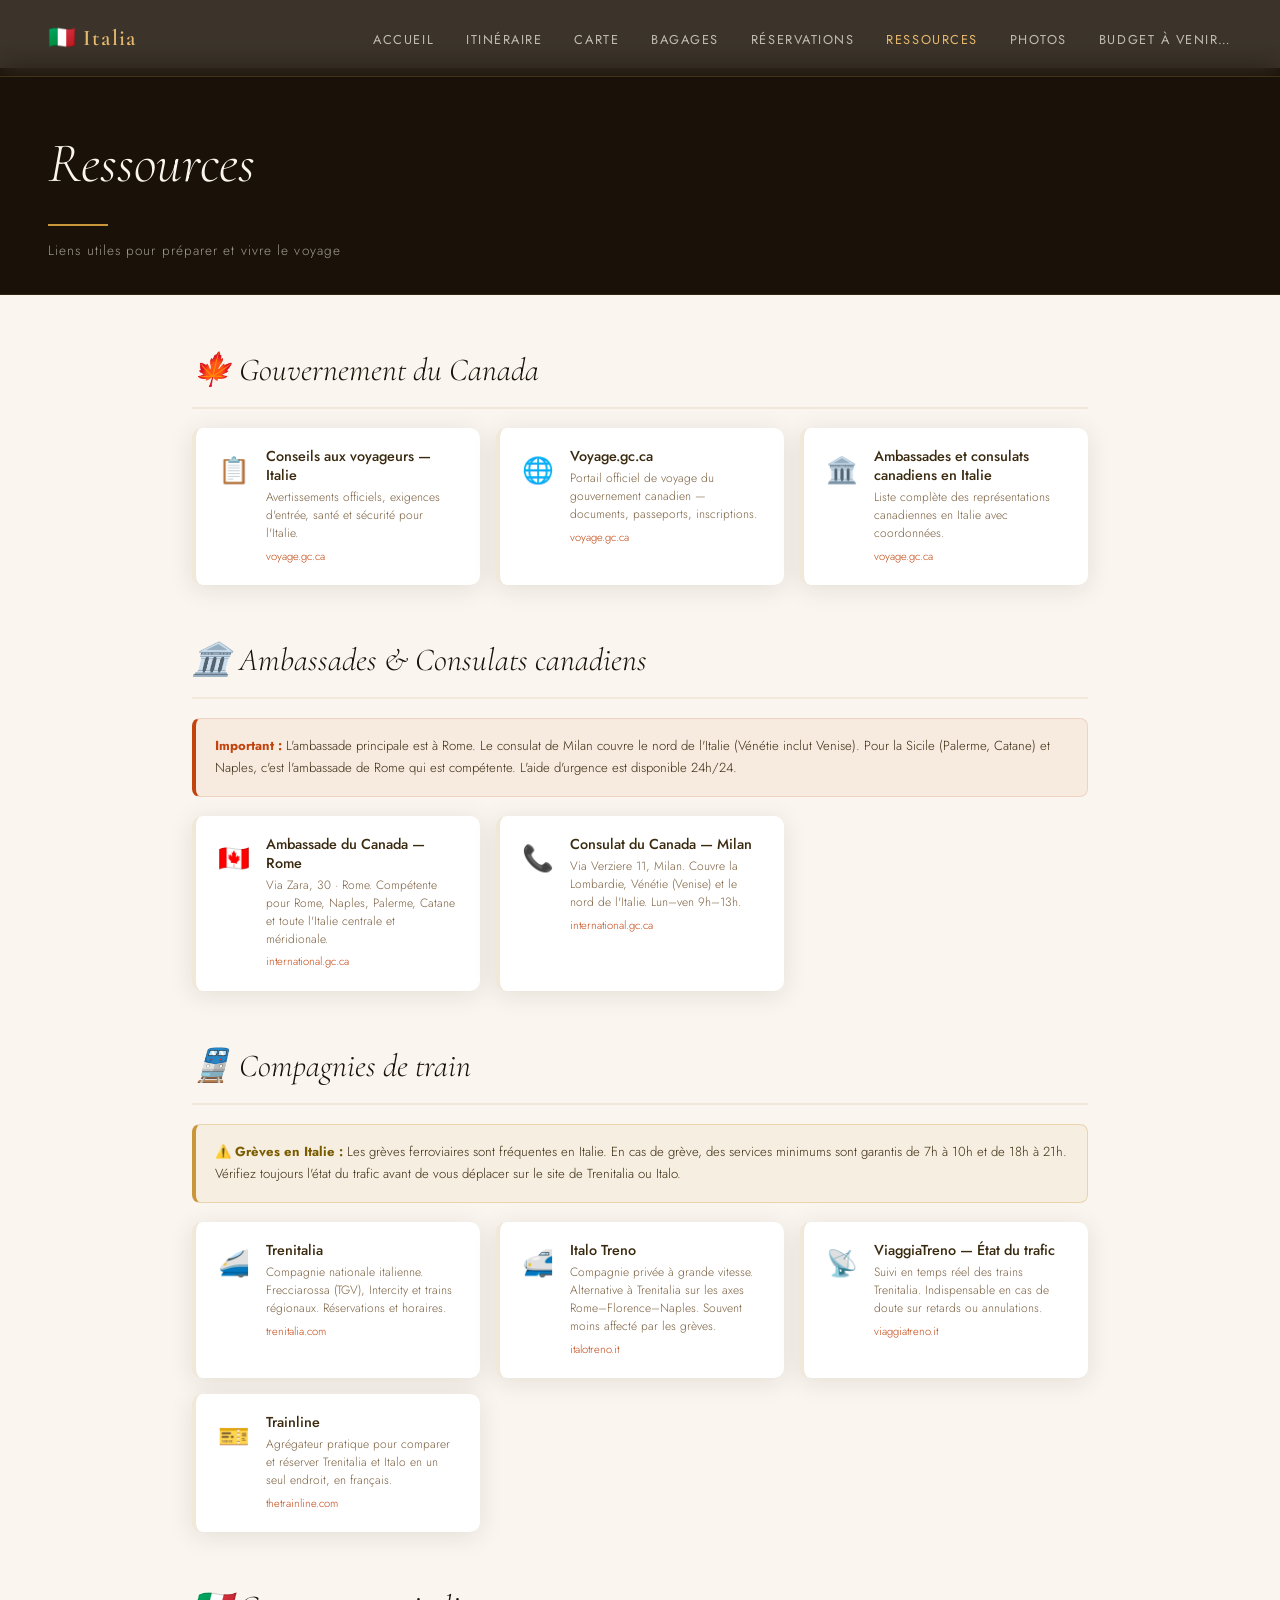
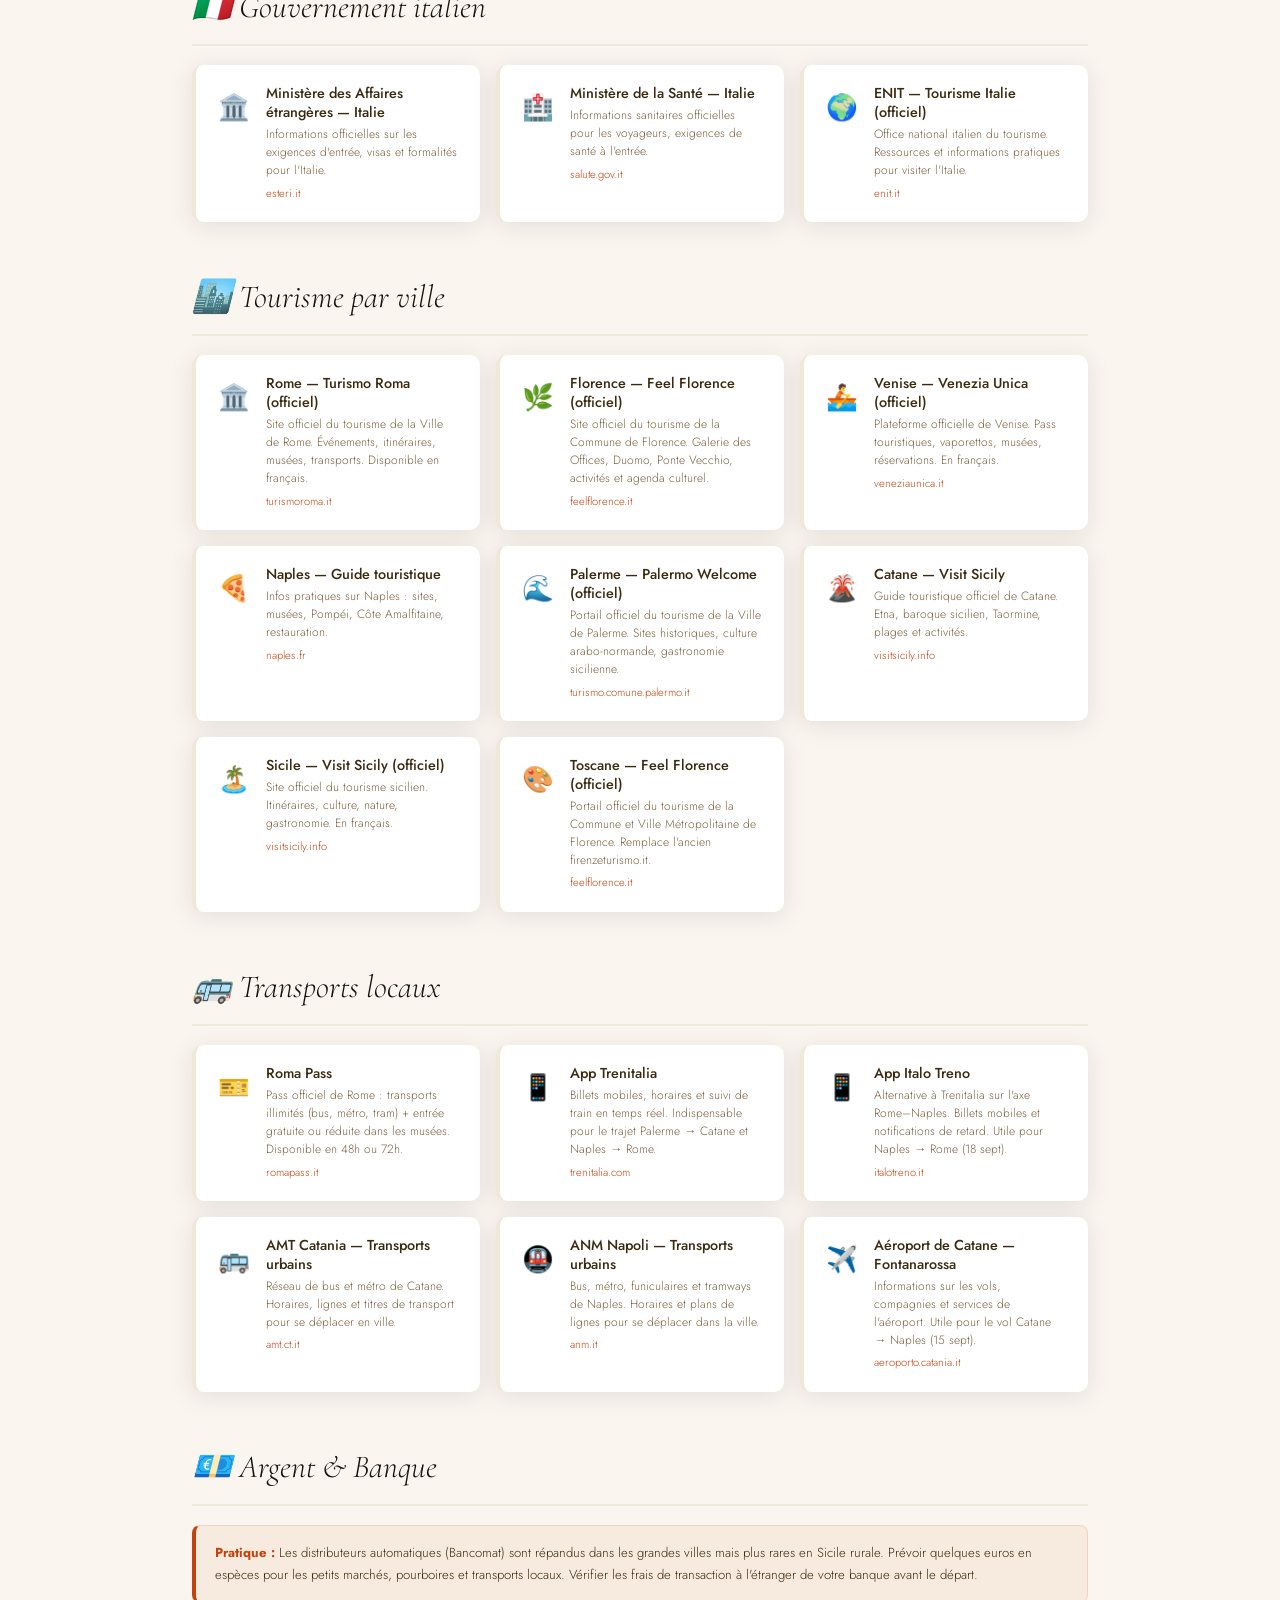
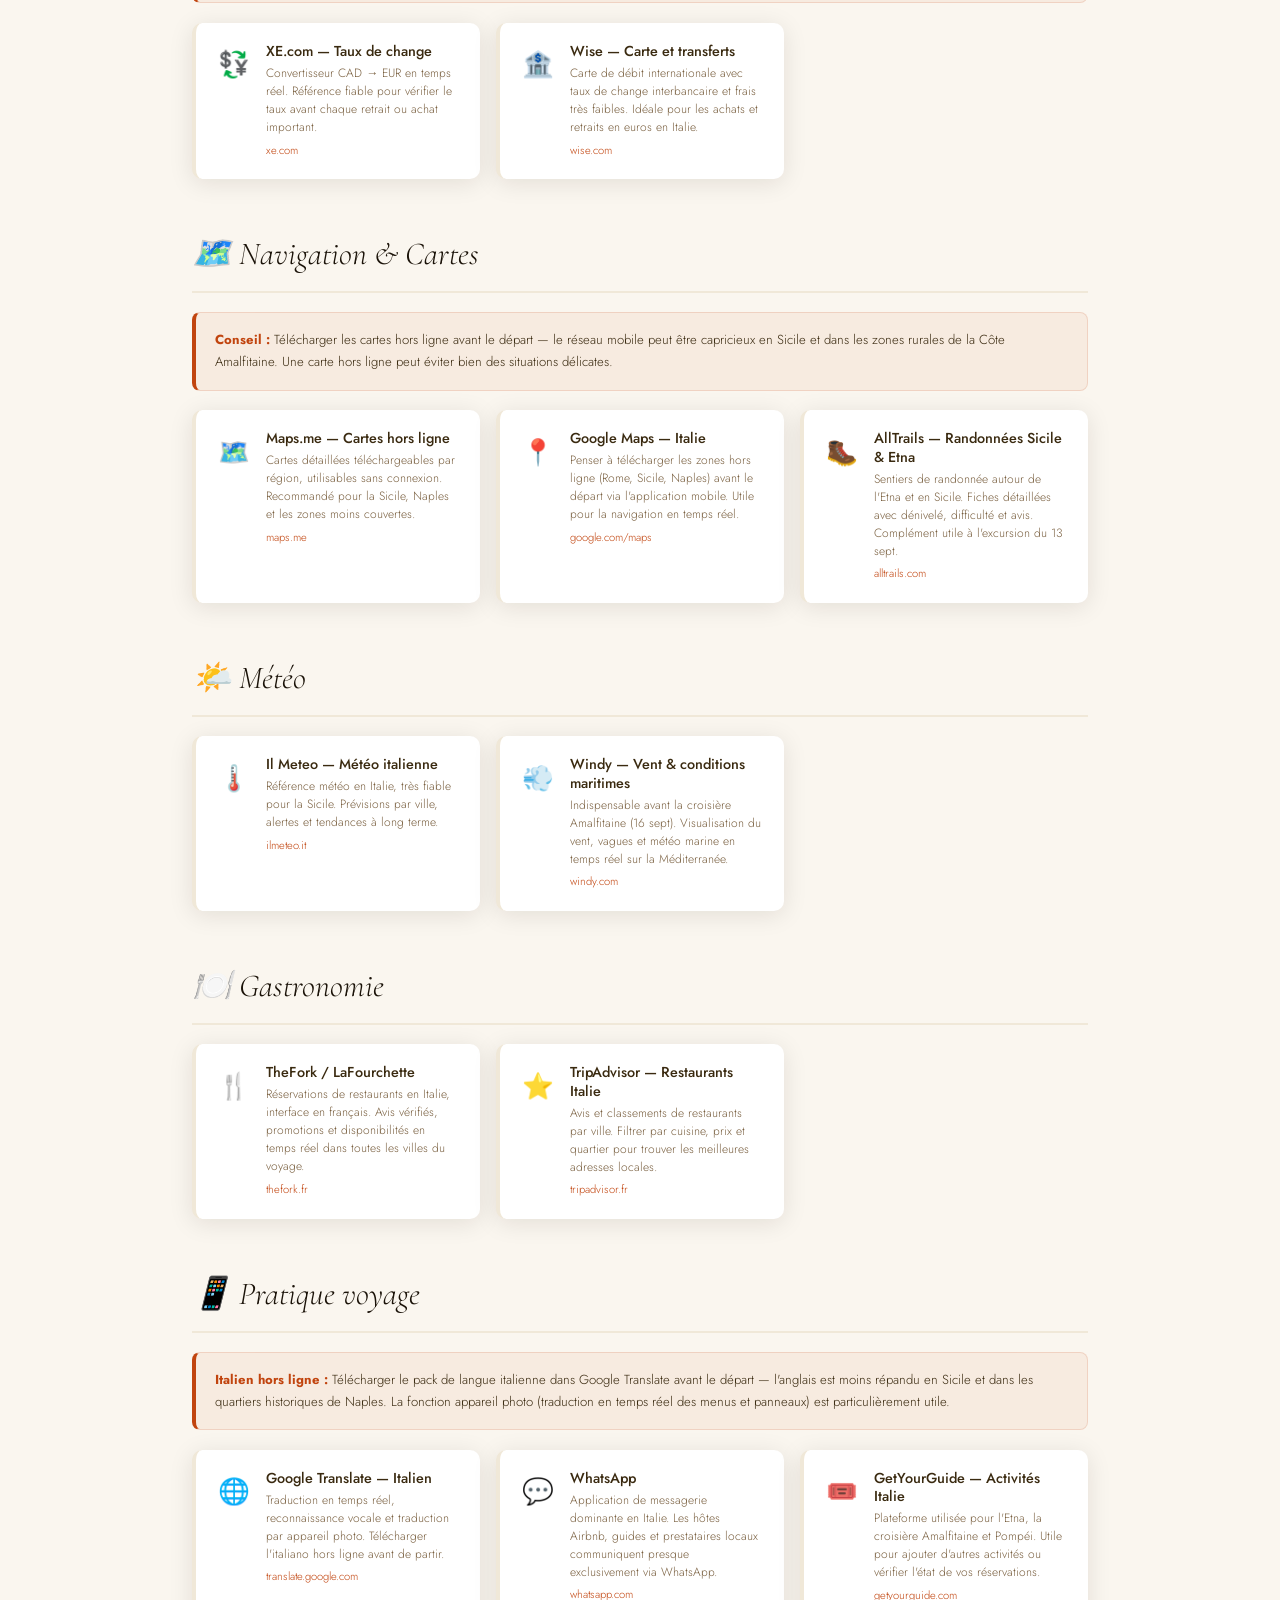
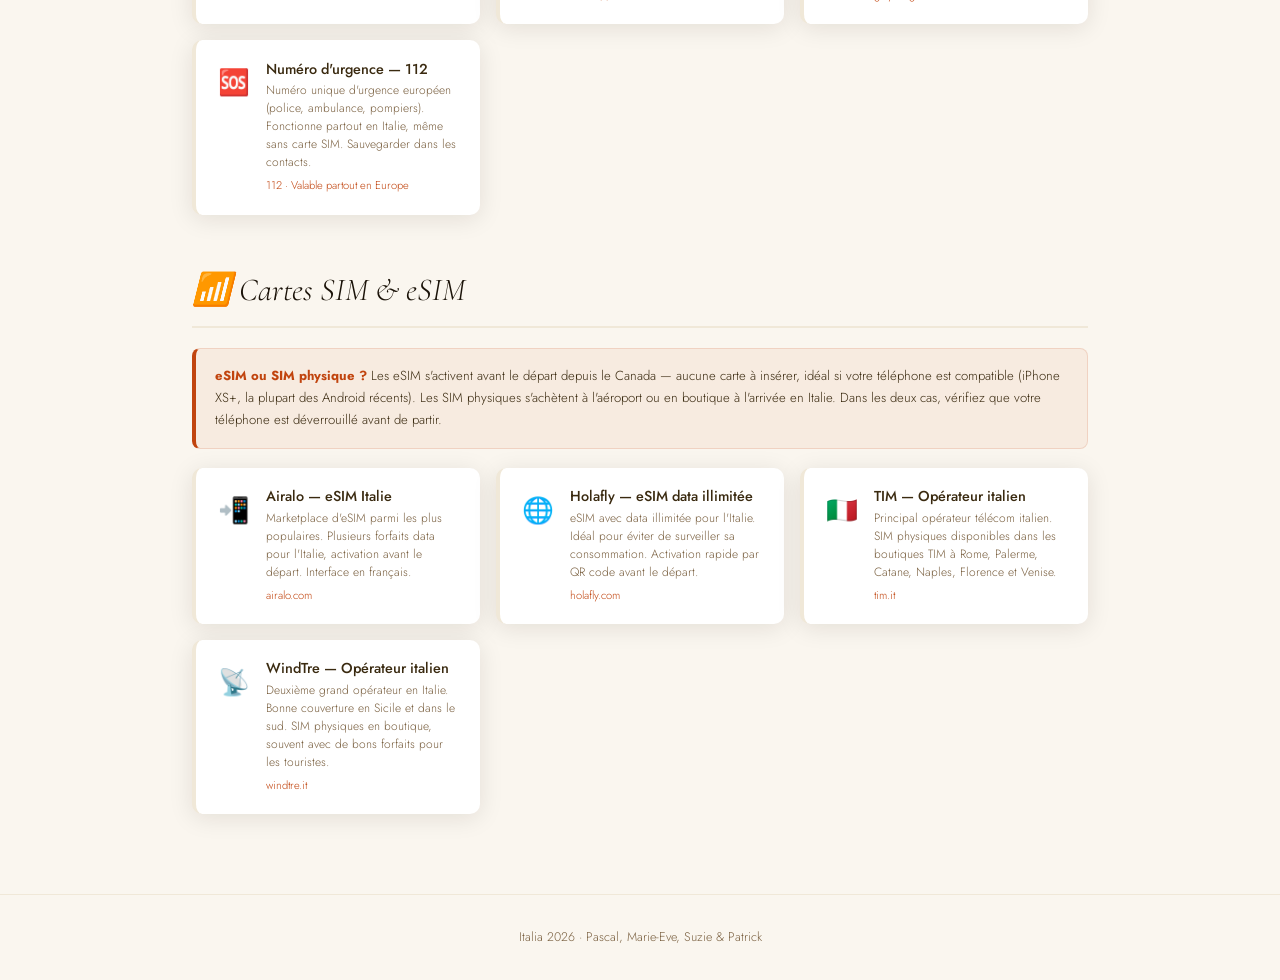
<file: ressources.html>
<!DOCTYPE html>
<html lang="fr">
<head>
  <meta charset="UTF-8" />
  <meta name="viewport" content="width=device-width, initial-scale=1.0" />
  <title>Ressources — Italia 2026</title>
  <link rel="preconnect" href="https://fonts.googleapis.com" />
  <link rel="preconnect" href="https://fonts.gstatic.com" crossorigin />
  <link href="https://fonts.googleapis.com/css2?family=Cormorant+Garamond:ital,wght@0,300;0,400;0,600;1,300;1,400&family=Jost:wght@300;400;500&display=swap" rel="stylesheet" />

  <style>
    :root {
      --terracotta: #C1440E;
      --terracotta-light: #E8622A;
      --gold: #C9963A;
      --gold-light: #E8B86D;
      --cream: #FAF6EF;
      --cream-dark: #F0E8D8;
      --dark: #1A1208;
      --dark-mid: #2E2010;
      --text: #3A2A10;
      --text-light: #7A6040;
      --white: #FFFFFF;
      --font-display: 'Cormorant Garamond', Georgia, serif;
      --font-body: 'Jost', sans-serif;
      --shadow: 0 4px 24px rgba(26,18,8,0.10);
    }

    *, *::before, *::after { box-sizing: border-box; margin: 0; padding: 0; }
    html { scroll-behavior: smooth; }
    body {
      background: var(--cream);
      color: var(--text);
      font-family: var(--font-body);
      font-weight: 300;
      line-height: 1.7;
      overflow-x: hidden;
    }

    /* ── Navigation ── */
    .nav {
      position: fixed;
      top: 0; left: 0; right: 0;
      z-index: 1000;
      display: flex;
      align-items: center;
      justify-content: space-between;
      padding: 1.2rem 3rem;
      background: rgba(26,18,8,0.97);
      backdrop-filter: blur(12px);
      border-bottom: 1px solid rgba(201,150,58,0.2);
    }
    .nav-logo {
      font-family: var(--font-display);
      font-size: 1.4rem;
      font-weight: 600;
      color: var(--gold-light);
      letter-spacing: 0.05em;
      text-decoration: none;
    }
    .nav-links {
      list-style: none;
      display: flex;
      gap: 2rem;
    }
    .nav-links a {
      text-decoration: none;
      color: rgba(250,246,239,0.7);
      font-size: 0.8rem;
      font-weight: 400;
      letter-spacing: 0.12em;
      text-transform: uppercase;
      transition: color 0.3s;
    }
    .nav-links a:hover, .nav-links a.active { color: var(--gold-light); }

    /* ── En-tête ── */
    .page-header {
      margin-top: 68px;
      background: var(--dark);
      padding: 3rem 3rem 2rem;
      border-bottom: 1px solid rgba(201,150,58,0.15);
    }
    .page-header h1 {
      font-family: var(--font-display);
      font-size: clamp(2.2rem, 5vw, 3.5rem);
      font-weight: 300;
      font-style: italic;
      color: var(--cream);
    }
    .page-header h1::after {
      content: '';
      display: block;
      width: 60px;
      height: 2px;
      background: var(--gold);
      margin-top: 0.8rem;
    }
    .page-header p {
      color: rgba(250,246,239,0.6);
      font-size: 0.85rem;
      letter-spacing: 0.08em;
      margin-top: 0.8rem;
    }

    /* ── Contenu ── */
    .main-content {
      max-width: 960px;
      margin: 0 auto;
      padding: 3rem 2rem 5rem;
    }

    /* ── Section titre ── */
    .section-titre {
      font-family: var(--font-display);
      font-size: 2rem;
      font-weight: 300;
      font-style: italic;
      color: var(--dark);
      margin: 3rem 0 1.2rem;
      padding-bottom: 0.6rem;
      border-bottom: 2px solid var(--cream-dark);
      display: flex;
      align-items: center;
      gap: 0.8rem;
    }
    .section-titre:first-child { margin-top: 0; }

    /* ── Grille de liens ── */
    .links-grid {
      display: grid;
      grid-template-columns: repeat(auto-fill, minmax(280px, 1fr));
      gap: 1rem;
    }

    /* ── Carte de lien ── */
    .link-card {
      background: var(--white);
      border-radius: 10px;
      box-shadow: var(--shadow);
      padding: 1.2rem 1.4rem;
      text-decoration: none;
      color: var(--text);
      display: flex;
      align-items: flex-start;
      gap: 1rem;
      border-left: 4px solid var(--cream-dark);
      transition: box-shadow 0.2s, border-left-color 0.2s, transform 0.15s;
    }
    .link-card:hover {
      box-shadow: 0 6px 32px rgba(26,18,8,0.14);
      border-left-color: var(--terracotta);
      transform: translateY(-2px);
    }
    .link-icon {
      font-size: 1.6rem;
      flex-shrink: 0;
      margin-top: 0.1rem;
    }
    .link-body {}
    .link-titre {
      font-size: 0.9rem;
      font-weight: 500;
      color: var(--text);
      line-height: 1.3;
    }
    .link-desc {
      font-size: 0.75rem;
      color: var(--text-light);
      margin-top: 0.2rem;
      line-height: 1.5;
    }
    .link-url {
      font-size: 0.7rem;
      color: var(--terracotta);
      margin-top: 0.3rem;
      display: block;
      word-break: break-all;
    }

    /* ── Alerte grève ── */
    .alerte {
      background: rgba(201,150,58,0.08);
      border: 1px solid rgba(201,150,58,0.3);
      border-left: 4px solid var(--gold);
      border-radius: 8px;
      padding: 1rem 1.2rem;
      margin-bottom: 1.2rem;
      font-size: 0.82rem;
      color: var(--text);
    }
    .alerte strong { color: #7a5c00; }

    /* ── Note consulaire ── */
    .note-consulaire {
      background: rgba(193,68,14,0.06);
      border: 1px solid rgba(193,68,14,0.15);
      border-left: 4px solid var(--terracotta);
      border-radius: 8px;
      padding: 1rem 1.2rem;
      margin-bottom: 1.2rem;
      font-size: 0.82rem;
      color: var(--text);
    }
    .note-consulaire strong { color: var(--terracotta); }

    /* ── Footer ── */
    .footer {
      text-align: center;
      padding: 2rem;
      font-size: 0.78rem;
      color: var(--text-light);
      border-top: 1px solid var(--cream-dark);
    }

    /* ── Note pratique ── */
    .note-pratique {
      background: rgba(193,68,14,0.06);
      border: 1px solid rgba(193,68,14,0.15);
      border-left: 4px solid var(--terracotta);
      border-radius: 8px;
      padding: 1rem 1.2rem;
      margin-bottom: 1.2rem;
      font-size: 0.82rem;
      color: var(--text);
    }
    .note-pratique strong { color: var(--terracotta); }

    /* ── Hamburger ── */
    .nav-hamburger {
      display: none;
      flex-direction: column;
      justify-content: center;
      gap: 5px;
      background: none;
      border: none;
      cursor: pointer;
      padding: 4px;
    }
    .nav-hamburger span {
      display: block;
      width: 24px;
      height: 2px;
      background: var(--gold-light);
      border-radius: 2px;
      transition: transform 0.3s ease, opacity 0.3s ease;
      transform-origin: center;
    }
    .nav-hamburger.open span:nth-child(1) { transform: translateY(7px) rotate(45deg); }
    .nav-hamburger.open span:nth-child(2) { opacity: 0; transform: scaleX(0); }
    .nav-hamburger.open span:nth-child(3) { transform: translateY(-7px) rotate(-45deg); }

    @media (max-width: 640px) {
      .nav { padding: 1rem 1.2rem; }
      .nav-hamburger { display: flex; }
      .nav-links {
        display: none;
        flex-direction: column;
        gap: 0;
        position: absolute;
        top: 100%;
        left: 0; right: 0;
        background: rgba(26,18,8,0.98);
        border-bottom: 1px solid rgba(201,150,58,0.2);
        backdrop-filter: blur(12px);
        padding: 0.5rem 0 1rem;
      }
      .nav-links.open { display: flex; }
      .nav-links li { width: 100%; }
      .nav-links a {
        display: block;
        padding: 0.75rem 1.5rem;
        border-bottom: 1px solid rgba(201,150,58,0.1);
        font-size: 0.85rem;
      }
      .nav-links li:last-child a { border-bottom: none; }
      .page-header { padding: 2rem 1.2rem 1.5rem; }
      .main-content { padding: 2rem 1rem 3rem; }
      .links-grid { grid-template-columns: 1fr; }
    }
  </style>
</head>
<body>

  <!-- Navigation -->
  <nav class="nav">
    <div class="nav-logo">🇮🇹 Italia</div>
    <button class="nav-hamburger" aria-label="Menu" onclick="toggleNav(this)">
      <span></span><span></span><span></span>
    </button>
    <ul class="nav-links" id="nav-links">
      <li><a href="index.html">Accueil</a></li>
      <li><a href="itineraire.html">Itinéraire</a></li>
      <li><a href="carte.html">Carte</a></li>
      <li><a href="checklist.html">Bagages</a></li>
      <li><a href="reservations.html">Réservations</a></li>
      <li><a href="ressources.html" class="active">Ressources</a></li>
      <li><a href="photos.html">Photos</a></li>
      <li><a href="#">Budget à venir…</a></li>
    </ul>
  </nav>

  <!-- En-tête -->
  <div class="page-header">
    <h1>Ressources</h1>
    <p>Liens utiles pour préparer et vivre le voyage</p>
  </div>

  <div class="main-content">

    <!-- ══════════════════════════════
         GOUVERNEMENT CANADIEN
    ══════════════════════════════ -->
    <h2 class="section-titre">🍁 Gouvernement du Canada</h2>

    <div class="links-grid">

      <a class="link-card" href="https://voyage.gc.ca/destinations/italie" target="_blank">
        <div class="link-icon">📋</div>
        <div class="link-body">
          <div class="link-titre">Conseils aux voyageurs — Italie</div>
          <div class="link-desc">Avertissements officiels, exigences d'entrée, santé et sécurité pour l'Italie.</div>
          <span class="link-url">voyage.gc.ca</span>
        </div>
      </a>

      <a class="link-card" href="https://voyage.gc.ca/" target="_blank">
        <div class="link-icon">🌐</div>
        <div class="link-body">
          <div class="link-titre">Voyage.gc.ca</div>
          <div class="link-desc">Portail officiel de voyage du gouvernement canadien — documents, passeports, inscriptions.</div>
          <span class="link-url">voyage.gc.ca</span>
        </div>
      </a>

      <a class="link-card" href="https://voyage.gc.ca/assistance/ambassades-consulats/italie" target="_blank">
        <div class="link-icon">🏛️</div>
        <div class="link-body">
          <div class="link-titre">Ambassades et consulats canadiens en Italie</div>
          <div class="link-desc">Liste complète des représentations canadiennes en Italie avec coordonnées.</div>
          <span class="link-url">voyage.gc.ca</span>
        </div>
      </a>

    </div>

    <!-- ══════════════════════════════
         AMBASSADES & CONSULATS
    ══════════════════════════════ -->
    <h2 class="section-titre">🏛️ Ambassades & Consulats canadiens</h2>

    <div class="note-consulaire">
      <strong>Important :</strong> L'ambassade principale est à Rome. Le consulat de Milan couvre le nord de l'Italie (Vénétie inclut Venise). Pour la Sicile (Palerme, Catane) et Naples, c'est l'ambassade de Rome qui est compétente. L'aide d'urgence est disponible 24h/24.
    </div>

    <div class="links-grid">

      <a class="link-card" href="https://www.international.gc.ca/country-pays/italy-italie/rome.aspx?lang=fra" target="_blank">
        <div class="link-icon">🇨🇦</div>
        <div class="link-body">
          <div class="link-titre">Ambassade du Canada — Rome</div>
          <div class="link-desc">Via Zara, 30 · Rome. Compétente pour Rome, Naples, Palerme, Catane et toute l'Italie centrale et méridionale.</div>
          <span class="link-url">international.gc.ca</span>
        </div>
      </a>

      <a class="link-card" href="https://www.international.gc.ca/country-pays/italy-italie/milan.aspx?lang=fra" target="_blank">
        <div class="link-icon">📞</div>
        <div class="link-body">
          <div class="link-titre">Consulat du Canada — Milan</div>
          <div class="link-desc">Via Verziere 11, Milan. Couvre la Lombardie, Vénétie (Venise) et le nord de l'Italie. Lun–ven 9h–13h.</div>
          <span class="link-url">international.gc.ca</span>
        </div>
      </a>

    </div>

    <!-- ══════════════════════════════
         TRAINS
    ══════════════════════════════ -->
    <h2 class="section-titre">🚆 Compagnies de train</h2>

    <div class="alerte">
      <strong>⚠️ Grèves en Italie :</strong> Les grèves ferroviaires sont fréquentes en Italie. En cas de grève, des services minimums sont garantis de 7h à 10h et de 18h à 21h. Vérifiez toujours l'état du trafic avant de vous déplacer sur le site de Trenitalia ou Italo.
    </div>

    <div class="links-grid">

      <a class="link-card" href="https://www.trenitalia.com" target="_blank">
        <div class="link-icon">🚄</div>
        <div class="link-body">
          <div class="link-titre">Trenitalia</div>
          <div class="link-desc">Compagnie nationale italienne. Frecciarossa (TGV), Intercity et trains régionaux. Réservations et horaires.</div>
          <span class="link-url">trenitalia.com</span>
        </div>
      </a>

      <a class="link-card" href="https://www.italotreno.it" target="_blank">
        <div class="link-icon">🚅</div>
        <div class="link-body">
          <div class="link-titre">Italo Treno</div>
          <div class="link-desc">Compagnie privée à grande vitesse. Alternative à Trenitalia sur les axes Rome–Florence–Naples. Souvent moins affecté par les grèves.</div>
          <span class="link-url">italotreno.it</span>
        </div>
      </a>

      <a class="link-card" href="http://www.viaggiatreno.it" target="_blank">
        <div class="link-icon">📡</div>
        <div class="link-body">
          <div class="link-titre">ViaggiaTreno — État du trafic</div>
          <div class="link-desc">Suivi en temps réel des trains Trenitalia. Indispensable en cas de doute sur retards ou annulations.</div>
          <span class="link-url">viaggiatreno.it</span>
        </div>
      </a>

      <a class="link-card" href="https://www.thetrainline.com/fr" target="_blank">
        <div class="link-icon">🎫</div>
        <div class="link-body">
          <div class="link-titre">Trainline</div>
          <div class="link-desc">Agrégateur pratique pour comparer et réserver Trenitalia et Italo en un seul endroit, en français.</div>
          <span class="link-url">thetrainline.com</span>
        </div>
      </a>

    </div>

    <!-- ══════════════════════════════
         GOUVERNEMENT ITALIEN
    ══════════════════════════════ -->
    <h2 class="section-titre">🇮🇹 Gouvernement italien</h2>

    <div class="links-grid">

      <a class="link-card" href="https://www.esteri.it/en/" target="_blank">
        <div class="link-icon">🏛️</div>
        <div class="link-body">
          <div class="link-titre">Ministère des Affaires étrangères — Italie</div>
          <div class="link-desc">Informations officielles sur les exigences d'entrée, visas et formalités pour l'Italie.</div>
          <span class="link-url">esteri.it</span>
        </div>
      </a>

      <a class="link-card" href="https://www.salute.gov.it/portale/nuovocoronavirus/homeNuovoCoronavirus.jsp" target="_blank">
        <div class="link-icon">🏥</div>
        <div class="link-body">
          <div class="link-titre">Ministère de la Santé — Italie</div>
          <div class="link-desc">Informations sanitaires officielles pour les voyageurs, exigences de santé à l'entrée.</div>
          <span class="link-url">salute.gov.it</span>
        </div>
      </a>

      <a class="link-card" href="https://www.enit.it" target="_blank">
        <div class="link-icon">🌍</div>
        <div class="link-body">
          <div class="link-titre">ENIT — Tourisme Italie (officiel)</div>
          <div class="link-desc">Office national italien du tourisme. Ressources et informations pratiques pour visiter l'Italie.</div>
          <span class="link-url">enit.it</span>
        </div>
      </a>

    </div>

    <!-- ══════════════════════════════
         TOURISME PAR VILLE
    ══════════════════════════════ -->
    <h2 class="section-titre">🏙️ Tourisme par ville</h2>

    <div class="links-grid">

      <a class="link-card" href="https://www.turismoroma.it/fr" target="_blank">
        <div class="link-icon">🏛️</div>
        <div class="link-body">
          <div class="link-titre">Rome — Turismo Roma (officiel)</div>
          <div class="link-desc">Site officiel du tourisme de la Ville de Rome. Événements, itinéraires, musées, transports. Disponible en français.</div>
          <span class="link-url">turismoroma.it</span>
        </div>
      </a>

      <a class="link-card" href="https://www.feelflorence.it/fr" target="_blank">
        <div class="link-icon">🌿</div>
        <div class="link-body">
          <div class="link-titre">Florence — Feel Florence (officiel)</div>
          <div class="link-desc">Site officiel du tourisme de la Commune de Florence. Galerie des Offices, Duomo, Ponte Vecchio, activités et agenda culturel.</div>
          <span class="link-url">feelflorence.it</span>
        </div>
      </a>

      <a class="link-card" href="https://www.veneziaunica.it/fr" target="_blank">
        <div class="link-icon">🚣</div>
        <div class="link-body">
          <div class="link-titre">Venise — Venezia Unica (officiel)</div>
          <div class="link-desc">Plateforme officielle de Venise. Pass touristiques, vaporettos, musées, réservations. En français.</div>
          <span class="link-url">veneziaunica.it</span>
        </div>
      </a>

      <a class="link-card" href="https://www.naples.fr" target="_blank">
        <div class="link-icon">🍕</div>
        <div class="link-body">
          <div class="link-titre">Naples — Guide touristique</div>
          <div class="link-desc">Infos pratiques sur Naples : sites, musées, Pompéi, Côte Amalfitaine, restauration.</div>
          <span class="link-url">naples.fr</span>
        </div>
      </a>

      <a class="link-card" href="https://turismo.comune.palermo.it/" target="_blank">
        <div class="link-icon">🌊</div>
        <div class="link-body">
          <div class="link-titre">Palerme — Palermo Welcome (officiel)</div>
          <div class="link-desc">Portail officiel du tourisme de la Ville de Palerme. Sites historiques, culture arabo-normande, gastronomie sicilienne.</div>
          <span class="link-url">turismo.comune.palermo.it</span>
        </div>
      </a>

      <a class="link-card" href="https://www.visitsicily.info/fr/localita/catane/" target="_blank">
        <div class="link-icon">🌋</div>
        <div class="link-body">
          <div class="link-titre">Catane — Visit Sicily</div>
          <div class="link-desc">Guide touristique officiel de Catane. Etna, baroque sicilien, Taormine, plages et activités.</div>
          <span class="link-url">visitsicily.info</span>
        </div>
      </a>

      <a class="link-card" href="https://www.visitsicily.info/fr/" target="_blank">
        <div class="link-icon">🏝️</div>
        <div class="link-body">
          <div class="link-titre">Sicile — Visit Sicily (officiel)</div>
          <div class="link-desc">Site officiel du tourisme sicilien. Itinéraires, culture, nature, gastronomie. En français.</div>
          <span class="link-url">visitsicily.info</span>
        </div>
      </a>

      <a class="link-card" href="https://www.feelflorence.it/fr" target="_blank">
        <div class="link-icon">🎨</div>
        <div class="link-body">
          <div class="link-titre">Toscane — Feel Florence (officiel)</div>
          <div class="link-desc">Portail officiel du tourisme de la Commune et Ville Métropolitaine de Florence. Remplace l'ancien firenzeturismo.it.</div>
          <span class="link-url">feelflorence.it</span>
        </div>
      </a>

    </div>

    <!-- ══════════════════════════════
         TRANSPORTS LOCAUX
    ══════════════════════════════ -->
    <h2 class="section-titre">🚌 Transports locaux</h2>

    <div class="links-grid">

      <a class="link-card" href="https://www.romapass.it/fr/" target="_blank">
        <div class="link-icon">🎫</div>
        <div class="link-body">
          <div class="link-titre">Roma Pass</div>
          <div class="link-desc">Pass officiel de Rome : transports illimités (bus, métro, tram) + entrée gratuite ou réduite dans les musées. Disponible en 48h ou 72h.</div>
          <span class="link-url">romapass.it</span>
        </div>
      </a>

      <a class="link-card" href="https://www.trenitalia.com/fr/informations/app-trenitalia.html" target="_blank">
        <div class="link-icon">📱</div>
        <div class="link-body">
          <div class="link-titre">App Trenitalia</div>
          <div class="link-desc">Billets mobiles, horaires et suivi de train en temps réel. Indispensable pour le trajet Palerme → Catane et Naples → Rome.</div>
          <span class="link-url">trenitalia.com</span>
        </div>
      </a>

      <a class="link-card" href="https://www.italotreno.it" target="_blank">
        <div class="link-icon">📱</div>
        <div class="link-body">
          <div class="link-titre">App Italo Treno</div>
          <div class="link-desc">Alternative à Trenitalia sur l'axe Rome–Naples. Billets mobiles et notifications de retard. Utile pour Naples → Rome (18 sept).</div>
          <span class="link-url">italotreno.it</span>
        </div>
      </a>

      <a class="link-card" href="https://www.amt.ct.it" target="_blank">
        <div class="link-icon">🚌</div>
        <div class="link-body">
          <div class="link-titre">AMT Catania — Transports urbains</div>
          <div class="link-desc">Réseau de bus et métro de Catane. Horaires, lignes et titres de transport pour se déplacer en ville.</div>
          <span class="link-url">amt.ct.it</span>
        </div>
      </a>

      <a class="link-card" href="https://www.anm.it" target="_blank">
        <div class="link-icon">🚇</div>
        <div class="link-body">
          <div class="link-titre">ANM Napoli — Transports urbains</div>
          <div class="link-desc">Bus, métro, funiculaires et tramways de Naples. Horaires et plans de lignes pour se déplacer dans la ville.</div>
          <span class="link-url">anm.it</span>
        </div>
      </a>

      <a class="link-card" href="https://www.aeroporto.catania.it" target="_blank">
        <div class="link-icon">✈️</div>
        <div class="link-body">
          <div class="link-titre">Aéroport de Catane — Fontanarossa</div>
          <div class="link-desc">Informations sur les vols, compagnies et services de l'aéroport. Utile pour le vol Catane → Naples (15 sept).</div>
          <span class="link-url">aeroporto.catania.it</span>
        </div>
      </a>

    </div>

    <!-- ══════════════════════════════
         ARGENT & BANQUE
    ══════════════════════════════ -->
    <h2 class="section-titre">💶 Argent & Banque</h2>

    <div class="note-pratique">
      <strong>Pratique :</strong> Les distributeurs automatiques (Bancomat) sont répandus dans les grandes villes mais plus rares en Sicile rurale. Prévoir quelques euros en espèces pour les petits marchés, pourboires et transports locaux. Vérifier les frais de transaction à l'étranger de votre banque avant le départ.
    </div>

    <div class="links-grid">

      <a class="link-card" href="https://www.xe.com/fr/currencyconverter/convert/?Amount=1&From=CAD&To=EUR" target="_blank">
        <div class="link-icon">💱</div>
        <div class="link-body">
          <div class="link-titre">XE.com — Taux de change</div>
          <div class="link-desc">Convertisseur CAD → EUR en temps réel. Référence fiable pour vérifier le taux avant chaque retrait ou achat important.</div>
          <span class="link-url">xe.com</span>
        </div>
      </a>

      <a class="link-card" href="https://wise.com/fr/" target="_blank">
        <div class="link-icon">🏦</div>
        <div class="link-body">
          <div class="link-titre">Wise — Carte et transferts</div>
          <div class="link-desc">Carte de débit internationale avec taux de change interbancaire et frais très faibles. Idéale pour les achats et retraits en euros en Italie.</div>
          <span class="link-url">wise.com</span>
        </div>
      </a>

    </div>

    <!-- ══════════════════════════════
         NAVIGATION & CARTES
    ══════════════════════════════ -->
    <h2 class="section-titre">🗺️ Navigation & Cartes</h2>

    <div class="note-pratique">
      <strong>Conseil :</strong> Télécharger les cartes hors ligne avant le départ — le réseau mobile peut être capricieux en Sicile et dans les zones rurales de la Côte Amalfitaine. Une carte hors ligne peut éviter bien des situations délicates.
    </div>

    <div class="links-grid">

      <a class="link-card" href="https://fr.maps.me" target="_blank">
        <div class="link-icon">🗺️</div>
        <div class="link-body">
          <div class="link-titre">Maps.me — Cartes hors ligne</div>
          <div class="link-desc">Cartes détaillées téléchargeables par région, utilisables sans connexion. Recommandé pour la Sicile, Naples et les zones moins couvertes.</div>
          <span class="link-url">maps.me</span>
        </div>
      </a>

      <a class="link-card" href="https://www.google.com/maps/@41.9028,12.4964,7z" target="_blank">
        <div class="link-icon">📍</div>
        <div class="link-body">
          <div class="link-titre">Google Maps — Italie</div>
          <div class="link-desc">Penser à télécharger les zones hors ligne (Rome, Sicile, Naples) avant le départ via l'application mobile. Utile pour la navigation en temps réel.</div>
          <span class="link-url">google.com/maps</span>
        </div>
      </a>

      <a class="link-card" href="https://www.alltrails.com/fr" target="_blank">
        <div class="link-icon">🥾</div>
        <div class="link-body">
          <div class="link-titre">AllTrails — Randonnées Sicile & Etna</div>
          <div class="link-desc">Sentiers de randonnée autour de l'Etna et en Sicile. Fiches détaillées avec dénivelé, difficulté et avis. Complément utile à l'excursion du 13 sept.</div>
          <span class="link-url">alltrails.com</span>
        </div>
      </a>

    </div>

    <!-- ══════════════════════════════
         MÉTÉO
    ══════════════════════════════ -->
    <h2 class="section-titre">🌤️ Météo</h2>

    <div class="links-grid">

      <a class="link-card" href="https://www.ilmeteo.it" target="_blank">
        <div class="link-icon">🌡️</div>
        <div class="link-body">
          <div class="link-titre">Il Meteo — Météo italienne</div>
          <div class="link-desc">Référence météo en Italie, très fiable pour la Sicile. Prévisions par ville, alertes et tendances à long terme.</div>
          <span class="link-url">ilmeteo.it</span>
        </div>
      </a>

      <a class="link-card" href="https://www.windy.com/?43.8,12.6,6" target="_blank">
        <div class="link-icon">💨</div>
        <div class="link-body">
          <div class="link-titre">Windy — Vent & conditions maritimes</div>
          <div class="link-desc">Indispensable avant la croisière Amalfitaine (16 sept). Visualisation du vent, vagues et météo marine en temps réel sur la Méditerranée.</div>
          <span class="link-url">windy.com</span>
        </div>
      </a>

    </div>

    <!-- ══════════════════════════════
         GASTRONOMIE
    ══════════════════════════════ -->
    <h2 class="section-titre">🍽️ Gastronomie</h2>

    <div class="links-grid">

      <a class="link-card" href="https://www.thefork.fr" target="_blank">
        <div class="link-icon">🍴</div>
        <div class="link-body">
          <div class="link-titre">TheFork / LaFourchette</div>
          <div class="link-desc">Réservations de restaurants en Italie, interface en français. Avis vérifiés, promotions et disponibilités en temps réel dans toutes les villes du voyage.</div>
          <span class="link-url">thefork.fr</span>
        </div>
      </a>

      <a class="link-card" href="https://www.tripadvisor.fr/Restaurants-g187768-Italy.html" target="_blank">
        <div class="link-icon">⭐</div>
        <div class="link-body">
          <div class="link-titre">TripAdvisor — Restaurants Italie</div>
          <div class="link-desc">Avis et classements de restaurants par ville. Filtrer par cuisine, prix et quartier pour trouver les meilleures adresses locales.</div>
          <span class="link-url">tripadvisor.fr</span>
        </div>
      </a>

    </div>

    <!-- ══════════════════════════════
         PRATIQUE VOYAGE
    ══════════════════════════════ -->
    <h2 class="section-titre">📱 Pratique voyage</h2>

    <div class="note-pratique">
      <strong>Italien hors ligne :</strong> Télécharger le pack de langue italienne dans Google Translate avant le départ — l'anglais est moins répandu en Sicile et dans les quartiers historiques de Naples. La fonction appareil photo (traduction en temps réel des menus et panneaux) est particulièrement utile.
    </div>

    <div class="links-grid">

      <a class="link-card" href="https://translate.google.com/?sl=it&tl=fr&op=translate" target="_blank">
        <div class="link-icon">🌐</div>
        <div class="link-body">
          <div class="link-titre">Google Translate — Italien</div>
          <div class="link-desc">Traduction en temps réel, reconnaissance vocale et traduction par appareil photo. Télécharger l'italiano hors ligne avant de partir.</div>
          <span class="link-url">translate.google.com</span>
        </div>
      </a>

      <a class="link-card" href="https://www.whatsapp.com" target="_blank">
        <div class="link-icon">💬</div>
        <div class="link-body">
          <div class="link-titre">WhatsApp</div>
          <div class="link-desc">Application de messagerie dominante en Italie. Les hôtes Airbnb, guides et prestataires locaux communiquent presque exclusivement via WhatsApp.</div>
          <span class="link-url">whatsapp.com</span>
        </div>
      </a>

      <a class="link-card" href="https://www.getyourguide.com/italie-l237/" target="_blank">
        <div class="link-icon">🎟️</div>
        <div class="link-body">
          <div class="link-titre">GetYourGuide — Activités Italie</div>
          <div class="link-desc">Plateforme utilisée pour l'Etna, la croisière Amalfitaine et Pompéi. Utile pour ajouter d'autres activités ou vérifier l'état de vos réservations.</div>
          <span class="link-url">getyourguide.com</span>
        </div>
      </a>

      <a class="link-card" href="https://www.112.it" target="_blank">
        <div class="link-icon">🆘</div>
        <div class="link-body">
          <div class="link-titre">Numéro d'urgence — 112</div>
          <div class="link-desc">Numéro unique d'urgence européen (police, ambulance, pompiers). Fonctionne partout en Italie, même sans carte SIM. Sauvegarder dans les contacts.</div>
          <span class="link-url">112 · Valable partout en Europe</span>
        </div>
      </a>

    </div>

    <!-- ══════════════════════════════
         CARTES SIM & ESIM
    ══════════════════════════════ -->
    <h2 class="section-titre">📶 Cartes SIM & eSIM</h2>

    <div class="note-pratique">
      <strong>eSIM ou SIM physique ?</strong> Les eSIM s'activent avant le départ depuis le Canada — aucune carte à insérer, idéal si votre téléphone est compatible (iPhone XS+, la plupart des Android récents). Les SIM physiques s'achètent à l'aéroport ou en boutique à l'arrivée en Italie. Dans les deux cas, vérifiez que votre téléphone est déverrouillé avant de partir.
    </div>

    <div class="links-grid">

      <a class="link-card" href="https://www.airalo.com/fr/italy-esim" target="_blank">
        <div class="link-icon">📲</div>
        <div class="link-body">
          <div class="link-titre">Airalo — eSIM Italie</div>
          <div class="link-desc">Marketplace d'eSIM parmi les plus populaires. Plusieurs forfaits data pour l'Italie, activation avant le départ. Interface en français.</div>
          <span class="link-url">airalo.com</span>
        </div>
      </a>

      <a class="link-card" href="https://holafly.com/fr/esim/italie/" target="_blank">
        <div class="link-icon">🌐</div>
        <div class="link-body">
          <div class="link-titre">Holafly — eSIM data illimitée</div>
          <div class="link-desc">eSIM avec data illimitée pour l'Italie. Idéal pour éviter de surveiller sa consommation. Activation rapide par QR code avant le départ.</div>
          <span class="link-url">holafly.com</span>
        </div>
      </a>

      <a class="link-card" href="https://www.tim.it/assistenza/per-i-clienti/informazioni-e-guide/come-acquistare-una-sim" target="_blank">
        <div class="link-icon">🇮🇹</div>
        <div class="link-body">
          <div class="link-titre">TIM — Opérateur italien</div>
          <div class="link-desc">Principal opérateur télécom italien. SIM physiques disponibles dans les boutiques TIM à Rome, Palerme, Catane, Naples, Florence et Venise.</div>
          <span class="link-url">tim.it</span>
        </div>
      </a>

      <a class="link-card" href="https://www.windtre.it" target="_blank">
        <div class="link-icon">📡</div>
        <div class="link-body">
          <div class="link-titre">WindTre — Opérateur italien</div>
          <div class="link-desc">Deuxième grand opérateur en Italie. Bonne couverture en Sicile et dans le sud. SIM physiques en boutique, souvent avec de bons forfaits pour les touristes.</div>
          <span class="link-url">windtre.it</span>
        </div>
      </a>

    </div>

  </div>

  <footer class="footer">
    <p>Italia 2026 · Pascal, Marie-Eve, Suzie &amp; Patrick</p>
  </footer>

  <script src="js/main.js"></script>
</body>
</html>
</file>
<file: css/style.css>
/* ============================================
   ITALIA 2025 — Feuille de style principale
   ============================================ */

:root {
  --terracotta: #C1440E;
  --terracotta-light: #E8622A;
  --gold: #C9963A;
  --gold-light: #E8B86D;
  --cream: #FAF6EF;
  --cream-dark: #F0E8D8;
  --dark: #1A1208;
  --dark-mid: #2E2010;
  --text: #3A2A10;
  --text-light: #7A6040;
  --white: #FFFFFF;

  --font-display: 'Cormorant Garamond', Georgia, serif;
  --font-body: 'Jost', sans-serif;

  --radius: 4px;
  --shadow: 0 4px 24px rgba(26, 18, 8, 0.10);
  --shadow-hover: 0 8px 40px rgba(26, 18, 8, 0.18);
}

*, *::before, *::after {
  box-sizing: border-box;
  margin: 0;
  padding: 0;
}

html {
  scroll-behavior: smooth;
}

body {
  background-color: var(--cream);
  color: var(--text);
  font-family: var(--font-body);
  font-weight: 300;
  line-height: 1.7;
  overflow-x: hidden;
}

/* ============ NAVIGATION ============ */

.nav {
  position: fixed;
  top: 0;
  left: 0;
  right: 0;
  z-index: 100;
  display: flex;
  align-items: center;
  justify-content: space-between;
  padding: 1.2rem 3rem;
  background: rgba(26, 18, 8, 0.85);
  backdrop-filter: blur(12px);
  border-bottom: 1px solid rgba(201, 150, 58, 0.2);
}

.nav-logo {
  font-family: var(--font-display);
  font-size: 1.4rem;
  font-weight: 600;
  color: var(--gold-light);
  letter-spacing: 0.05em;
}

.nav-links {
  list-style: none;
  display: flex;
  gap: 2.5rem;
}

.nav-links a {
  text-decoration: none;
  color: rgba(250, 246, 239, 0.7);
  font-size: 0.8rem;
  font-weight: 400;
  letter-spacing: 0.12em;
  text-transform: uppercase;
  transition: color 0.3s;
}

.nav-links a:hover,
.nav-links a.active {
  color: var(--gold-light);
}

/* ============ HERO ============ */

.hero {
  position: relative;
  min-height: 100vh;
  display: flex;
  align-items: center;
  justify-content: center;
  overflow: hidden;
}

.hero-bg {
  position: absolute;
  inset: 0;
  background:
    radial-gradient(ellipse at 20% 50%, rgba(193, 68, 14, 0.25) 0%, transparent 60%),
    radial-gradient(ellipse at 80% 20%, rgba(201, 150, 58, 0.20) 0%, transparent 50%),
    radial-gradient(ellipse at 60% 80%, rgba(193, 68, 14, 0.15) 0%, transparent 50%),
    linear-gradient(160deg, #1A1208 0%, #2E1A08 40%, #1A1208 100%);
  z-index: 0;
}

/* Texture de grain subtile */
.hero-bg::after {
  content: '';
  position: absolute;
  inset: 0;
  background-image: url("data:image/svg+xml,%3Csvg viewBox='0 0 256 256' xmlns='http://www.w3.org/2000/svg'%3E%3Cfilter id='noise'%3E%3CfeTurbulence type='fractalNoise' baseFrequency='0.9' numOctaves='4' stitchTiles='stitch'/%3E%3C/filter%3E%3Crect width='100%25' height='100%25' filter='url(%23noise)' opacity='0.04'/%3E%3C/svg%3E");
  opacity: 0.4;
  mix-blend-mode: overlay;
}

.hero-content {
  position: relative;
  z-index: 1;
  text-align: center;
  padding: 2rem;
  animation: fadeUp 1.2s ease both;
}

.hero-eyebrow {
  font-family: var(--font-body);
  font-size: 0.75rem;
  font-weight: 400;
  letter-spacing: 0.25em;
  text-transform: uppercase;
  color: var(--gold);
  margin-bottom: 1.5rem;
  opacity: 0.9;
}

.hero-title {
  display: flex;
  flex-direction: column;
  align-items: center;
  gap: 0.5rem;
  margin-bottom: 2rem;
}

.hero-title-main {
  font-family: var(--font-display);
  font-size: clamp(5rem, 15vw, 11rem);
  font-weight: 300;
  font-style: italic;
  color: var(--cream);
  line-height: 0.9;
  letter-spacing: -0.02em;
}

.hero-title-sub {
  font-family: var(--font-body);
  font-size: clamp(0.65rem, 1.5vw, 0.85rem);
  font-weight: 300;
  letter-spacing: 0.2em;
  text-transform: uppercase;
  color: var(--gold-light);
  opacity: 0.8;
}

.hero-dates {
  font-family: var(--font-display);
  font-size: clamp(1.2rem, 3vw, 1.8rem);
  font-weight: 300;
  color: var(--gold-light);
  margin-bottom: 2rem;
  letter-spacing: 0.1em;
}

.hero-voyageurs {
  display: flex;
  align-items: center;
  justify-content: center;
  gap: 0.8rem;
  flex-wrap: wrap;
}

.voyageur {
  font-family: var(--font-display);
  font-size: 1.1rem;
  font-weight: 400;
  color: var(--cream);
  letter-spacing: 0.05em;
}

.sep {
  color: var(--terracotta-light);
  font-size: 0.9rem;
}

.divider {
  color: var(--gold);
  font-size: 1.2rem;
  opacity: 0.5;
  margin: 0 0.4rem;
}

.hero-scroll {
  position: absolute;
  bottom: 2.5rem;
  left: 50%;
  transform: translateX(-50%);
  color: var(--gold);
  font-size: 1.4rem;
  opacity: 0.6;
  animation: bounce 2s ease-in-out infinite;
  z-index: 1;
}

/* ============ SECTIONS ============ */

.container {
  max-width: 1000px;
  margin: 0 auto;
  padding: 0 2rem;
}

.section-title {
  font-family: var(--font-display);
  font-size: clamp(2rem, 5vw, 3rem);
  font-weight: 300;
  font-style: italic;
  color: var(--dark);
  text-align: center;
  margin-bottom: 3.5rem;
  position: relative;
}

.section-title::after {
  content: '';
  display: block;
  width: 60px;
  height: 2px;
  background: linear-gradient(90deg, var(--terracotta), var(--gold));
  margin: 1rem auto 0;
}

/* ============ TIMELINE ============ */

.apercu {
  padding: 6rem 0;
  background: var(--cream);
}

.timeline {
  display: flex;
  flex-direction: column;
  align-items: center;
  gap: 0;
}

.timeline-item {
  display: flex;
  flex-direction: column;
  align-items: center;
  gap: 0.5rem;
  width: 100%;
  max-width: 420px;
  animation: fadeUp 0.8s ease both;
}

.timeline-dot {
  width: 14px;
  height: 14px;
  border-radius: 50%;
  background: linear-gradient(135deg, var(--terracotta), var(--gold));
  border: 3px solid var(--cream);
  box-shadow: 0 0 0 2px var(--terracotta);
  flex-shrink: 0;
}

.dot-a { background: linear-gradient(135deg, var(--terracotta), var(--terracotta-light)); box-shadow: 0 0 0 2px var(--terracotta); }
.dot-b { background: linear-gradient(135deg, var(--gold), var(--gold-light)); box-shadow: 0 0 0 2px var(--gold); }

.timeline-date {
  font-size: 0.72rem;
  font-weight: 500;
  letter-spacing: 0.15em;
  text-transform: uppercase;
  color: var(--text-light);
}

.timeline-card {
  background: var(--white);
  border: 1px solid var(--cream-dark);
  border-radius: 8px;
  padding: 1.5rem 1.8rem;
  width: 100%;
  box-shadow: var(--shadow);
  transition: box-shadow 0.3s, transform 0.3s;
  text-align: center;
}

.timeline-card:hover {
  box-shadow: var(--shadow-hover);
  transform: translateY(-3px);
}

.card-a {
  border-top: 3px solid var(--terracotta);
}

.card-b {
  border-top: 3px solid var(--gold);
}

.timeline-icon {
  font-size: 2rem;
  margin-bottom: 0.5rem;
}

.timeline-card h3 {
  font-family: var(--font-display);
  font-size: 1.5rem;
  font-weight: 600;
  color: var(--dark);
  margin-bottom: 0.4rem;
}

.timeline-card p {
  font-size: 0.88rem;
  color: var(--text-light);
  margin-bottom: 0.8rem;
}

/* Timeline connector */
.timeline-item + .timeline-item::before,
.timeline-split + .timeline-item::before {
  display: none;
}

.timeline > * + * {
  margin-top: 1rem;
}

/* Split section */
.timeline-split {
  text-align: center;
  padding: 1rem 0;
  width: 100%;
}

.split-label {
  font-size: 0.72rem;
  font-weight: 500;
  letter-spacing: 0.15em;
  text-transform: uppercase;
  color: var(--terracotta);
  margin-bottom: 0.3rem;
}

.split-arrow {
  font-size: 1.1rem;
  color: var(--text-light);
  opacity: 0.5;
}

/* Duo layout */
.timeline-duo {
  display: grid;
  grid-template-columns: 1fr 1fr;
  gap: 1.5rem;
  width: 100%;
  max-width: 860px;
}

/* ============ BADGES ============ */

.badge {
  display: inline-block;
  font-size: 0.68rem;
  font-weight: 500;
  letter-spacing: 0.1em;
  text-transform: uppercase;
  padding: 0.25rem 0.75rem;
  border-radius: 20px;
}

.badge-groupe {
  background: rgba(193, 68, 14, 0.1);
  color: var(--terracotta);
  border: 1px solid rgba(193, 68, 14, 0.2);
}

.badge-couple-a {
  background: rgba(193, 68, 14, 0.08);
  color: var(--terracotta);
  border: 1px solid rgba(193, 68, 14, 0.15);
}

.badge-couple-b {
  background: rgba(201, 150, 58, 0.12);
  color: #8B6820;
  border: 1px solid rgba(201, 150, 58, 0.25);
}

/* ============ INFOS PRATIQUES ============ */

.infos {
  padding: 5rem 0;
  background: var(--dark);
}

.infos .section-title {
  color: var(--cream);
}

.infos-grid {
  display: grid;
  grid-template-columns: repeat(auto-fit, minmax(200px, 1fr));
  gap: 1.5rem;
}

.info-card {
  background: rgba(255, 255, 255, 0.05);
  border: 1px solid rgba(201, 150, 58, 0.15);
  border-radius: 8px;
  padding: 1.8rem;
  transition: background 0.3s, transform 0.3s;
}

.info-card:hover {
  background: rgba(255, 255, 255, 0.08);
  transform: translateY(-2px);
}

.info-card.highlight {
  border-color: rgba(193, 68, 14, 0.4);
  background: rgba(193, 68, 14, 0.08);
}

.info-icon {
  font-size: 1.8rem;
  margin-bottom: 0.8rem;
}

.info-card h4 {
  font-family: var(--font-body);
  font-size: 0.75rem;
  font-weight: 500;
  letter-spacing: 0.15em;
  text-transform: uppercase;
  color: var(--gold);
  margin-bottom: 0.5rem;
}

.info-card p,
.info-card li {
  font-size: 0.9rem;
  color: rgba(250, 246, 239, 0.65);
  line-height: 1.6;
}

.info-card ul {
  list-style: none;
  padding: 0;
}

.info-card ul li::before {
  content: '→ ';
  color: var(--terracotta-light);
}

/* ============ FOOTER ============ */

.footer {
  background: var(--dark-mid);
  border-top: 1px solid rgba(201, 150, 58, 0.1);
  text-align: center;
  padding: 2rem;
  font-size: 0.8rem;
  color: rgba(250, 246, 239, 0.35);
  letter-spacing: 0.1em;
}

/* ============ ANIMATIONS ============ */

@keyframes fadeUp {
  from {
    opacity: 0;
    transform: translateY(30px);
  }
  to {
    opacity: 1;
    transform: translateY(0);
  }
}

@keyframes bounce {
  0%, 100% { transform: translateX(-50%) translateY(0); }
  50% { transform: translateX(-50%) translateY(8px); }
}

/* ============ HAMBURGER ============ */

.nav-hamburger {
  display: none;
  flex-direction: column;
  justify-content: center;
  gap: 5px;
  background: none;
  border: none;
  cursor: pointer;
  padding: 4px;
  z-index: 200;
}

.nav-hamburger span {
  display: block;
  width: 24px;
  height: 2px;
  background: var(--gold-light);
  border-radius: 2px;
  transition: transform 0.3s ease, opacity 0.3s ease;
  transform-origin: center;
}

.nav-hamburger.open span:nth-child(1) {
  transform: translateY(7px) rotate(45deg);
}
.nav-hamburger.open span:nth-child(2) {
  opacity: 0;
  transform: scaleX(0);
}
.nav-hamburger.open span:nth-child(3) {
  transform: translateY(-7px) rotate(-45deg);
}

/* ============ RESPONSIVE ============ */

@media (max-width: 720px) {
  .nav {
    padding: 1rem 1.5rem;
  }

  .nav-hamburger {
    display: flex;
  }

  .nav-links {
    display: none;
    flex-direction: column;
    gap: 0;
    position: absolute;
    top: 100%;
    left: 0;
    right: 0;
    background: rgba(26, 18, 8, 0.98);
    border-bottom: 1px solid rgba(201, 150, 58, 0.2);
    backdrop-filter: blur(12px);
    padding: 0.5rem 0 1rem;
  }

  .nav-links.open {
    display: flex;
  }

  .nav-links li {
    width: 100%;
  }

  .nav-links a {
    display: block;
    padding: 0.8rem 2rem;
    font-size: 0.85rem;
    letter-spacing: 0.1em;
    border-bottom: 1px solid rgba(201, 150, 58, 0.07);
  }

  .nav-links li:last-child a {
    border-bottom: none;
  }

  .timeline-duo {
    grid-template-columns: 1fr;
  }

  .infos-grid {
    grid-template-columns: 1fr;
  }
}
</file>
